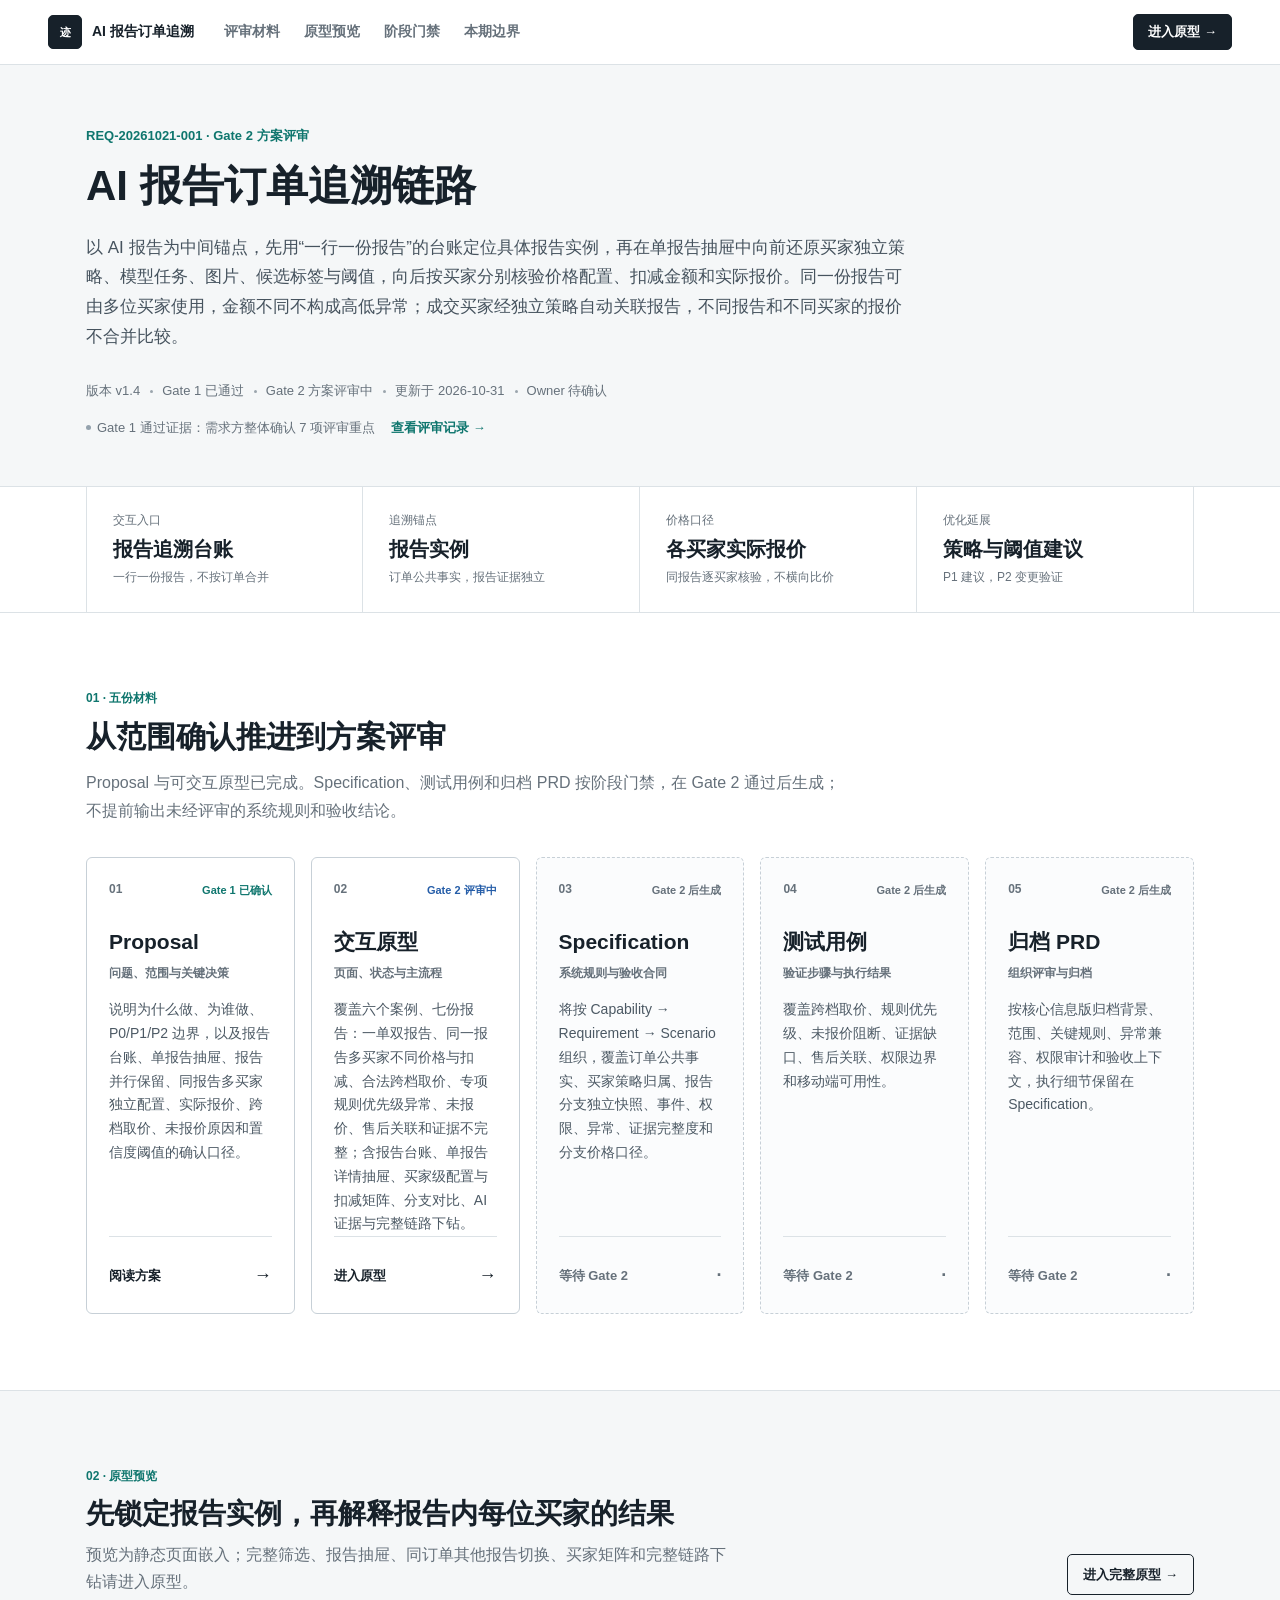
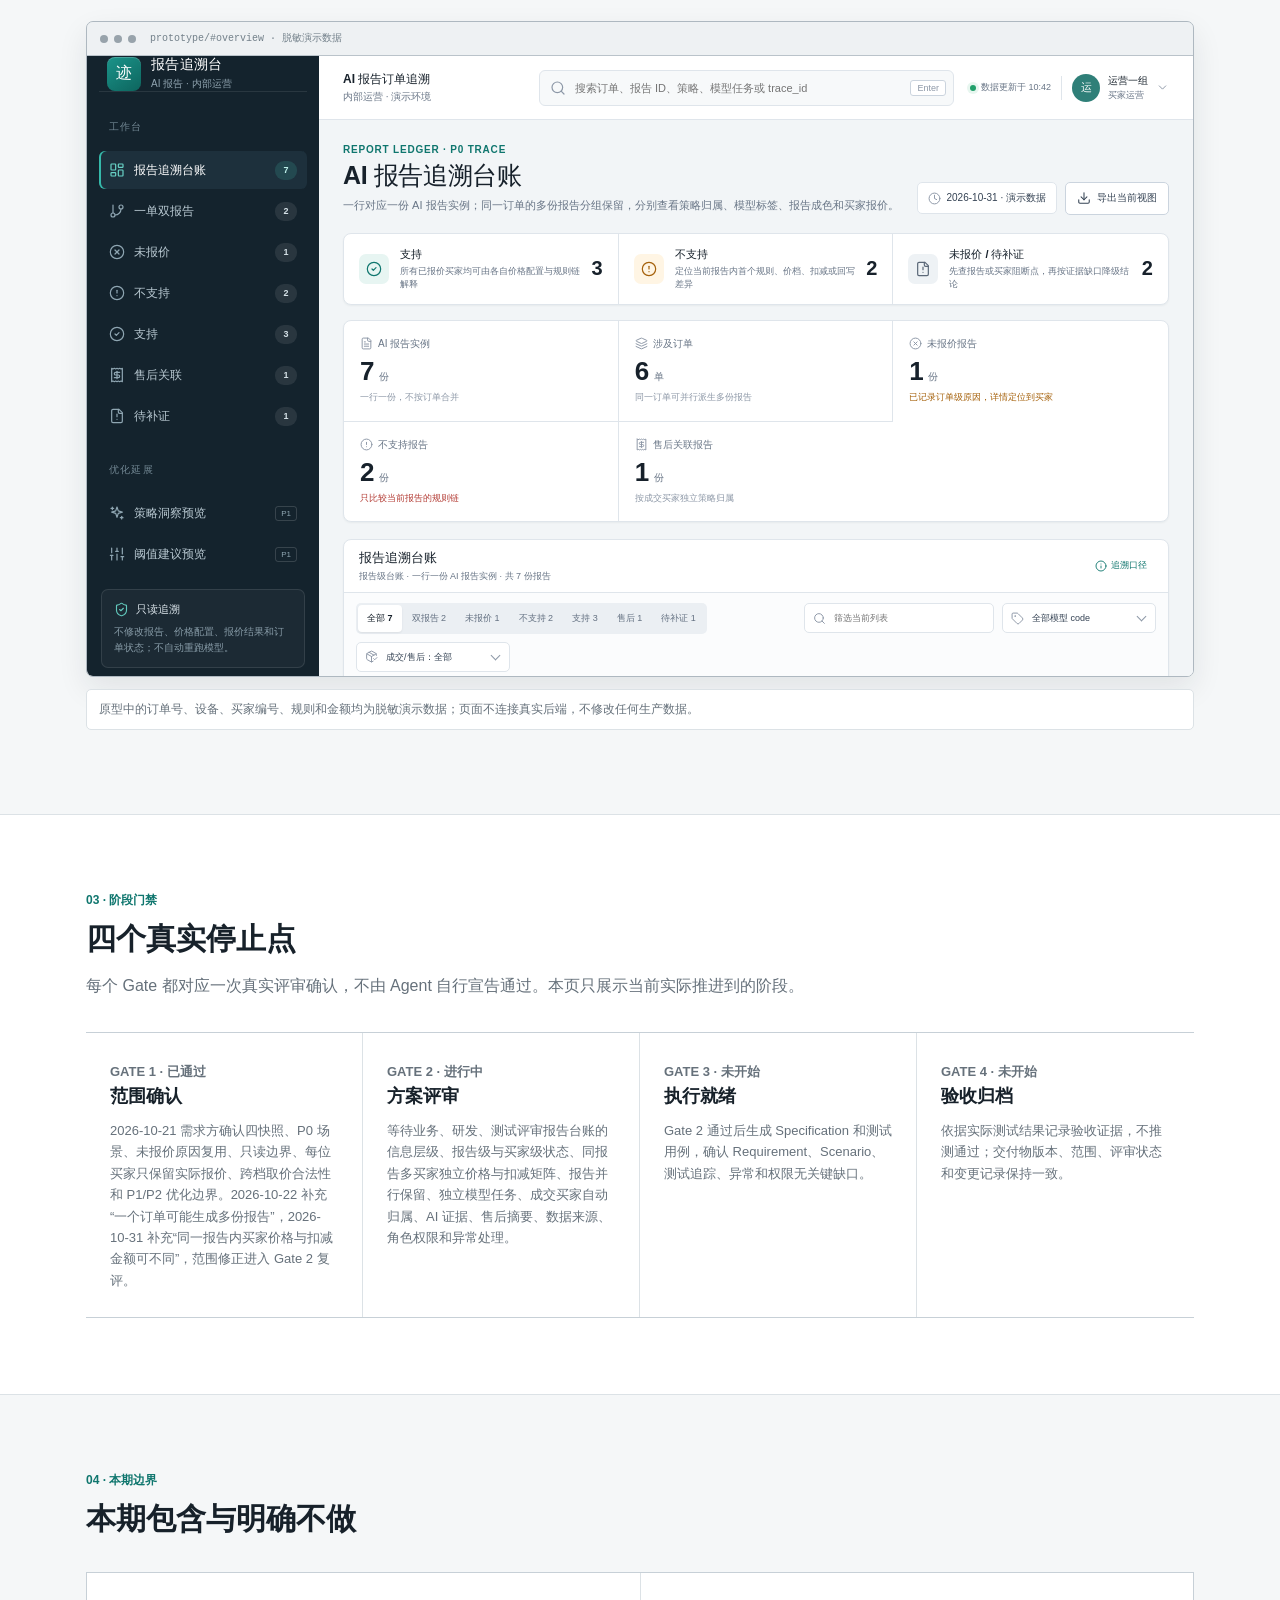
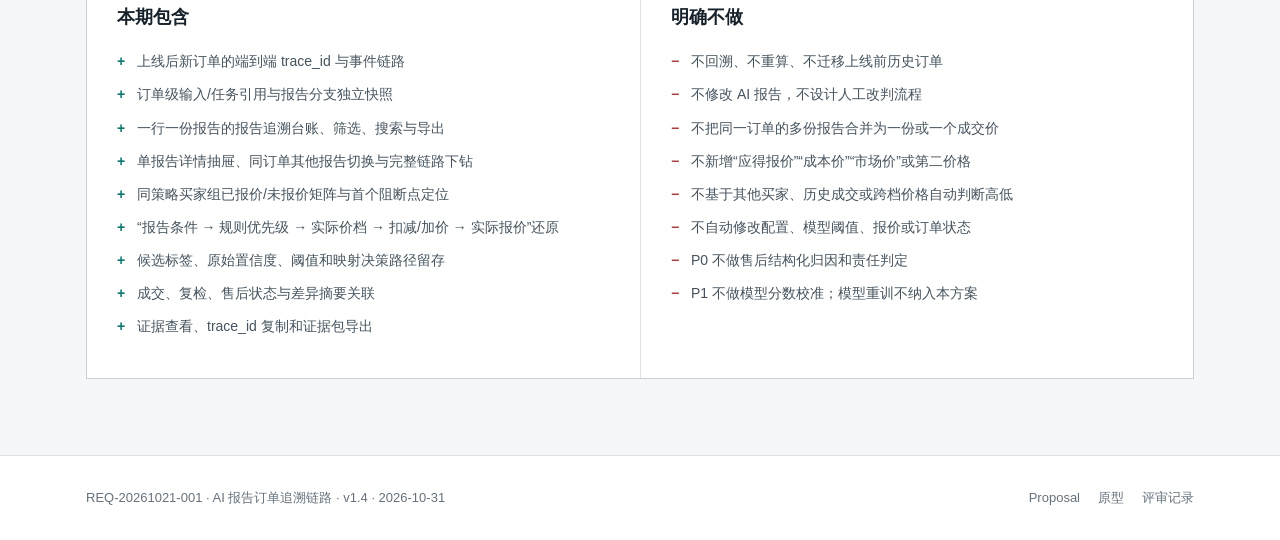
<file: index.html>
<!doctype html>
<html lang="zh-CN">
<head>
  <meta charset="utf-8">
  <meta name="viewport" content="width=device-width, initial-scale=1">
  <meta name="description" content="AI 报告订单追溯链路 Gate 2 产品评审站：以报告台账为入口，追溯同一订单多份 AI 报告的模型、标签、策略、买家报价、成交与售后。">
  <title>AI 报告订单追溯链路 | Gate 2 产品评审站</title>
  <link rel="icon" href="data:image/svg+xml,%3Csvg xmlns='http://www.w3.org/2000/svg' viewBox='0 0 64 64'%3E%3Crect width='64' height='64' rx='14' fill='%230f766e'/%3E%3Cpath d='M17 34h8l4-10 6 20 4-10h8' fill='none' stroke='white' stroke-width='4' stroke-linecap='round' stroke-linejoin='round'/%3E%3C/svg%3E">
  <link rel="stylesheet" href="assets/home.css">
</head>
<body>
  <header class="site-header">
    <div class="header-inner">
      <a class="brand" href="./"><span class="brand-mark">迹</span><span class="brand-label">AI 报告订单追溯</span></a>
      <nav class="header-nav" aria-label="页面目录">
        <a href="#materials">评审材料</a>
        <a href="#prototype-preview">原型预览</a>
        <a href="#review">阶段门禁</a>
        <a href="#scope">本期边界</a>
      </nav>
      <a class="header-action" href="prototype/">进入原型 →</a>
    </div>
  </header>

  <main>
    <section class="hero" id="overview">
      <div class="hero-inner">
        <p class="eyebrow">REQ-20261021-001 · Gate 2 方案评审</p>
        <h1>AI 报告订单追溯链路</h1>
        <p class="hero-summary">以 AI 报告为中间锚点，先用“一行一份报告”的台账定位具体报告实例，再在单报告抽屉中向前还原买家独立策略、模型任务、图片、候选标签与阈值，向后按买家分别核验价格配置、扣减金额和实际报价。同一份报告可由多位买家使用，金额不同不构成高低异常；成交买家经独立策略自动关联报告，不同报告和不同买家的报价不合并比较。</p>
        <div class="hero-meta"><span>版本 v1.4</span><span>Gate 1 已通过</span><span>Gate 2 方案评审中</span><span>更新于 2026-10-31</span><span>Owner 待确认</span></div>
        <div class="review-link-row"><span>Gate 1 通过证据：需求方整体确认 7 项评审重点</span><a href="review-record/">查看评审记录 →</a></div>
      </div>
    </section>

    <section class="facts" aria-label="项目关键结论">
      <div class="facts-inner">
        <div class="fact"><p class="fact-label">交互入口</p><p class="fact-value">报告追溯台账</p><p class="fact-note">一行一份报告，不按订单合并</p></div>
        <div class="fact"><p class="fact-label">追溯锚点</p><p class="fact-value">报告实例</p><p class="fact-note">订单公共事实，报告证据独立</p></div>
        <div class="fact"><p class="fact-label">价格口径</p><p class="fact-value">各买家实际报价</p><p class="fact-note">同报告逐买家核验，不横向比价</p></div>
        <div class="fact"><p class="fact-label">优化延展</p><p class="fact-value">策略与阈值建议</p><p class="fact-note">P1 建议，P2 变更验证</p></div>
      </div>
    </section>

    <section class="section" id="materials">
      <div class="section-head">
        <p class="section-index">01 · 五份材料</p>
        <h2>从范围确认推进到方案评审</h2>
        <p class="section-description">Proposal 与可交互原型已完成。Specification、测试用例和归档 PRD 按阶段门禁，在 Gate 2 通过后生成；不提前输出未经评审的系统规则和验收结论。</p>
      </div>
      <div class="artifact-grid">
        <a class="artifact proposal" href="proposal/">
          <div class="artifact-top"><span class="artifact-number">01</span><span class="artifact-status">Gate 1 已确认</span></div>
          <h3>Proposal</h3><p class="artifact-role">问题、范围与关键决策</p>
          <p class="artifact-description">说明为什么做、为谁做、P0/P1/P2 边界，以及报告台账、单报告抽屉、报告并行保留、同报告多买家独立配置、实际报价、跨档取价、未报价原因和置信度阈值的确认口径。</p>
          <div class="artifact-open"><span>阅读方案</span><span>→</span></div>
        </a>
        <a class="artifact prototype" href="prototype/">
          <div class="artifact-top"><span class="artifact-number">02</span><span class="artifact-status">Gate 2 评审中</span></div>
          <h3>交互原型</h3><p class="artifact-role">页面、状态与主流程</p>
          <p class="artifact-description">覆盖六个案例、七份报告：一单双报告、同一报告多买家不同价格与扣减、合法跨档取价、专项规则优先级异常、未报价、售后关联和证据不完整；含报告台账、单报告详情抽屉、买家级配置与扣减矩阵、分支对比、AI 证据与完整链路下钻。</p>
          <div class="artifact-open"><span>进入原型</span><span>→</span></div>
        </a>
        <div class="artifact specification disabled" aria-disabled="true">
          <div class="artifact-top"><span class="artifact-number">03</span><span class="artifact-status">Gate 2 后生成</span></div>
          <h3>Specification</h3><p class="artifact-role">系统规则与验收合同</p>
          <p class="artifact-description">将按 Capability → Requirement → Scenario 组织，覆盖订单公共事实、买家策略归属、报告分支独立快照、事件、权限、异常、证据完整度和分支价格口径。</p>
          <div class="artifact-open"><span>等待 Gate 2</span><span>·</span></div>
        </div>
        <div class="artifact test-cases disabled" aria-disabled="true">
          <div class="artifact-top"><span class="artifact-number">04</span><span class="artifact-status">Gate 2 后生成</span></div>
          <h3>测试用例</h3><p class="artifact-role">验证步骤与执行结果</p>
          <p class="artifact-description">覆盖跨档取价、规则优先级、未报价阻断、证据缺口、售后关联、权限边界和移动端可用性。</p>
          <div class="artifact-open"><span>等待 Gate 2</span><span>·</span></div>
        </div>
        <div class="artifact archive disabled" aria-disabled="true">
          <div class="artifact-top"><span class="artifact-number">05</span><span class="artifact-status">Gate 2 后生成</span></div>
          <h3>归档 PRD</h3><p class="artifact-role">组织评审与归档</p>
          <p class="artifact-description">按核心信息版归档背景、范围、关键规则、异常兼容、权限审计和验收上下文，执行细节保留在 Specification。</p>
          <div class="artifact-open"><span>等待 Gate 2</span><span>·</span></div>
        </div>
      </div>
    </section>

    <section class="preview-band" id="prototype-preview">
      <div class="preview-inner">
        <div class="preview-head">
          <div><p class="section-index">02 · 原型预览</p><h2>先锁定报告实例，再解释报告内每位买家的结果</h2><p>预览为静态页面嵌入；完整筛选、报告抽屉、同订单其他报告切换、买家矩阵和完整链路下钻请进入原型。</p></div>
          <a class="preview-link" href="prototype/">进入完整原型 →</a>
        </div>
        <div class="prototype-window" aria-label="原型预览窗口">
          <div class="window-bar"><span class="window-dot"></span><span class="window-dot"></span><span class="window-dot"></span><span class="window-address">prototype/#overview · 脱敏演示数据</span></div>
          <iframe src="prototype/#overview" title="AI 报告订单追溯链路原型预览" loading="lazy"></iframe>
        </div>
        <div class="reading-note">原型中的订单号、设备、买家编号、规则和金额均为脱敏演示数据；页面不连接真实后端，不修改任何生产数据。</div>
      </div>
    </section>

    <section class="section" id="review">
      <div class="section-head">
        <p class="section-index">03 · 阶段门禁</p>
        <h2>四个真实停止点</h2>
        <p class="section-description">每个 Gate 都对应一次真实评审确认，不由 Agent 自行宣告通过。本页只展示当前实际推进到的阶段。</p>
      </div>
      <div class="gate-list">
        <div class="gate">
          <p class="gate-step">GATE 1 · 已通过</p>
          <h3>范围确认</h3>
          <p>2026-10-21 需求方确认四快照、P0 场景、未报价原因复用、只读边界、每位买家只保留实际报价、跨档取价合法性和 P1/P2 优化边界。2026-10-22 补充“一个订单可能生成多份报告”，2026-10-31 补充“同一报告内买家价格与扣减金额可不同”，范围修正进入 Gate 2 复评。</p>
        </div>
        <div class="gate">
          <p class="gate-step">GATE 2 · 进行中</p>
          <h3>方案评审</h3>
          <p>等待业务、研发、测试评审报告台账的信息层级、报告级与买家级状态、同报告多买家独立价格与扣减矩阵、报告并行保留、独立模型任务、成交买家自动归属、AI 证据、售后摘要、数据来源、角色权限和异常处理。</p>
        </div>
        <div class="gate">
          <p class="gate-step">GATE 3 · 未开始</p>
          <h3>执行就绪</h3>
          <p>Gate 2 通过后生成 Specification 和测试用例，确认 Requirement、Scenario、测试追踪、异常和权限无关键缺口。</p>
        </div>
        <div class="gate">
          <p class="gate-step">GATE 4 · 未开始</p>
          <h3>验收归档</h3>
          <p>依据实际测试结果记录验收证据，不推测通过；交付物版本、范围、评审状态和变更记录保持一致。</p>
        </div>
      </div>
    </section>

    <section class="scope-band" id="scope">
      <div class="section">
        <div class="section-head">
          <p class="section-index">04 · 本期边界</p>
          <h2>本期包含与明确不做</h2>
        </div>
        <div class="scope-grid">
          <div class="scope-column include">
            <h3>本期包含</h3>
            <ul>
              <li>上线后新订单的端到端 trace_id 与事件链路</li>
              <li>订单级输入/任务引用与报告分支独立快照</li>
              <li>一行一份报告的报告追溯台账、筛选、搜索与导出</li>
              <li>单报告详情抽屉、同订单其他报告切换与完整链路下钻</li>
              <li>同策略买家组已报价/未报价矩阵与首个阻断点定位</li>
              <li>“报告条件 → 规则优先级 → 实际价档 → 扣减/加价 → 实际报价”还原</li>
              <li>候选标签、原始置信度、阈值和映射决策路径留存</li>
              <li>成交、复检、售后状态与差异摘要关联</li>
              <li>证据查看、trace_id 复制和证据包导出</li>
            </ul>
          </div>
          <div class="scope-column exclude">
            <h3>明确不做</h3>
            <ul>
              <li>不回溯、不重算、不迁移上线前历史订单</li>
              <li>不修改 AI 报告，不设计人工改判流程</li>
              <li>不把同一订单的多份报告合并为一份或一个成交价</li>
              <li>不新增“应得报价”“成本价”“市场价”或第二价格</li>
              <li>不基于其他买家、历史成交或跨档价格自动判断高低</li>
              <li>不自动修改配置、模型阈值、报价或订单状态</li>
              <li>P0 不做售后结构化归因和责任判定</li>
              <li>P1 不做模型分数校准；模型重训不纳入本方案</li>
            </ul>
          </div>
        </div>
      </div>
    </section>
  </main>

  <footer class="site-footer">
    <div class="footer-inner">
      <span>REQ-20261021-001 · AI 报告订单追溯链路 · v1.4 · 2026-10-31</span>
      <div class="footer-links">
        <a href="proposal/">Proposal</a>
        <a href="prototype/">原型</a>
        <a href="review-record/">评审记录</a>
      </div>
    </div>
  </footer>
</body>
</html>
</file>
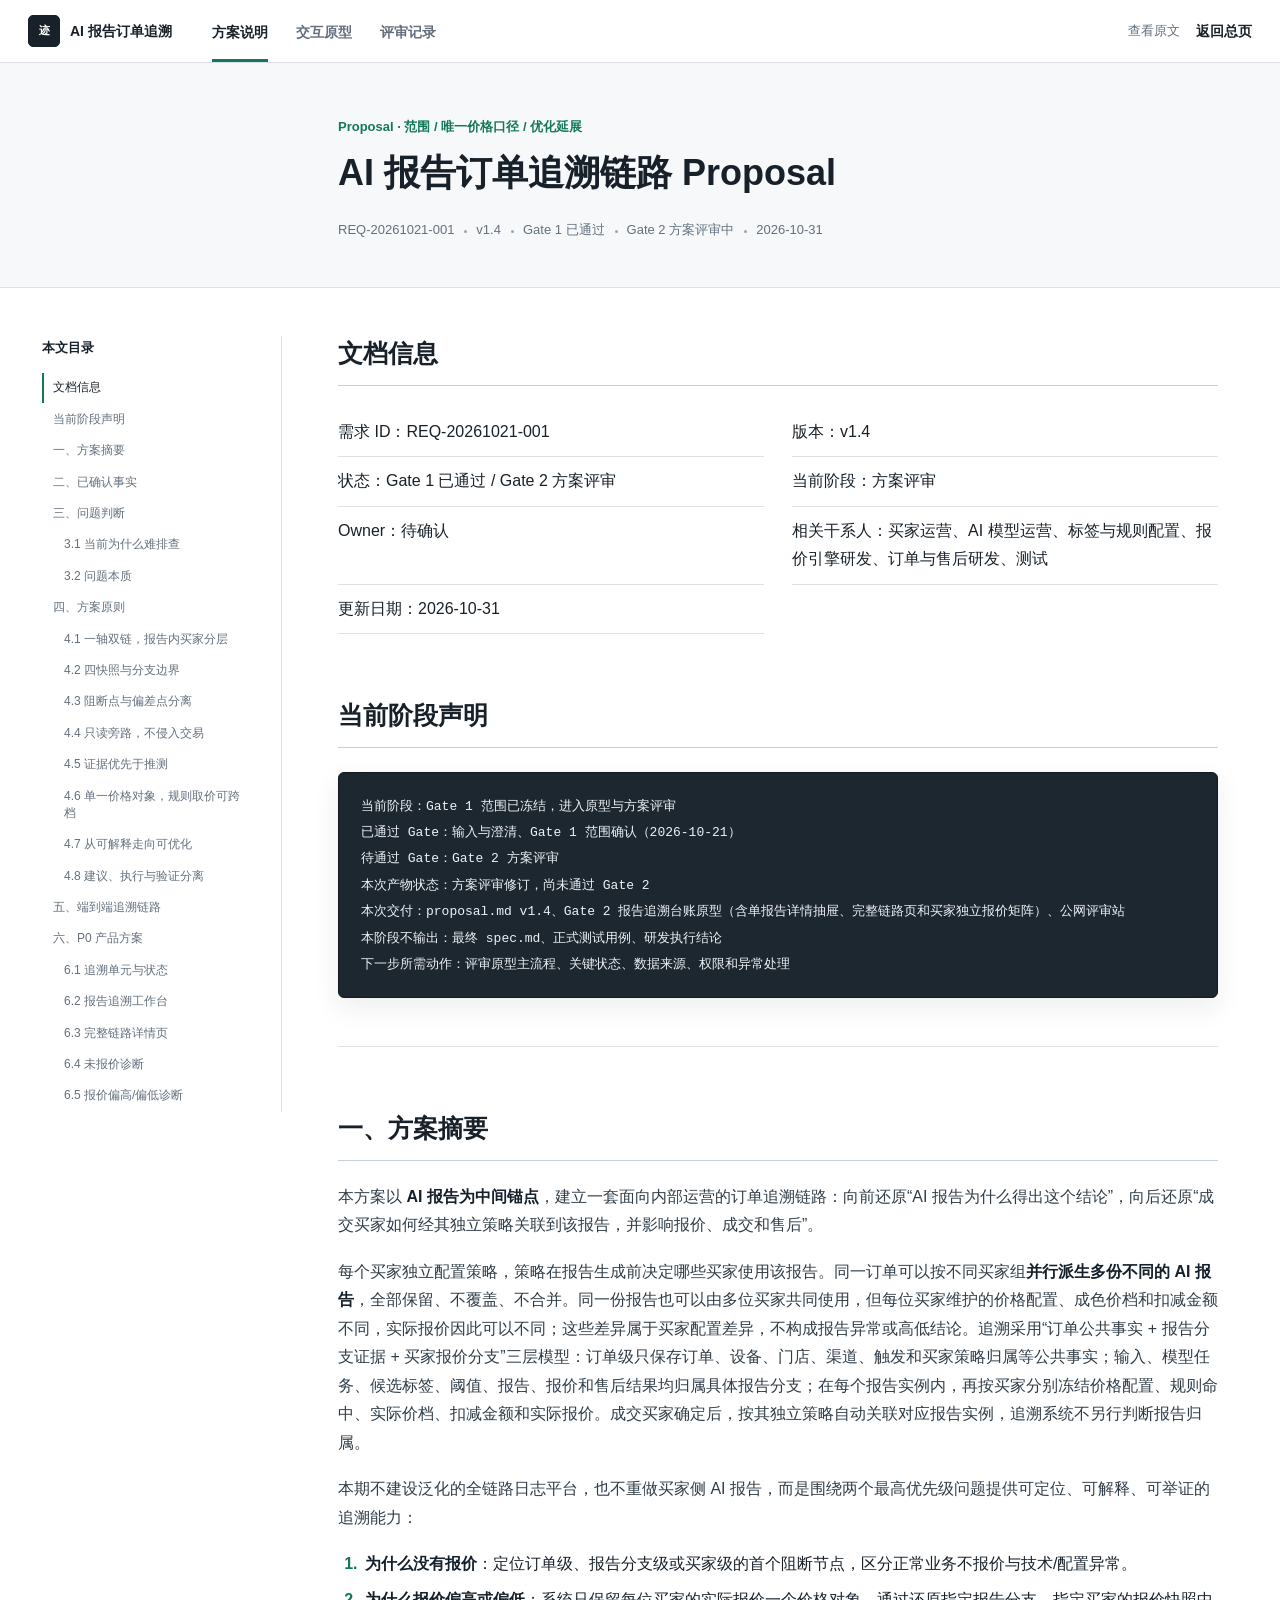
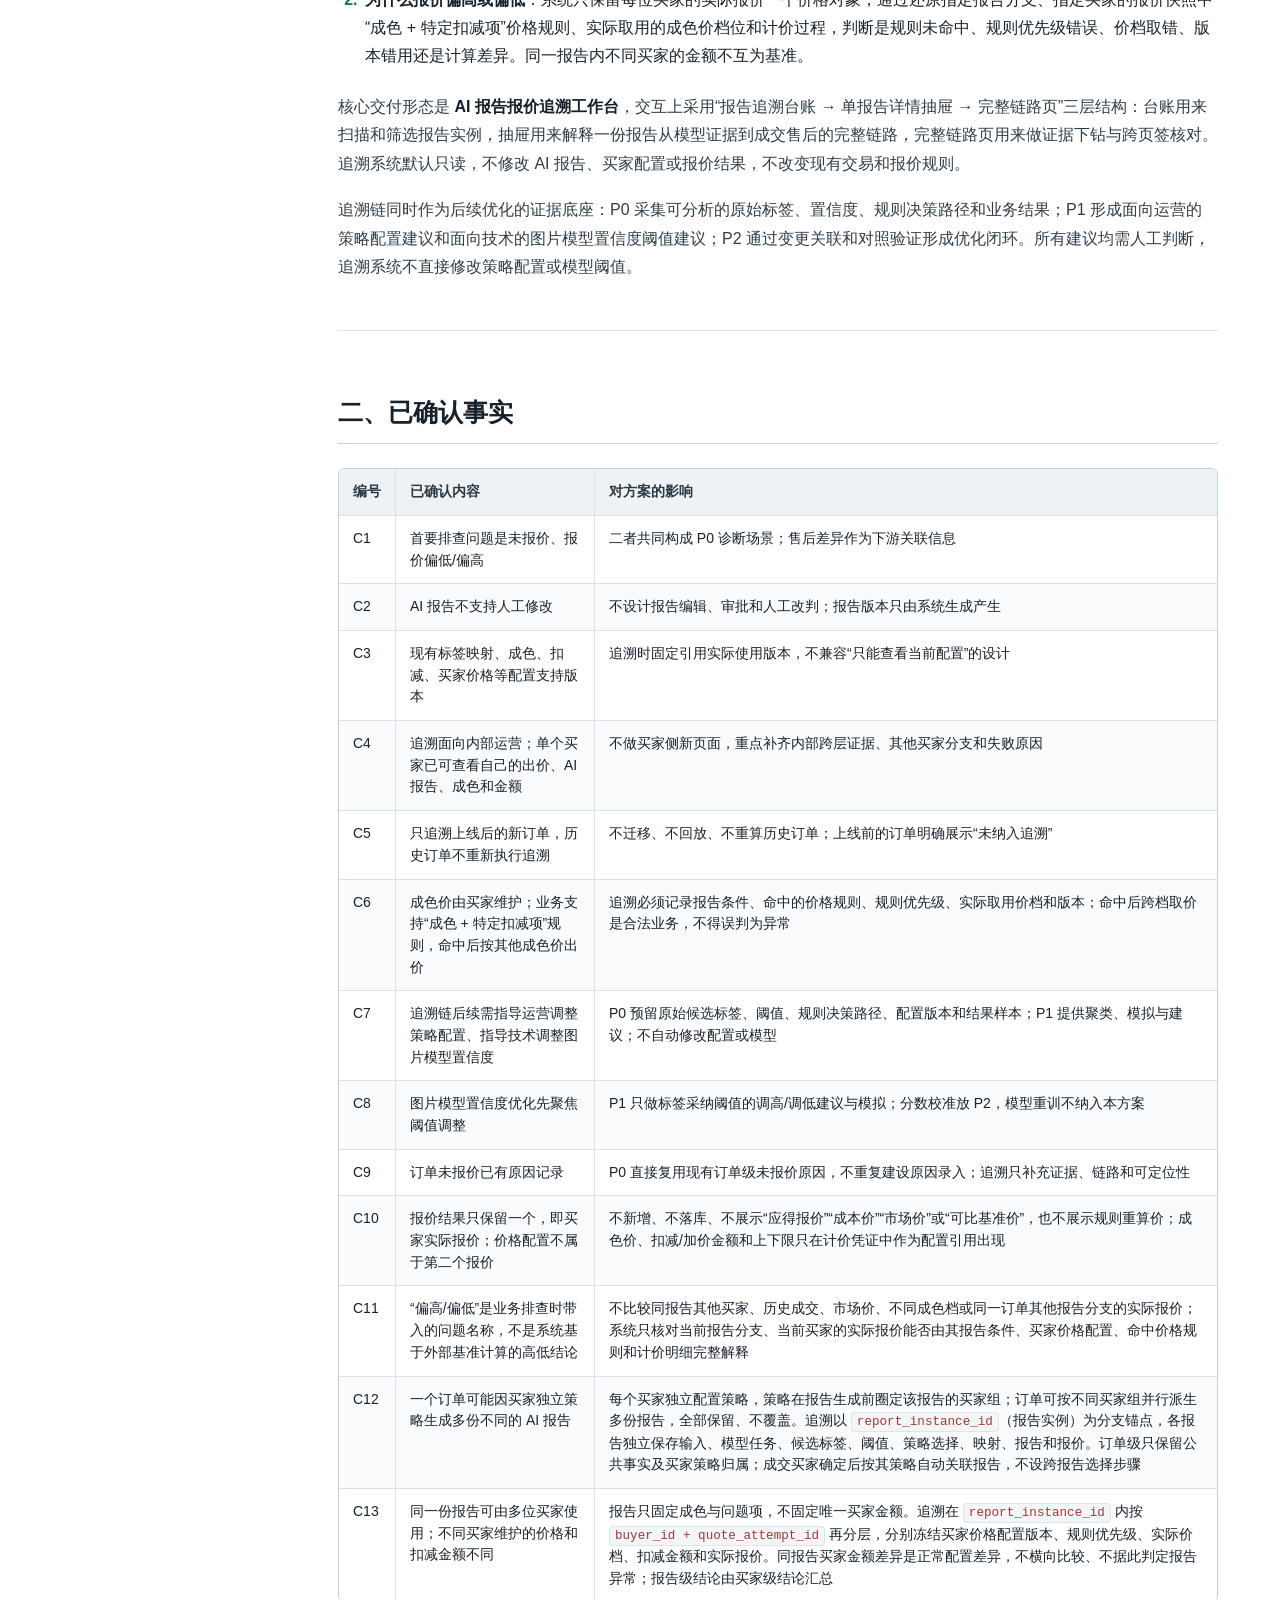
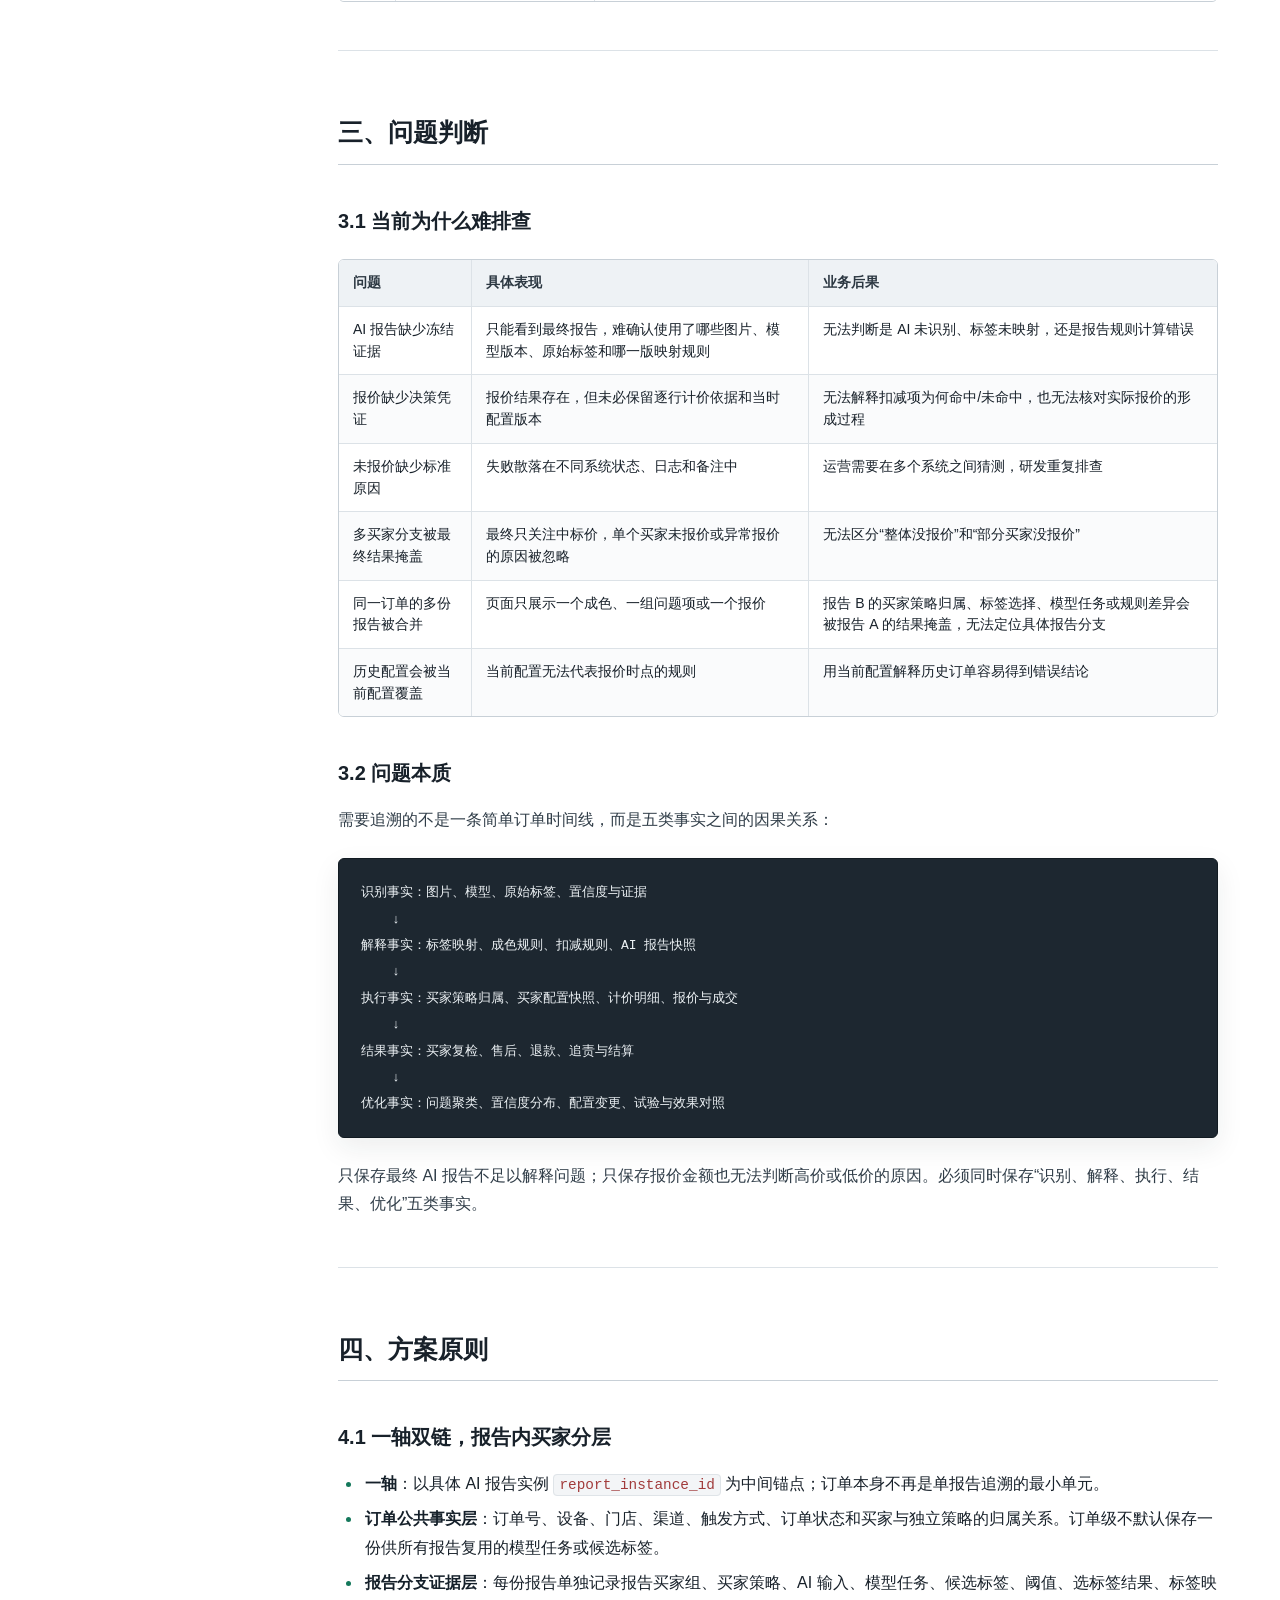
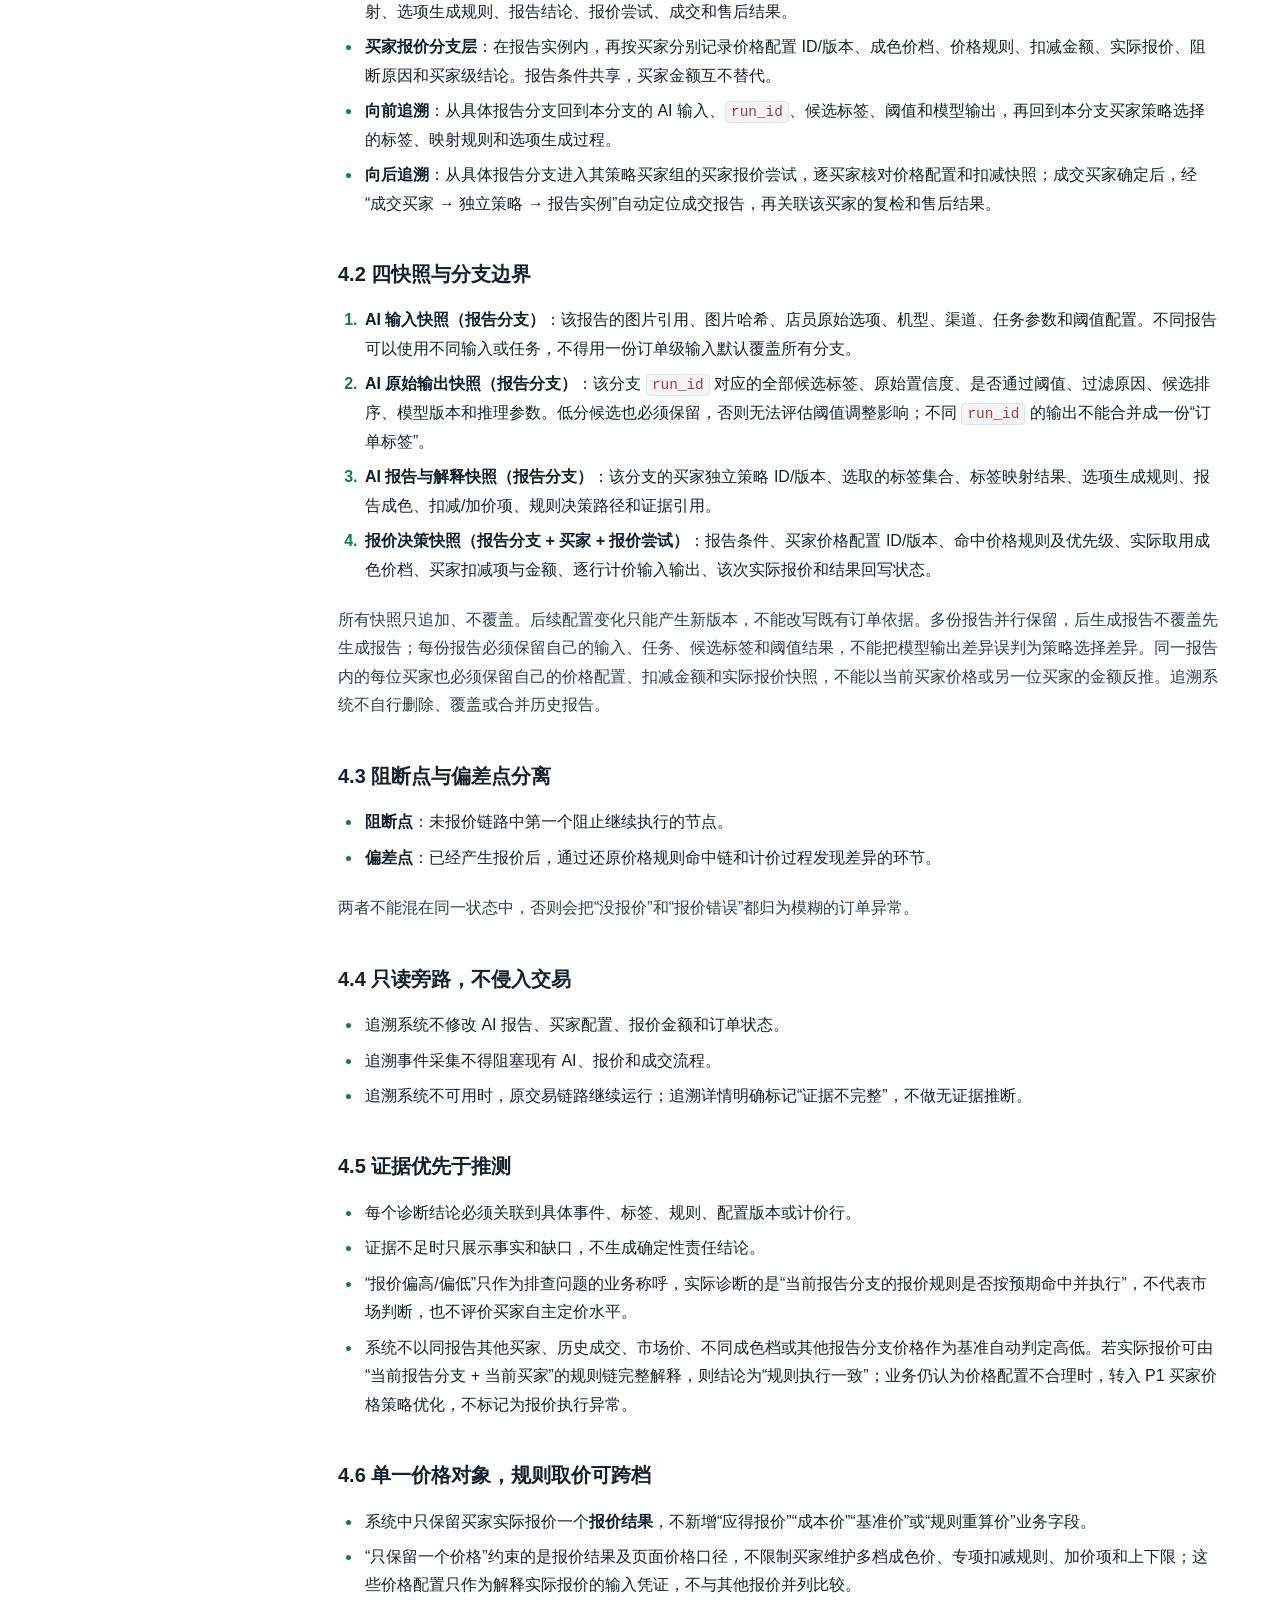
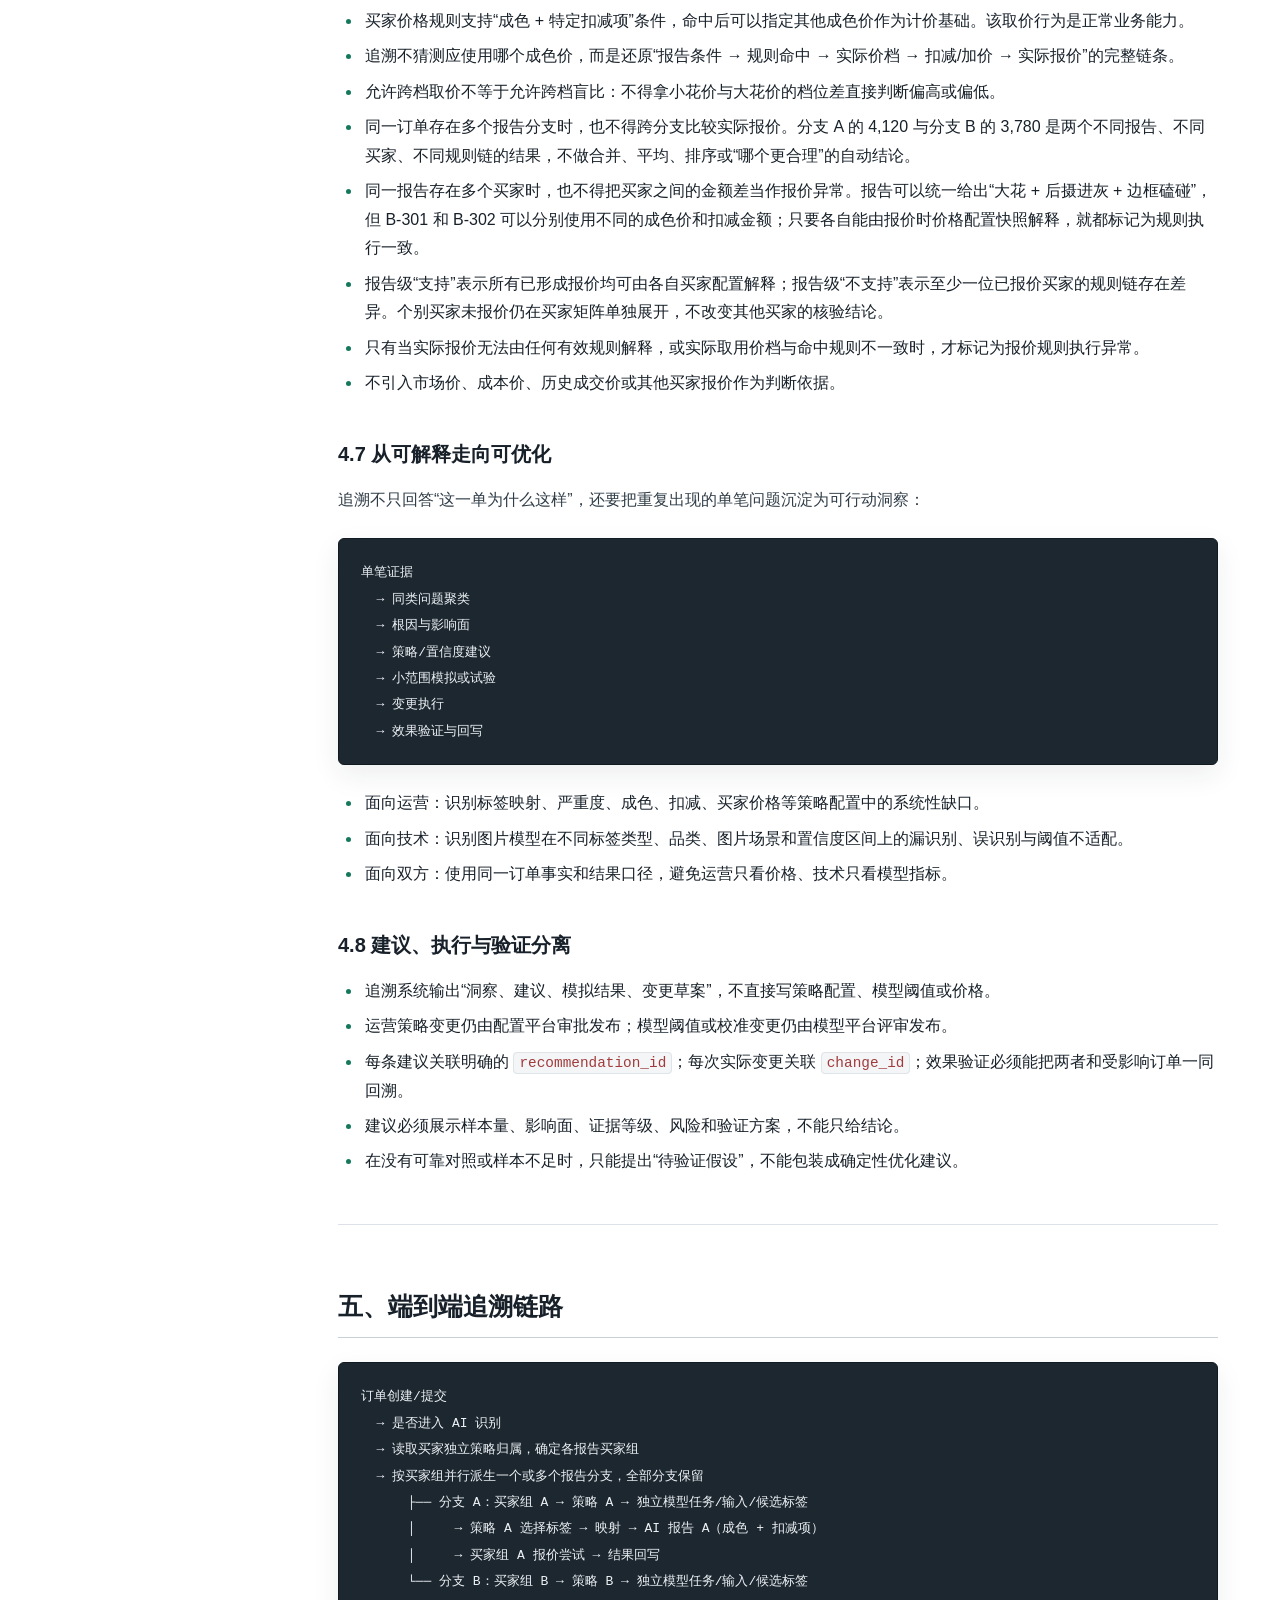
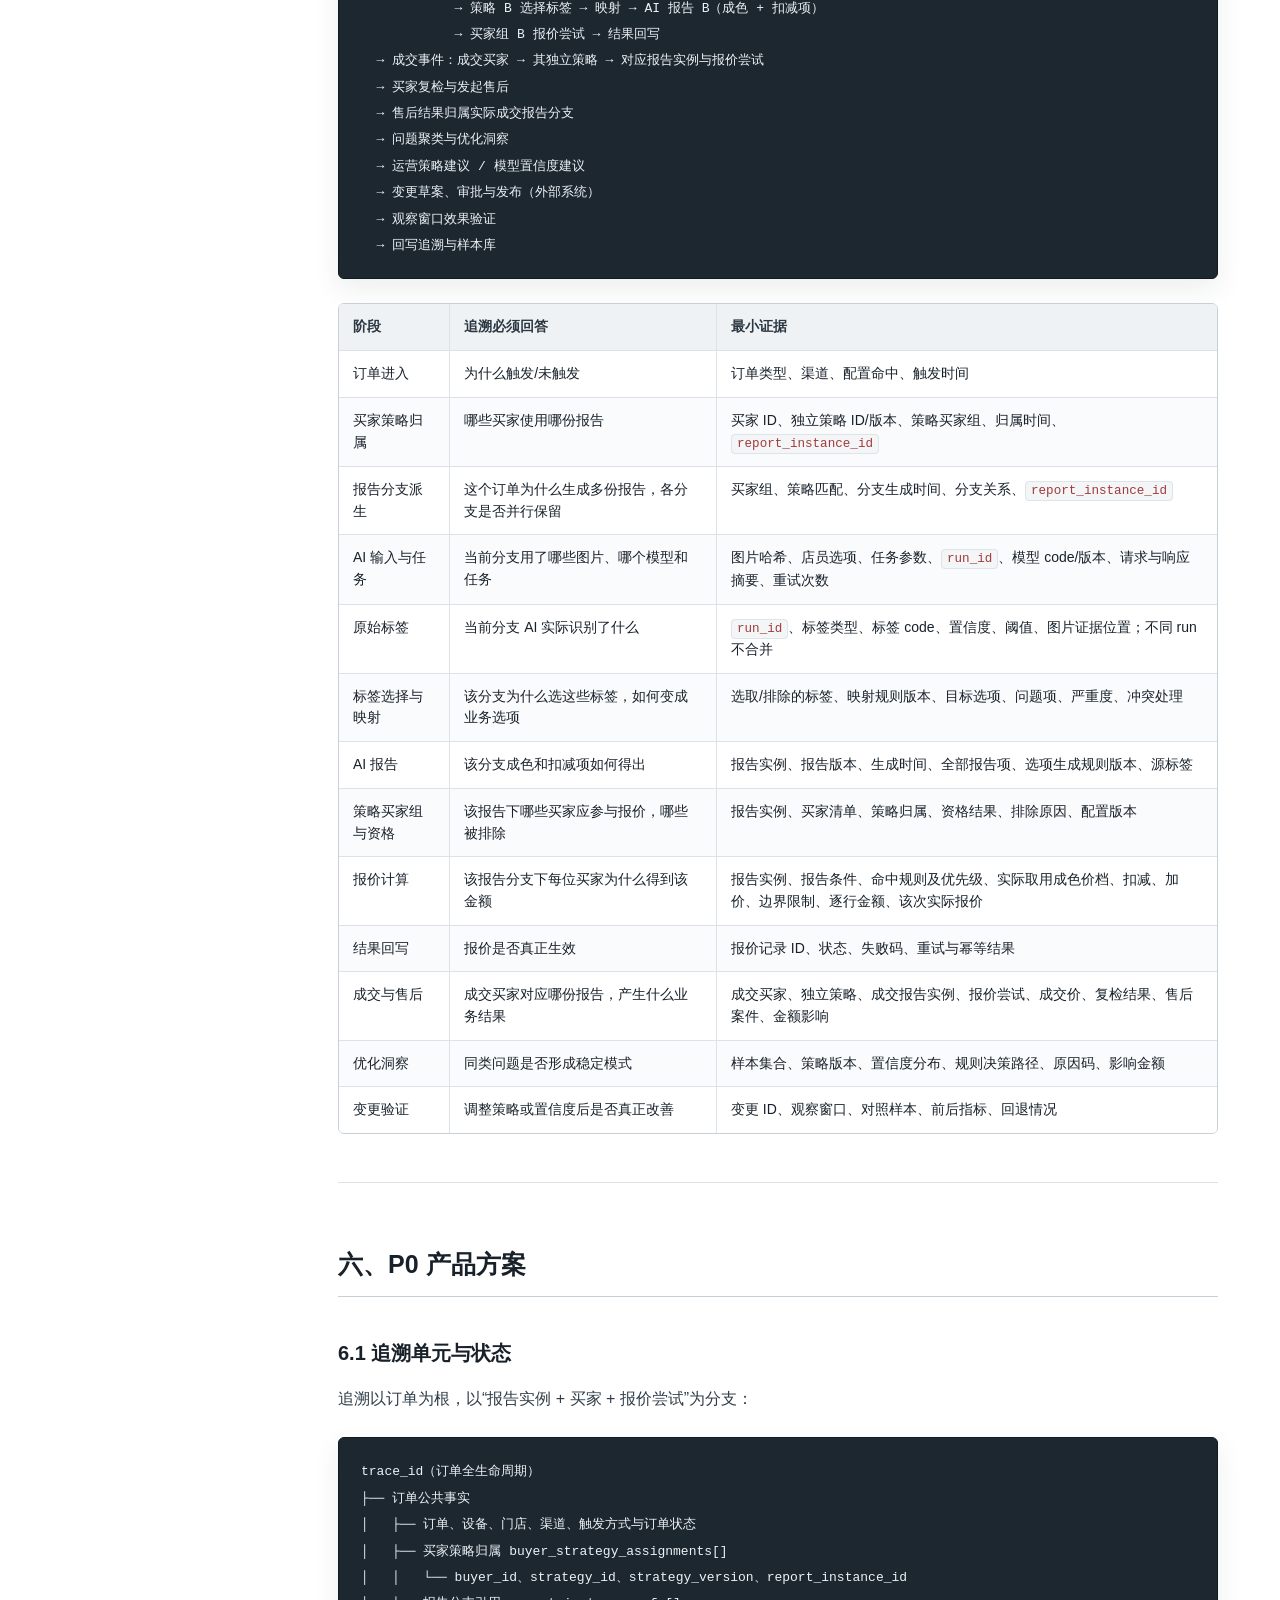
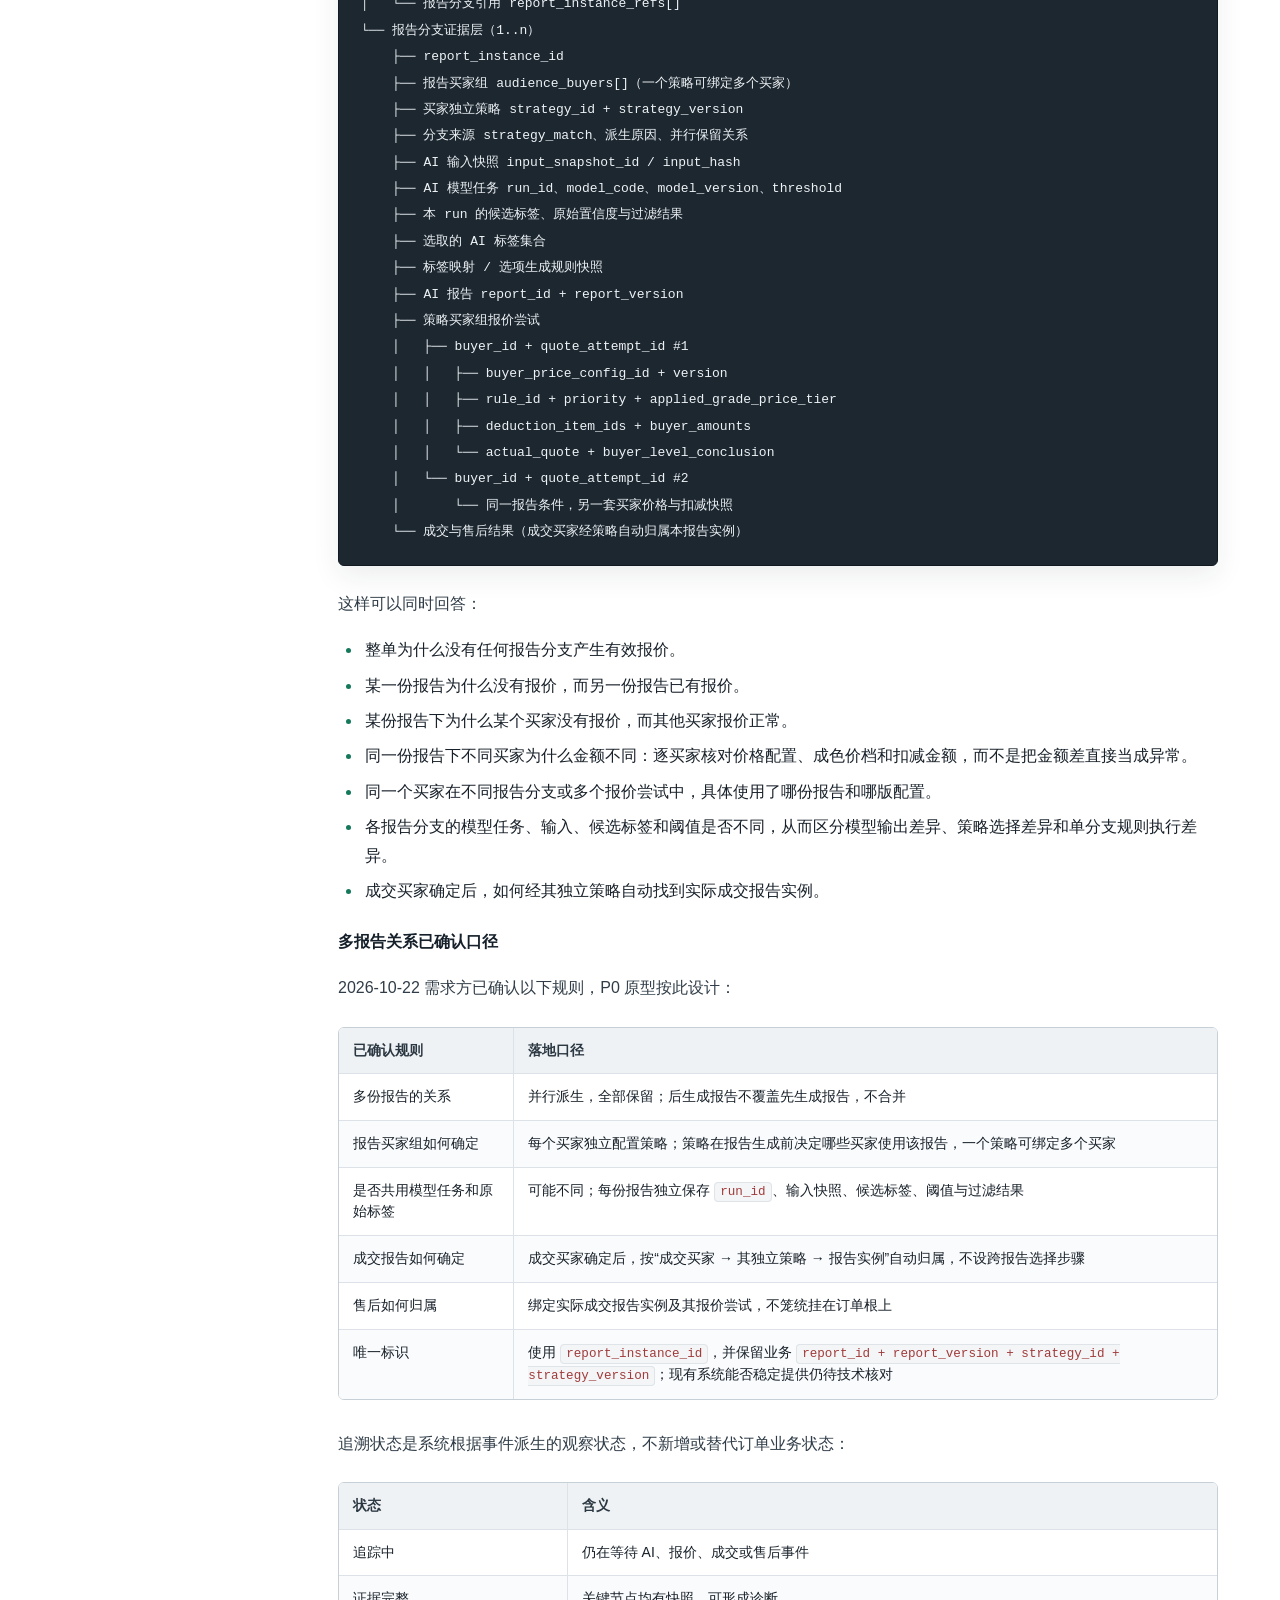
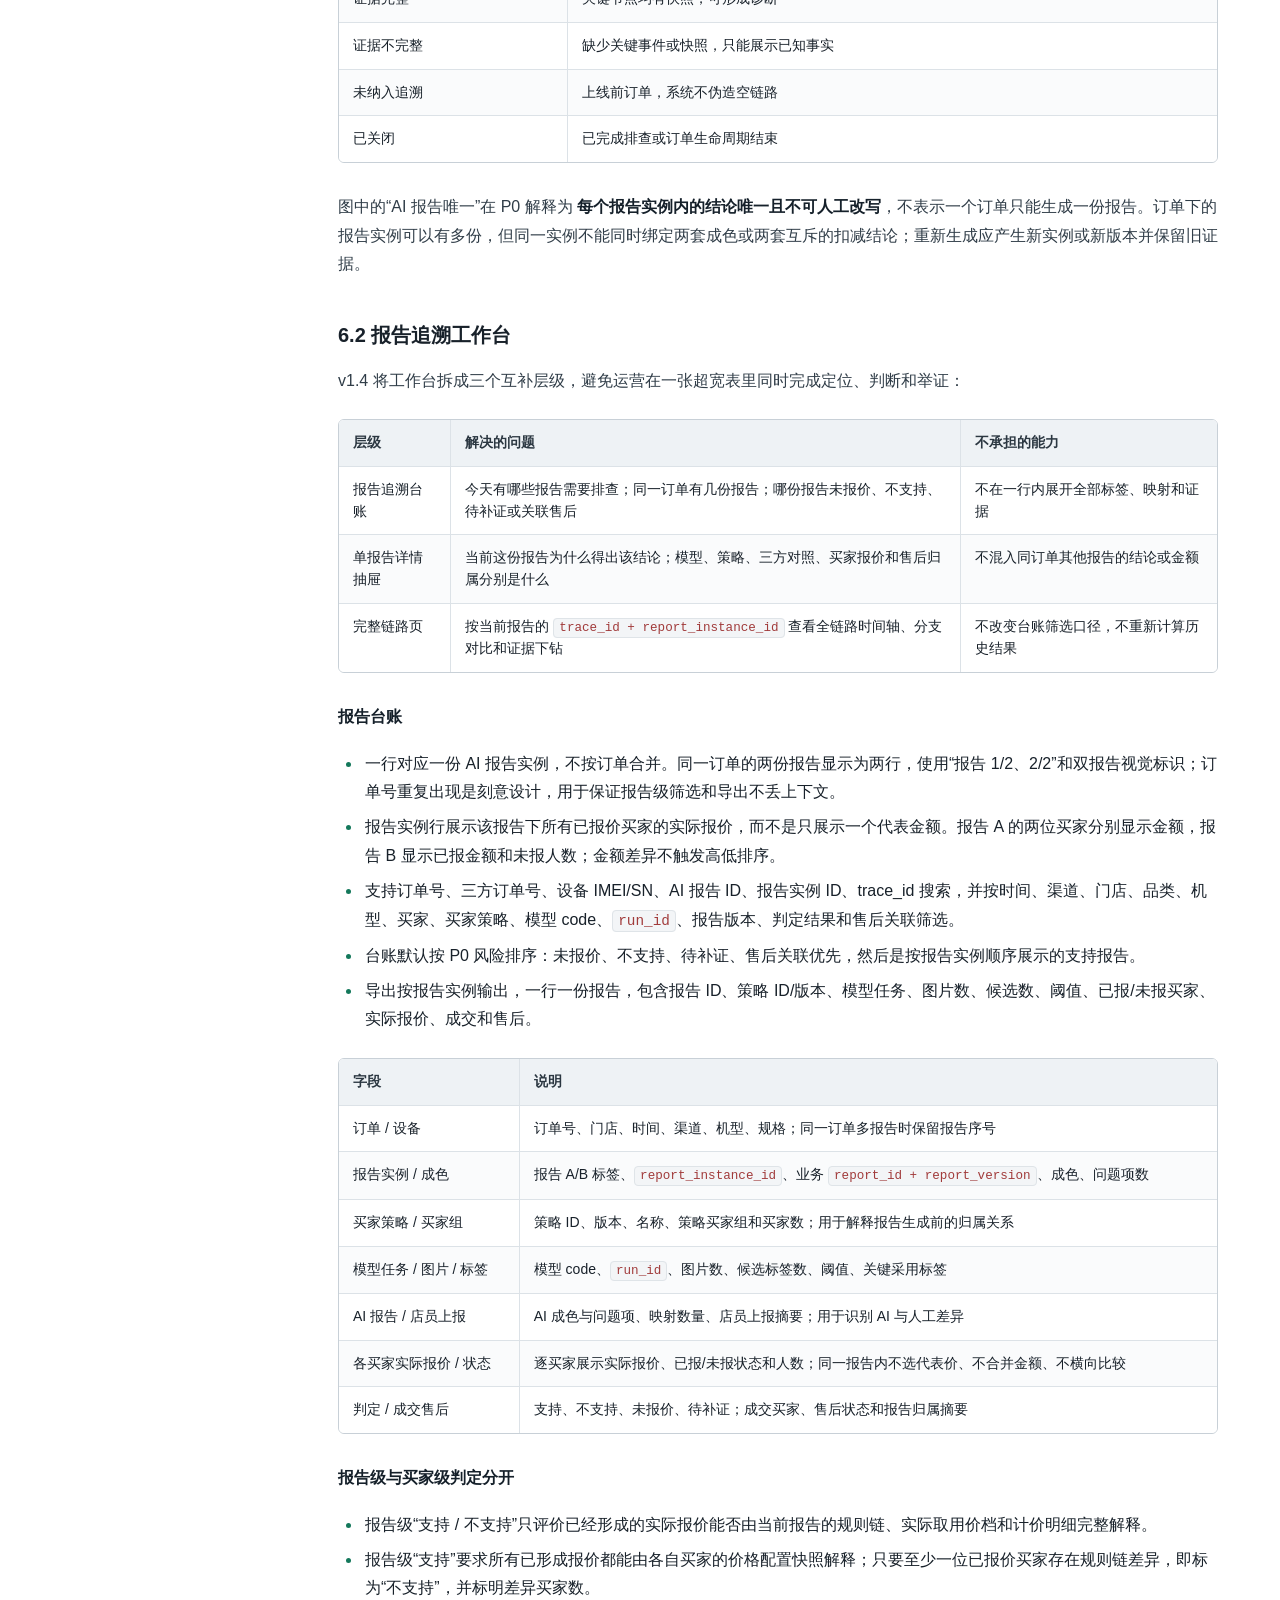
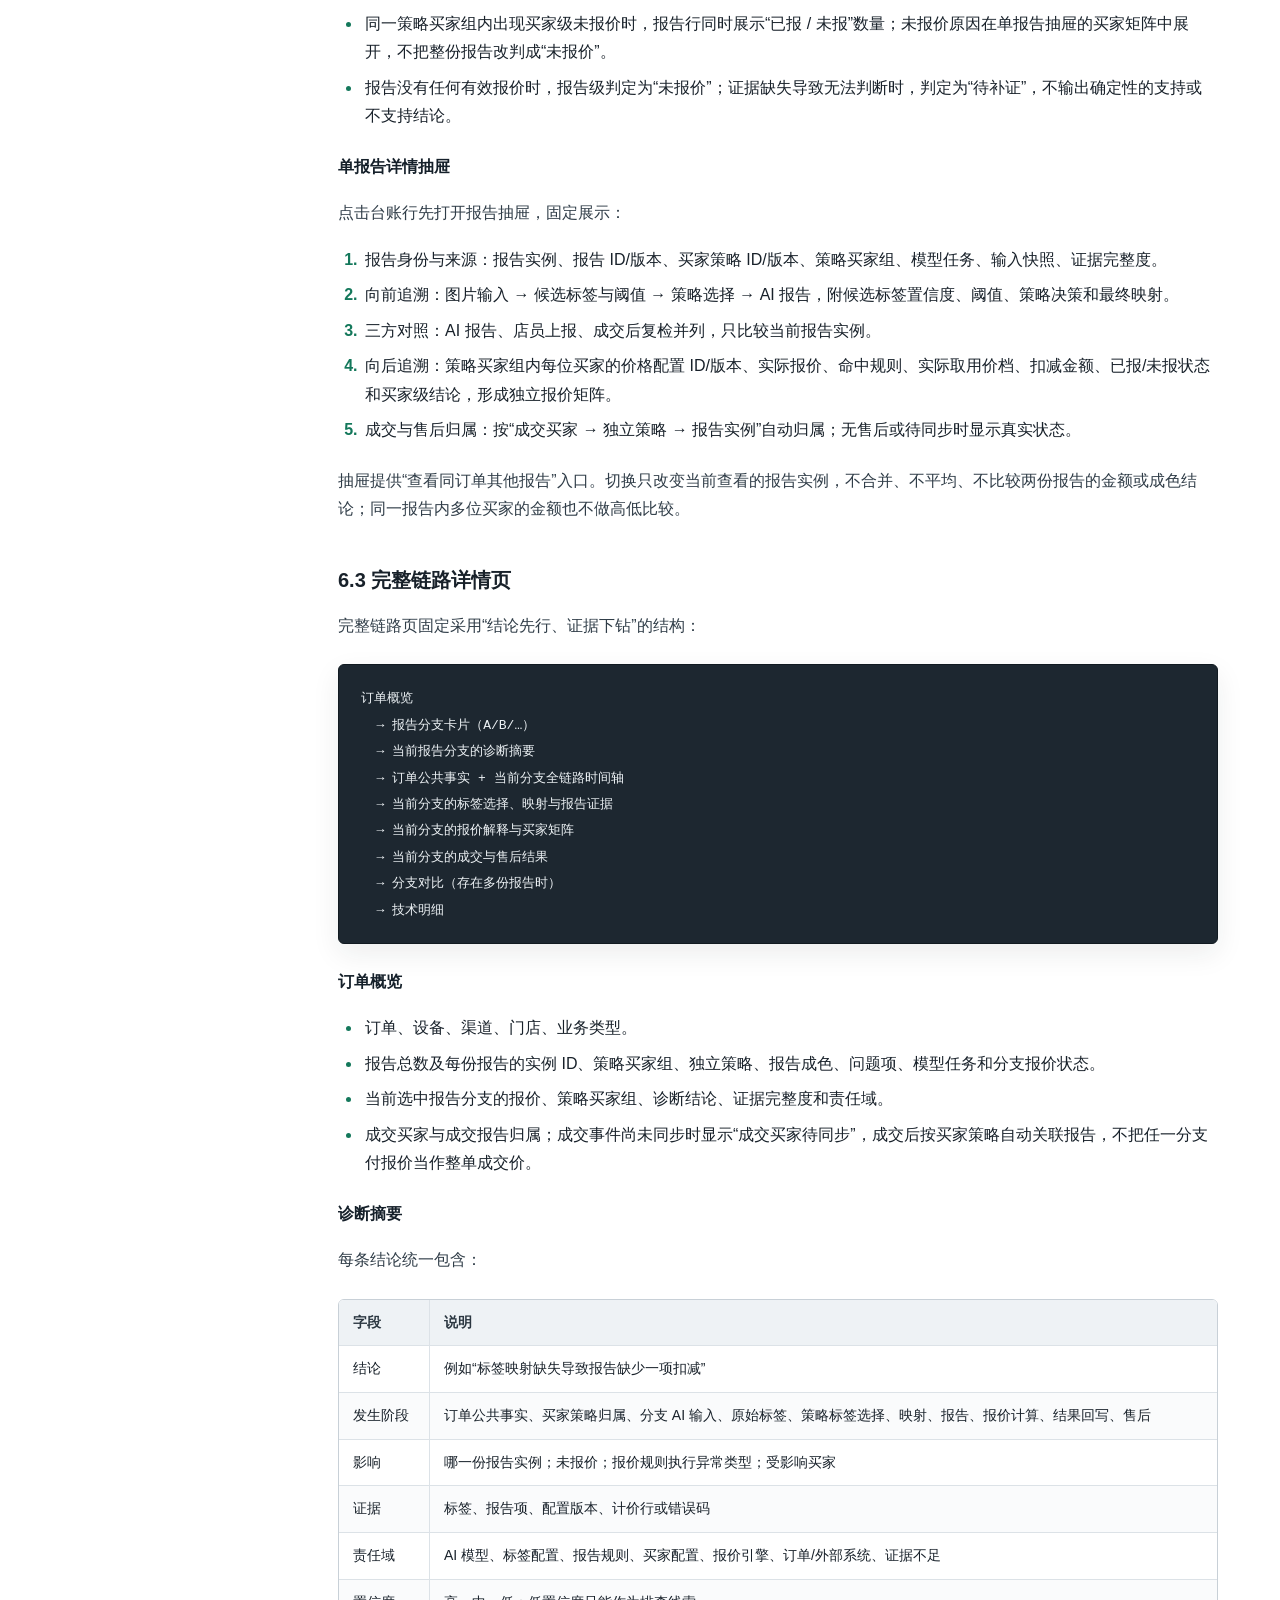
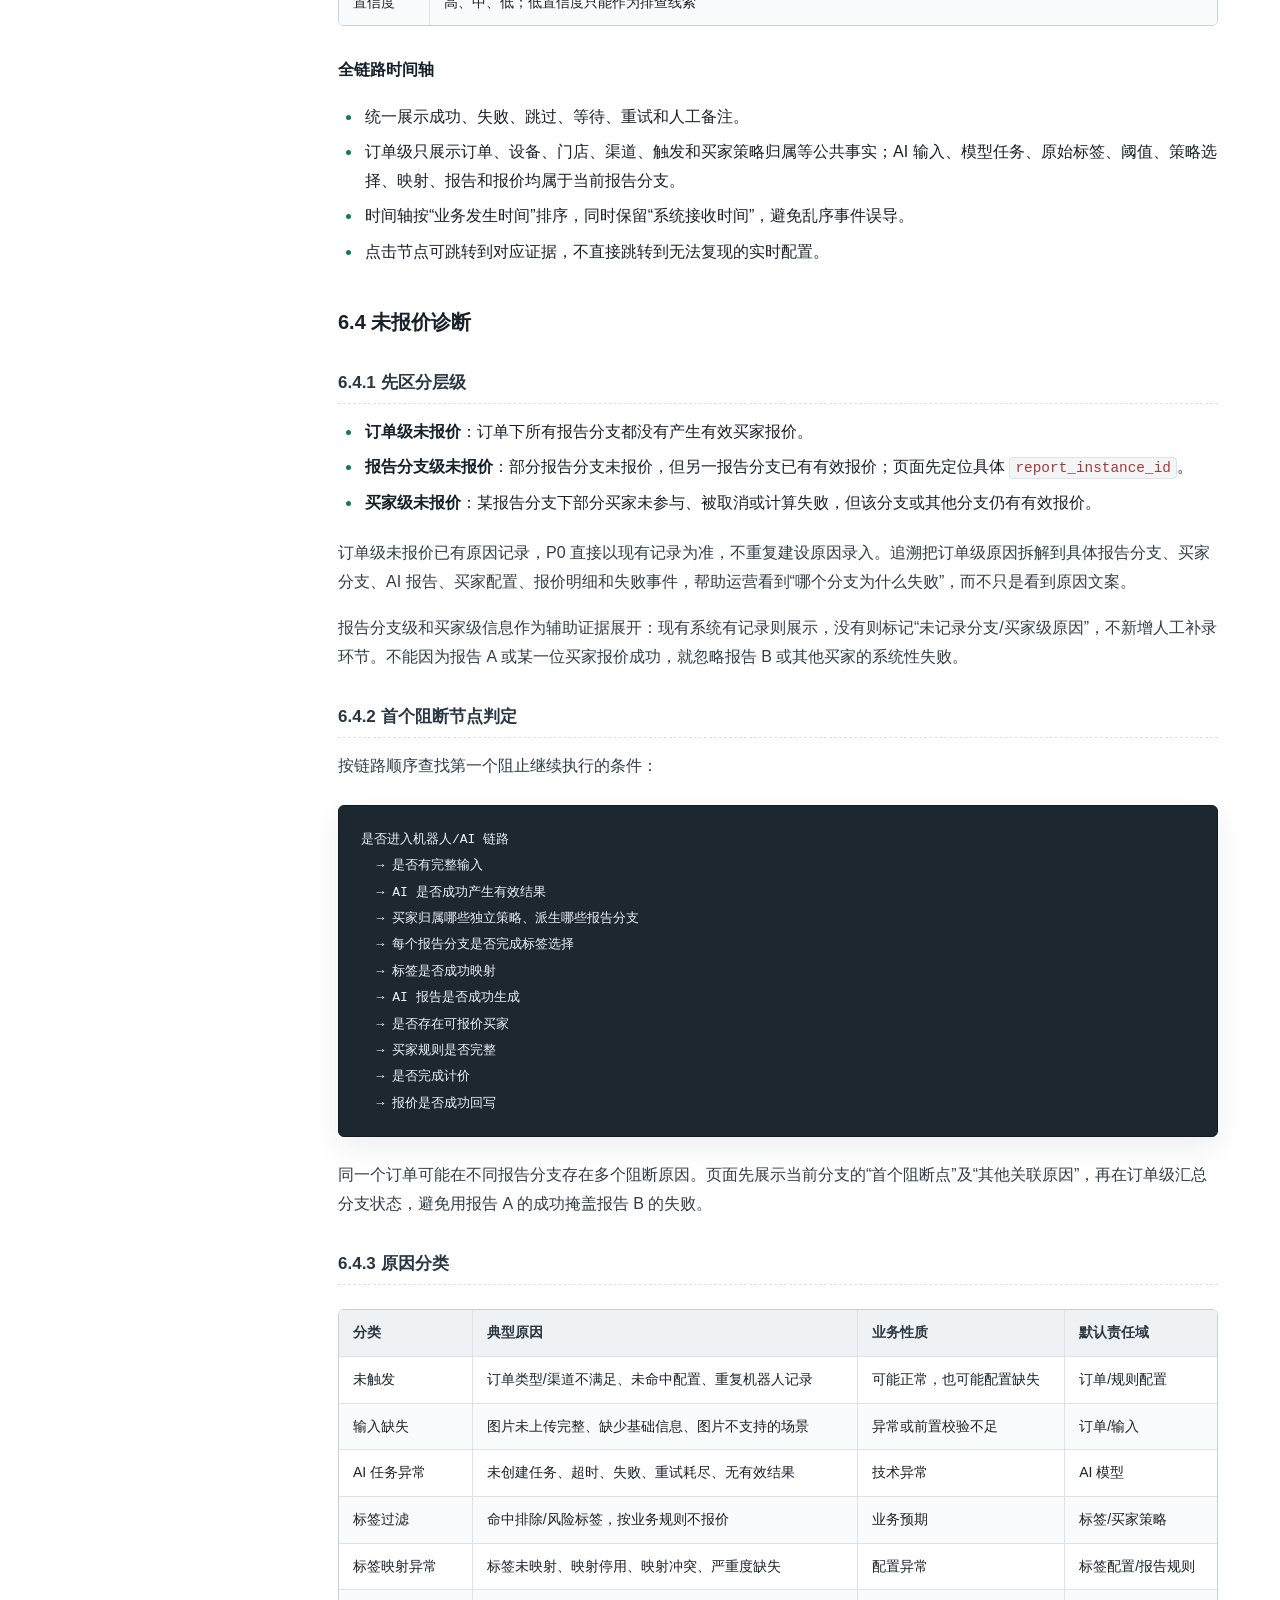
<file: proposal/index.html>
<!doctype html>
<html lang="zh-CN">
<head>
  <meta charset="utf-8">
  <meta name="viewport" content="width=device-width, initial-scale=1">
  <meta name="description" content="AI 报告订单追溯链路 Proposal">
  <title>Proposal | AI 报告订单追溯链路</title>
  <link rel="icon" href="data:image/svg+xml,%3Csvg xmlns='http://www.w3.org/2000/svg' viewBox='0 0 64 64'%3E%3Crect width='64' height='64' rx='14' fill='%230f766e'/%3E%3Cpath d='M17 34h8l4-10 6 20 4-10h8' fill='none' stroke='white' stroke-width='4' stroke-linecap='round' stroke-linejoin='round'/%3E%3C/svg%3E">
  <link rel="stylesheet" href="../assets/docs.css">
</head>
<body data-document="../proposal.md" data-kind="proposal">
  <a class="skip-link" href="#doc-content">跳到正文</a>
  <div class="reading-progress" id="reading-progress" aria-hidden="true"></div>
  <header class="topbar">
    <div class="topbar-inner">
      <a class="brand" href="../"><span class="brand-mark">迹</span><span class="brand-label">AI 报告订单追溯</span></a>
      <nav class="document-nav" aria-label="项目材料">
        <a data-nav-kind="proposal" href="../proposal/">方案说明</a>
        <a data-nav-kind="prototype" href="../prototype/">交互原型</a>
        <a data-nav-kind="review-record" href="../review-record/">评审记录</a>
      </nav>
      <div class="top-actions"><a class="source-link" id="source-link" href="../proposal.md">查看原文</a><a class="back-link" href="../">返回总页</a></div>
    </div>
  </header>
  <section class="doc-hero">
    <div class="doc-hero-inner">
      <p class="doc-kicker">Proposal · 范围 / 唯一价格口径 / 优化延展</p>
      <h1 class="doc-title" id="doc-title">正在加载 Proposal</h1>
      <div class="doc-meta"><span>REQ-20261021-001</span><span>v1.4</span><span>Gate 1 已通过</span><span>Gate 2 方案评审中</span><span>2026-10-31</span></div>
    </div>
  </section>
  <main class="doc-layout">
    <aside class="outline" aria-label="本文目录"><h2 class="outline-title">本文目录</h2><nav class="outline-nav" id="outline-nav"></nav></aside>
    <article class="doc-content" id="doc-content" aria-live="polite" aria-busy="true"><p class="loading-state">正在加载文档...</p></article>
  </main>
  <footer class="doc-footer"><div class="doc-footer-inner"><span>REQ-20261021-001 · AI 报告订单追溯链路</span><a href="../">返回项目总说明</a></div></footer>
  <button class="back-to-top" id="back-to-top" type="button" aria-label="返回顶部" title="返回顶部">↑</button>
  <script src="../assets/marked.min.js"></script>
  <script src="../assets/doc-viewer.js"></script>
</body>
</html>
</file>
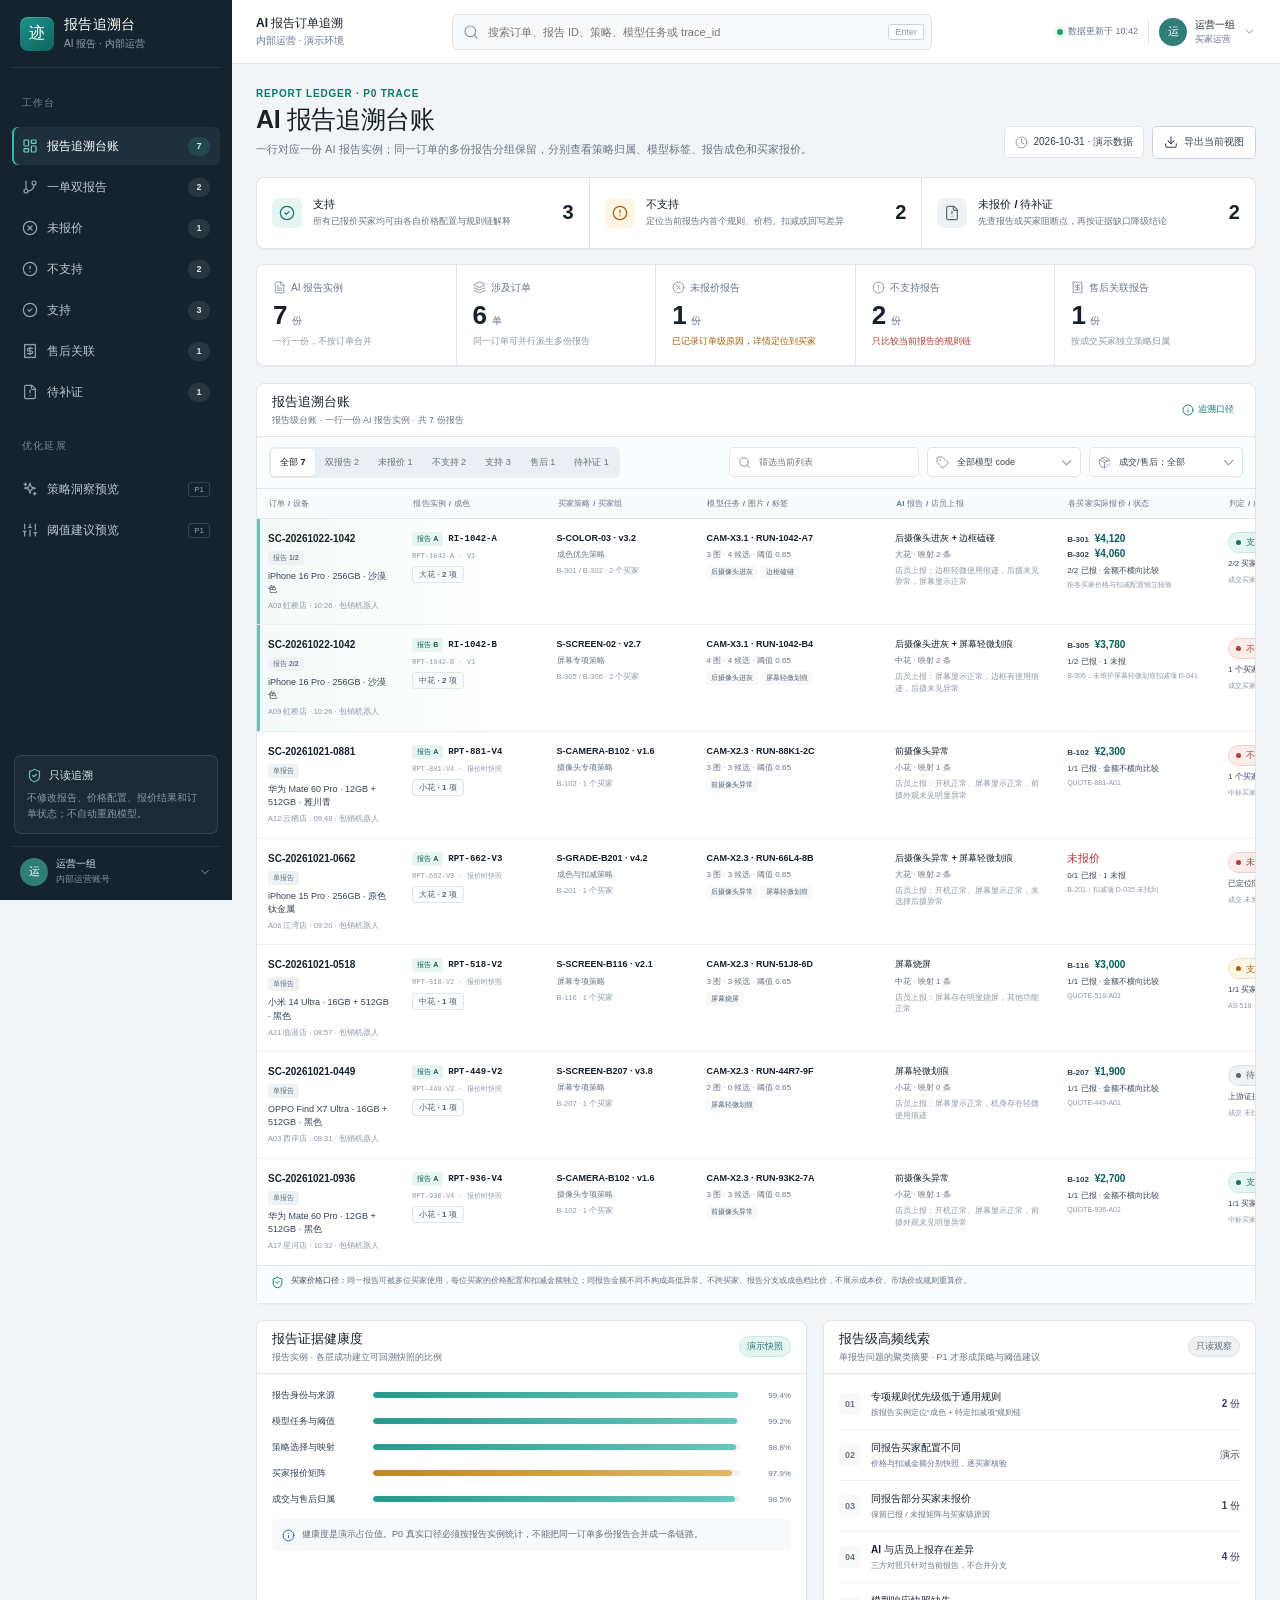
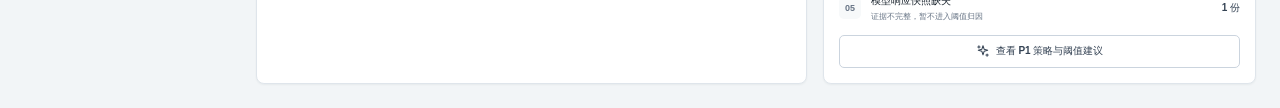
<file: prototype/index.html>
<!doctype html>
<html lang="zh-CN">
<head>
  <meta charset="utf-8">
  <meta name="viewport" content="width=device-width, initial-scale=1">
  <meta name="theme-color" content="#14232d">
  <meta name="description" content="AI 报告订单追溯链路 Gate 2 可交互原型：以报告台账为入口，面向内部运营追溯同一订单多份 AI 报告的模型、标签、策略、报价与售后。">
  <title>AI 报告追溯台账 · AI 报告订单追溯链路</title>
  <link rel="icon" href="data:image/svg+xml,%3Csvg xmlns='http://www.w3.org/2000/svg' viewBox='0 0 64 64'%3E%3Crect width='64' height='64' rx='14' fill='%230f766e'/%3E%3Cpath d='M17 34h8l4-10 6 20 4-10h8' fill='none' stroke='white' stroke-width='4' stroke-linecap='round' stroke-linejoin='round'/%3E%3C/svg%3E">
  <link rel="stylesheet" href="../assets/app.css">
  <script src="../assets/icons.js" defer></script>
  <script src="../assets/data.js" defer></script>
  <script src="../assets/app.js" defer></script>
</head>
<body>
  <a class="skip-link" href="#appContent">跳到主要内容</a>

  <div class="app-shell">
    <aside class="sidebar" id="sidebar" aria-label="主导航">
      <div class="sidebar-brand">
        <span class="brand-mark" aria-hidden="true">迹</span>
            <span class="brand-copy"><strong>报告追溯台</strong><small>AI 报告 · 内部运营</small></span>
      </div>

      <div class="sidebar-section">
        <p class="sidebar-label">工作台</p>
        <nav class="side-nav">
          <button class="active" type="button" data-filter="all"><span class="icon" data-icon="dashboard"></span><span>报告追溯台账</span><span class="nav-count" data-side-count="all">0</span></button>
          <button type="button" data-filter="dual"><span class="icon" data-icon="gitBranch"></span><span>一单双报告</span><span class="nav-count" data-side-count="dual">0</span></button>
          <button type="button" data-filter="unquoted"><span class="icon" data-icon="circleX"></span><span>未报价</span><span class="nav-count" data-side-count="unquoted">0</span></button>
          <button type="button" data-filter="anomaly"><span class="icon" data-icon="alertCircle"></span><span>不支持</span><span class="nav-count" data-side-count="anomaly">0</span></button>
          <button type="button" data-filter="consistent"><span class="icon" data-icon="circleCheck"></span><span>支持</span><span class="nav-count" data-side-count="consistent">0</span></button>
          <button type="button" data-filter="aftersales"><span class="icon" data-icon="receipt"></span><span>售后关联</span><span class="nav-count" data-side-count="aftersales">0</span></button>
          <button type="button" data-filter="incomplete"><span class="icon" data-icon="fileWarning"></span><span>待补证</span><span class="nav-count" data-side-count="incomplete">0</span></button>
        </nav>
      </div>

      <div class="sidebar-section">
        <p class="sidebar-label">优化延展</p>
        <nav class="side-nav">
          <button type="button" data-open-p1="strategy"><span class="icon" data-icon="sparkles"></span><span>策略洞察预览</span><span class="nav-tag">P1</span></button>
          <button type="button" data-open-p1="threshold"><span class="icon" data-icon="sliders"></span><span>阈值建议预览</span><span class="nav-tag">P1</span></button>
        </nav>
      </div>

      <div class="sidebar-spacer"></div>
      <div class="readonly-card">
        <div><span class="icon" data-icon="shield"></span><span>只读追溯</span></div>
        <p>不修改报告、价格配置、报价结果和订单状态；不自动重跑模型。</p>
      </div>
      <div class="sidebar-user">
        <span class="avatar">运</span>
        <span class="sidebar-user-copy"><strong>运营一组</strong><small>内部运营账号</small></span>
        <span class="icon" data-icon="chevronDown"></span>
      </div>
    </aside>
    <div class="sidebar-overlay" id="sidebarOverlay" hidden></div>

    <div class="app-main">
      <header class="topbar">
        <button class="mobile-menu" id="mobileMenu" type="button" aria-label="打开导航" aria-controls="sidebar" aria-expanded="false"><span class="icon" data-icon="menu"></span></button>
        <div class="topbar-context"><strong>AI 报告订单追溯</strong><small>内部运营 · 演示环境</small></div>
        <label class="global-search" for="globalSearch">
          <span class="icon" data-icon="search"></span>
          <span class="sr-only">搜索订单、设备、AI 报告或 trace_id</span>
          <input id="globalSearch" type="search" placeholder="搜索订单、报告 ID、策略、模型任务或 trace_id" autocomplete="off">
          <span class="search-hint">Enter</span>
        </label>
        <div class="topbar-actions">
          <span class="update-state"><i></i>数据更新于 10:42</span>
          <span class="divider-v"></span>
          <button class="topbar-user" type="button" id="userButton" aria-label="当前用户：运营一组">
            <span class="avatar">运</span>
            <span class="topbar-user-copy"><strong>运营一组</strong><small>买家运营</small></span>
            <span class="icon" data-icon="chevronDown"></span>
          </button>
        </div>
      </header>

      <main class="app-content" id="appContent">
        <section class="view" id="overviewView" aria-labelledby="overviewTitle">
          <div class="page-heading">
            <div>
              <p class="eyebrow">Report ledger · P0 trace</p>
              <h1 id="overviewTitle">AI 报告追溯台账</h1>
              <p class="heading-desc">一行一份 AI 报告实例；先锁定报告，再按买家分别核验价格配置、扣减金额、实际报价与成交售后。</p>
            </div>
            <div class="heading-side">
              <span class="date-chip"><span class="icon" data-icon="clock"></span>2026-10-31 · 演示数据</span>
              <button class="button" type="button" id="exportOverview"><span class="icon" data-icon="download"></span>导出当前视图</button>
            </div>
          </div>

          <div class="outcome-strip" aria-label="追溯判定口径">
            <div class="outcome-item">
              <span class="outcome-icon success"><span class="icon" data-icon="circleCheck"></span></span>
              <span class="outcome-copy"><strong>支持</strong><span>所有已报价买家均可由各自价格配置与规则链解释</span></span>
              <span class="outcome-value" id="outcomeSupported">0</span>
            </div>
            <div class="outcome-item">
              <span class="outcome-icon warning"><span class="icon" data-icon="alertCircle"></span></span>
              <span class="outcome-copy"><strong>不支持</strong><span>定位当前报告内首个规则、价档、扣减或回写差异</span></span>
              <span class="outcome-value" id="outcomeUnsupported">0</span>
            </div>
            <div class="outcome-item">
              <span class="outcome-icon neutral"><span class="icon" data-icon="fileWarning"></span></span>
              <span class="outcome-copy"><strong>未报价 / 待补证</strong><span>先查报告或买家阻断点，再按证据缺口降级结论</span></span>
              <span class="outcome-value" id="outcomePending">0</span>
            </div>
          </div>

          <div class="metric-grid" aria-label="今日关键指标">
            <div class="metric-card">
              <div class="metric-label"><span class="icon" data-icon="fileText"></span>AI 报告实例</div>
              <div class="metric-value"><strong id="metricReports">0</strong><span>份</span></div>
              <div class="metric-note">一行一份，不按订单合并</div>
            </div>
            <div class="metric-card">
              <div class="metric-label"><span class="icon" data-icon="layers"></span>涉及订单</div>
              <div class="metric-value"><strong id="metricOrders">0</strong><span>单</span></div>
              <div class="metric-note">同一订单可并行派生多份报告</div>
            </div>
            <div class="metric-card">
              <div class="metric-label"><span class="icon" data-icon="circleX"></span>未报价报告</div>
              <div class="metric-value"><strong id="metricUnquoted">0</strong><span>份</span></div>
              <div class="metric-note alert">已记录订单级原因，详情定位到买家</div>
            </div>
            <div class="metric-card">
              <div class="metric-label"><span class="icon" data-icon="alertCircle"></span>不支持报告</div>
              <div class="metric-value"><strong id="metricAnomaly">0</strong><span>份</span></div>
              <div class="metric-note danger">只比较当前报告的规则链</div>
            </div>
            <div class="metric-card">
              <div class="metric-label"><span class="icon" data-icon="receipt"></span>售后关联报告</div>
              <div class="metric-value"><strong id="metricAfterSales">0</strong><span>份</span></div>
              <div class="metric-note">按成交买家独立策略归属</div>
            </div>
          </div>

          <section class="panel" aria-labelledby="queueTitle">
            <header class="panel-head">
              <div><h2 id="queueTitle">报告追溯台账</h2><p id="queueSubtitle">报告级台账 · 正在加载报告实例</p></div>
              <button class="panel-link" type="button" id="queueHelp"><span class="icon" data-icon="info"></span>追溯口径</button>
            </header>
            <div class="queue-toolbar">
              <div class="segmented" id="queueFilters" aria-label="报告类型筛选">
                <button class="active" type="button" data-queue-filter="all" aria-pressed="true">全部 <span data-filter-count="all">0</span></button>
                <button type="button" data-queue-filter="dual" aria-pressed="false">双报告 <span data-filter-count="dual">0</span></button>
                <button type="button" data-queue-filter="unquoted" aria-pressed="false">未报价 <span data-filter-count="unquoted">0</span></button>
                <button type="button" data-queue-filter="anomaly" aria-pressed="false">不支持 <span data-filter-count="anomaly">0</span></button>
                <button type="button" data-queue-filter="consistent" aria-pressed="false">支持 <span data-filter-count="consistent">0</span></button>
                <button type="button" data-queue-filter="aftersales" aria-pressed="false">售后 <span data-filter-count="aftersales">0</span></button>
                <button type="button" data-queue-filter="incomplete" aria-pressed="false">待补证 <span data-filter-count="incomplete">0</span></button>
              </div>
              <label class="queue-search" for="queueSearch">
                <span class="icon" data-icon="search"></span>
                <span class="sr-only">筛选订单</span>
                <input id="queueSearch" type="search" placeholder="筛选当前列表" autocomplete="off">
              </label>
              <label class="ledger-select" for="ledgerModel">
                <span class="icon" data-icon="tag"></span>
                <span class="sr-only">按模型 code 筛选</span>
                <select id="ledgerModel">
                  <option value="all">全部模型 code</option>
                  <option value="CAM-X2.3">CAM-X2.3</option>
                  <option value="CAM-X3.1">CAM-X3.1</option>
                </select>
              </label>
              <label class="ledger-select" for="ledgerAftersale">
                <span class="icon" data-icon="packageCheck"></span>
                <span class="sr-only">按售后关联筛选</span>
                <select id="ledgerAftersale">
                  <option value="all">成交/售后：全部</option>
                  <option value="yes">仅售后关联</option>
                  <option value="no">无售后关联</option>
                </select>
              </label>
            </div>
            <div class="table-wrap">
              <table class="data-table ledger-table">
                <thead>
                  <tr>
                    <th scope="col">订单 / 设备</th>
                    <th scope="col">报告实例 / 成色</th>
                    <th scope="col">买家策略 / 买家组</th>
                    <th scope="col">模型任务 / 图片 / 标签</th>
                    <th scope="col">AI 报告 / 店员上报</th>
                    <th scope="col">各买家实际报价 / 状态</th>
                    <th scope="col">判定 / 成交售后</th>
                  </tr>
                </thead>
                <tbody id="queueBody"></tbody>
              </table>
            </div>
            <div class="ledger-footnote"><span class="icon" data-icon="shield"></span><span><strong>买家价格口径：</strong>同一报告可被多位买家使用，每位买家的价格配置和扣减金额独立；同报告金额不同不构成高低异常。不跨买家、报告分支或成色档比价，不展示成本价、市场价或规则重算价。</span></div>
          </section>

          <div class="overview-lower">
            <section class="panel" aria-labelledby="healthTitle">
              <header class="panel-head"><div><h3 id="healthTitle">报告证据健康度</h3><p>报告实例 · 各层成功建立可回溯快照的比例</p></div><span class="status-pill success no-dot">演示快照</span></header>
              <div class="panel-body">
                <div class="health-list">
                  <div class="health-row"><span class="health-name">报告身份与来源</span><span class="health-bar"><span style="width: 99.4%"></span></span><span class="health-value">99.4%</span></div>
                  <div class="health-row"><span class="health-name">模型任务与阈值</span><span class="health-bar"><span style="width: 99.2%"></span></span><span class="health-value">99.2%</span></div>
                  <div class="health-row"><span class="health-name">策略选择与映射</span><span class="health-bar"><span style="width: 98.8%"></span></span><span class="health-value">98.8%</span></div>
                  <div class="health-row"><span class="health-name">买家报价矩阵</span><span class="health-bar warn"><span style="width: 97.9%"></span></span><span class="health-value">97.9%</span></div>
                  <div class="health-row"><span class="health-name">成交与售后归属</span><span class="health-bar"><span style="width: 98.5%"></span></span><span class="health-value">98.5%</span></div>
                </div>
                <div class="health-note"><span class="icon" data-icon="info"></span><span>健康度是演示占位值。P0 真实口径必须按报告实例统计，不能把同一订单多份报告合并成一条链路。</span></div>
              </div>
            </section>

            <section class="panel" aria-labelledby="insightTitle">
              <header class="panel-head"><div><h3 id="insightTitle">报告级高频线索</h3><p>单报告问题的聚类摘要 · P1 才形成策略与阈值建议</p></div><span class="status-pill neutral no-dot">只读观察</span></header>
              <div class="panel-body">
                <div class="insight-list">
                  <div class="insight-row"><span class="insight-rank">01</span><span class="insight-copy"><strong>专项规则优先级低于通用规则</strong><span>按报告实例定位“成色 + 特定扣减项”规则链</span></span><span class="insight-count">2 份</span></div>
                  <div class="insight-row"><span class="insight-rank">02</span><span class="insight-copy"><strong>同报告买家配置不同</strong><span>价格与扣减金额分别快照，逐买家核验</span></span><span class="insight-count">演示</span></div>
                  <div class="insight-row"><span class="insight-rank">03</span><span class="insight-copy"><strong>同报告部分买家未报价</strong><span>保留已报 / 未报矩阵与买家级原因</span></span><span class="insight-count">1 份</span></div>
                  <div class="insight-row"><span class="insight-rank">04</span><span class="insight-copy"><strong>AI 与店员上报存在差异</strong><span>三方对照只针对当前报告，不合并分支</span></span><span class="insight-count">4 份</span></div>
                  <div class="insight-row"><span class="insight-rank">05</span><span class="insight-copy"><strong>模型响应快照缺失</strong><span>证据不完整，暂不进入阈值归因</span></span><span class="insight-count">1 份</span></div>
                </div>
                <button class="button p1-preview-btn" type="button" data-open-p1="strategy"><span class="icon" data-icon="sparkles"></span>查看 P1 策略与阈值建议</button>
              </div>
            </section>
          </div>
        </section>

        <section class="view" id="detailView" aria-labelledby="detailTitle" hidden>
          <div class="detail-back-row">
            <button class="back-link" type="button" id="backToOverview"><span class="icon" data-icon="arrowLeft"></span>返回报告台账</button>
            <span class="trace-id">trace_id：<span id="traceIdText"></span><button class="copy-button" type="button" id="copyTraceId" aria-label="复制 trace_id"><span class="icon" data-icon="copy"></span></button></span>
          </div>

          <section class="detail-title-card">
            <div class="detail-title-top">
              <div class="order-heading">
                <span class="device-mark"><span class="icon" data-icon="phone"></span></span>
                <div>
                  <h1 id="detailTitle"></h1>
                  <p id="detailSubtitle"></p>
                  <div class="heading-tags" id="detailTags"></div>
                </div>
              </div>
              <div class="detail-actions">
                <button class="button" type="button" id="exportEvidence"><span class="icon" data-icon="download"></span>导出证据包</button>
                <button class="button" type="button" id="copySummary"><span class="icon" data-icon="copy"></span>复制排查摘要</button>
              </div>
            </div>
            <div class="case-switcher" id="caseSwitcher" aria-label="切换演示案例"><span class="case-switcher-label">演示案例</span></div>
          </section>

          <section class="verdict-card" id="verdictCard" aria-labelledby="verdictTitle">
            <span class="verdict-icon" id="verdictIcon"><span class="icon" data-icon="circleCheck"></span></span>
            <div class="verdict-copy">
              <header><h2 id="verdictTitle"></h2><span class="status-pill success" id="verdictBadge"></span></header>
              <p id="verdictDescription"></p>
            </div>
            <div class="verdict-meta"><span id="completenessText"></span><span class="completeness-ring" id="completenessRing">100%</span><span>只读 · 不改订单</span></div>
          </section>

          <div class="detail-facts" id="detailFacts"></div>
          <div id="branchOverview"></div>

          <div class="detail-tabs" role="tablist" aria-label="追溯详情">
            <button class="detail-tab active" type="button" role="tab" aria-selected="true" data-detail-tab="chain">全链路<span class="tab-count">8</span></button>
            <button class="detail-tab" type="button" role="tab" aria-selected="false" data-detail-tab="compare" hidden>分支对比</button>
            <button class="detail-tab" type="button" role="tab" aria-selected="false" data-detail-tab="quote">分支报价</button>
            <button class="detail-tab" type="button" role="tab" aria-selected="false" data-detail-tab="evidence">AI 证据</button>
            <button class="detail-tab" type="button" role="tab" aria-selected="false" data-detail-tab="downstream">成交与售后</button>
            <span class="tab-context"><span class="icon" data-icon="shield"></span>使用报价时快照，不使用当前配置反推</span>
          </div>
          <div class="tab-content" id="tabContent"></div>
        </section>
      </main>
    </div>
  </div>

  <div class="drawer-backdrop" id="drawerBackdrop" hidden></div>
  <aside class="report-drawer" id="reportDrawer" role="dialog" aria-modal="true" aria-labelledby="drawerTitle" hidden>
    <div class="drawer-content" id="drawerContent"></div>
  </aside>

  <div class="toast-stack" id="toastStack" aria-live="polite" aria-atomic="false"></div>
  <div class="modal-backdrop" id="modalRoot" hidden>
    <section class="modal" id="modalContent" role="dialog" aria-modal="true" aria-labelledby="modalTitle"></section>
  </div>
</body>
</html>
</file>
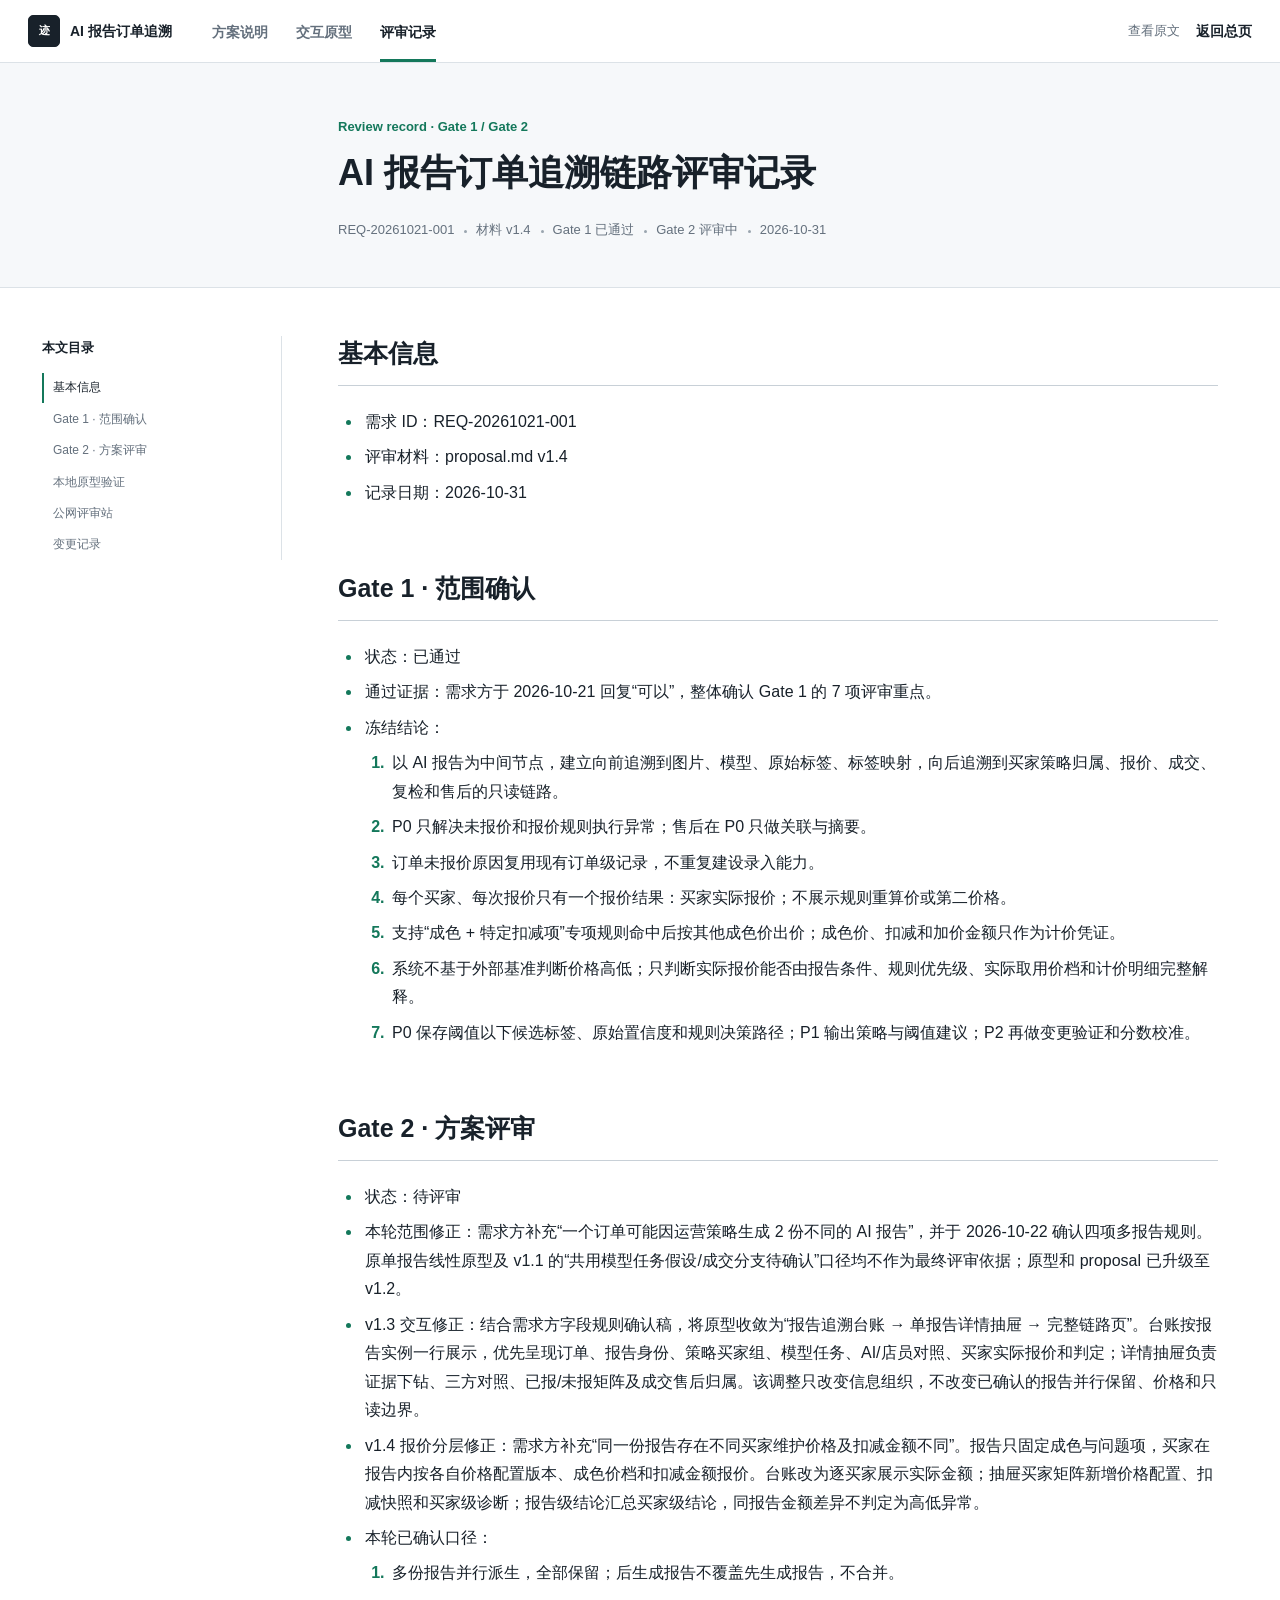
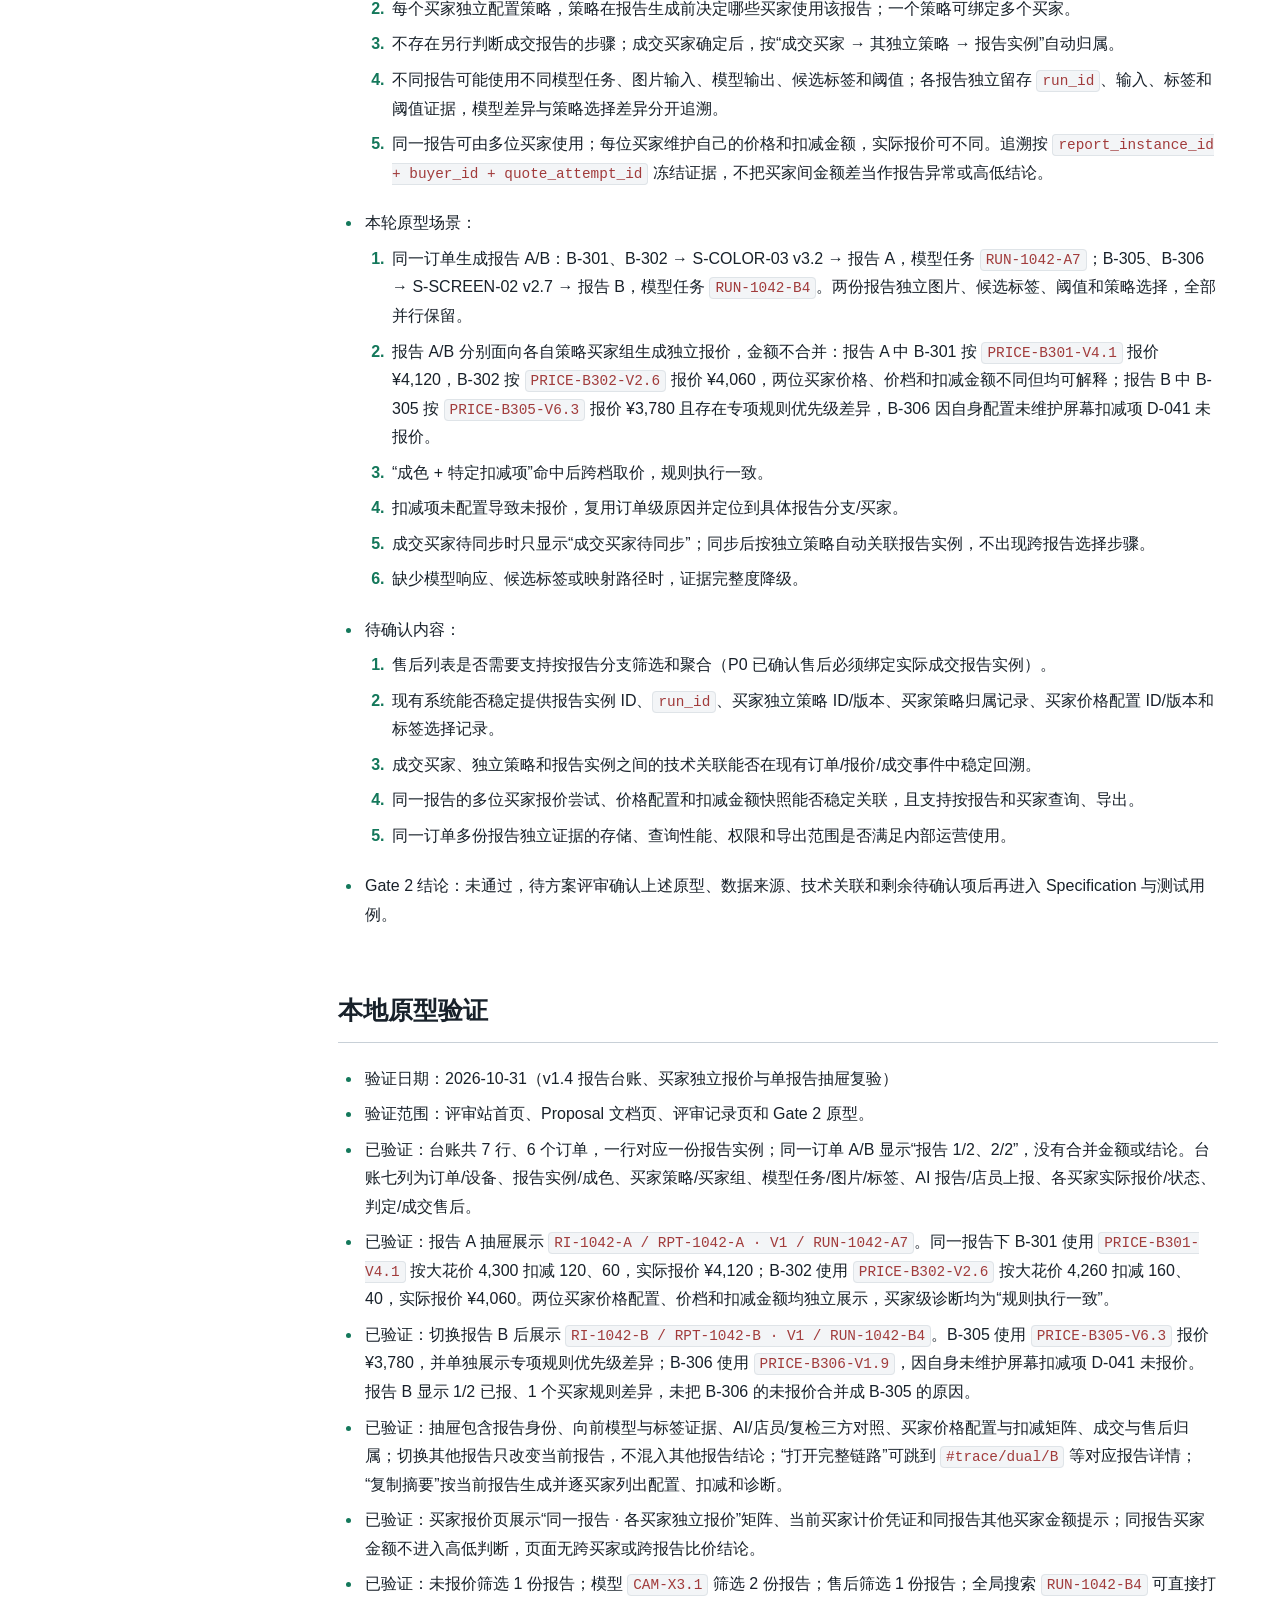
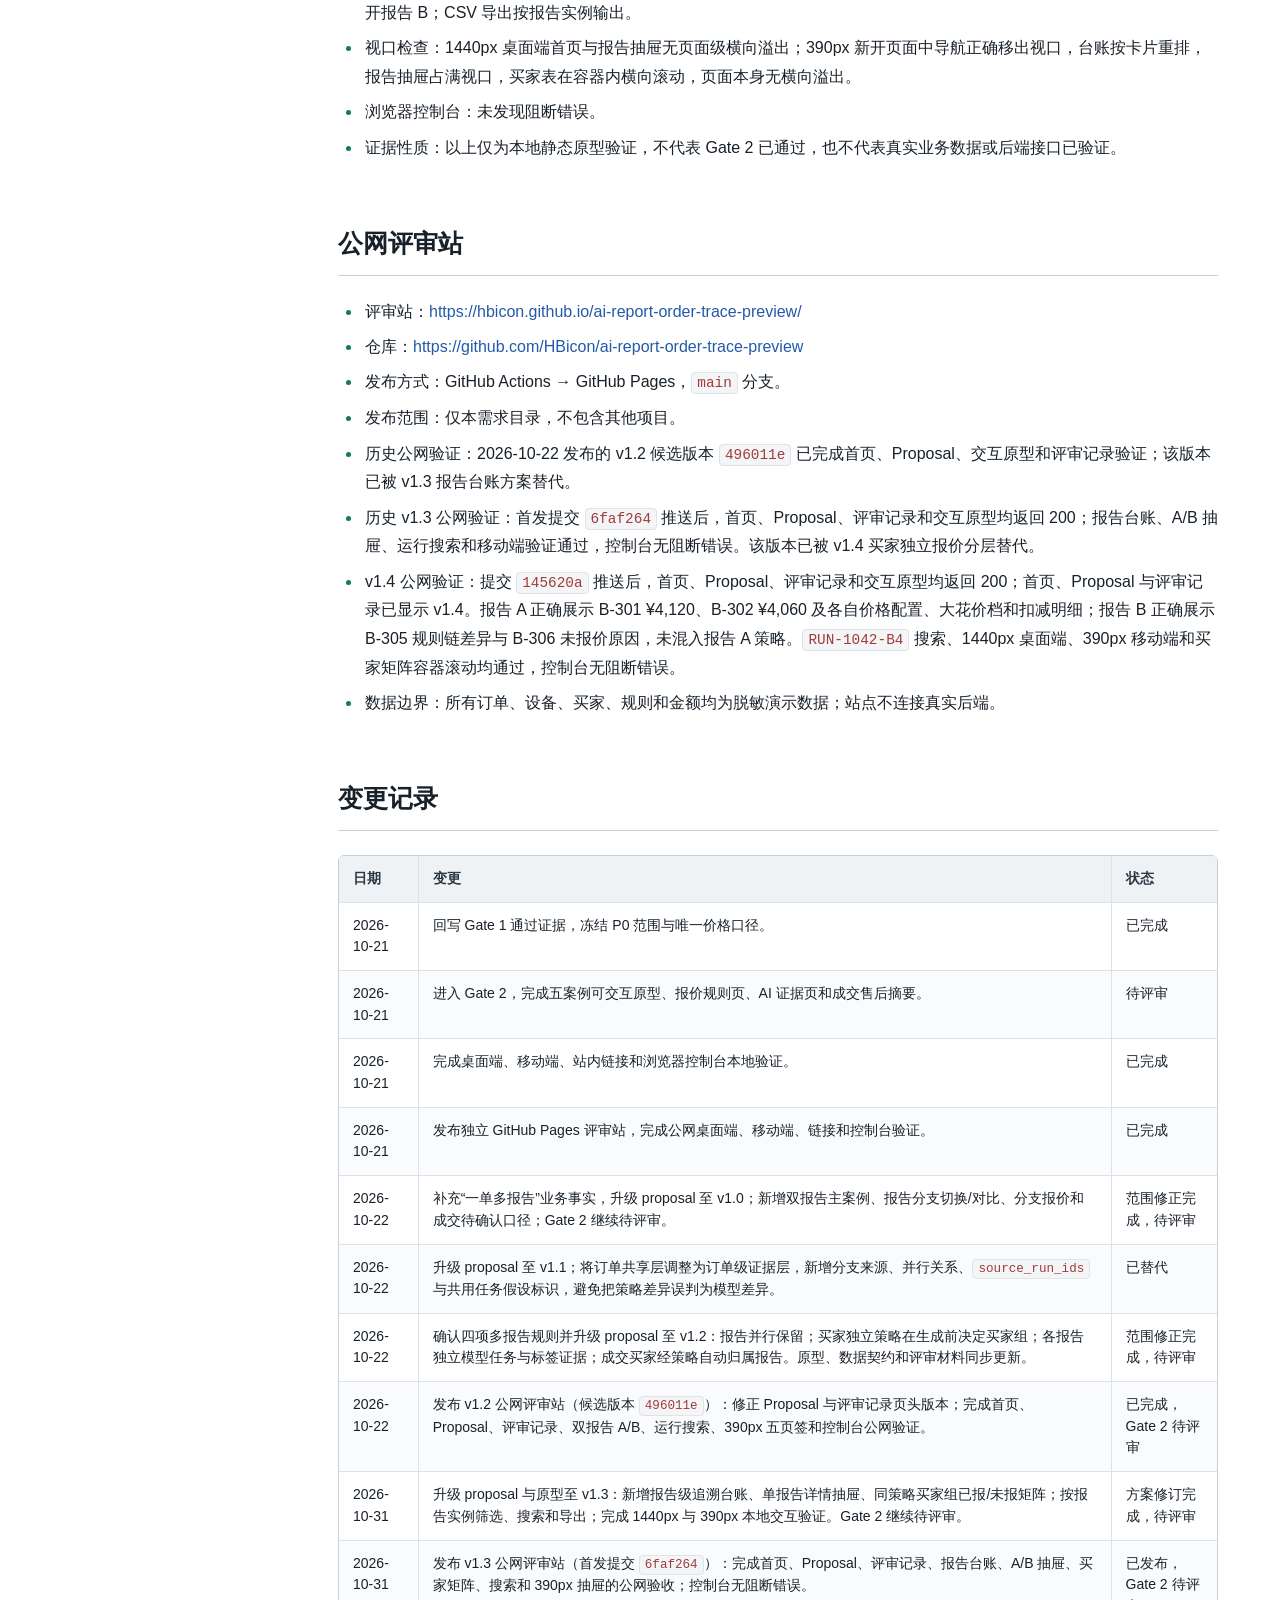
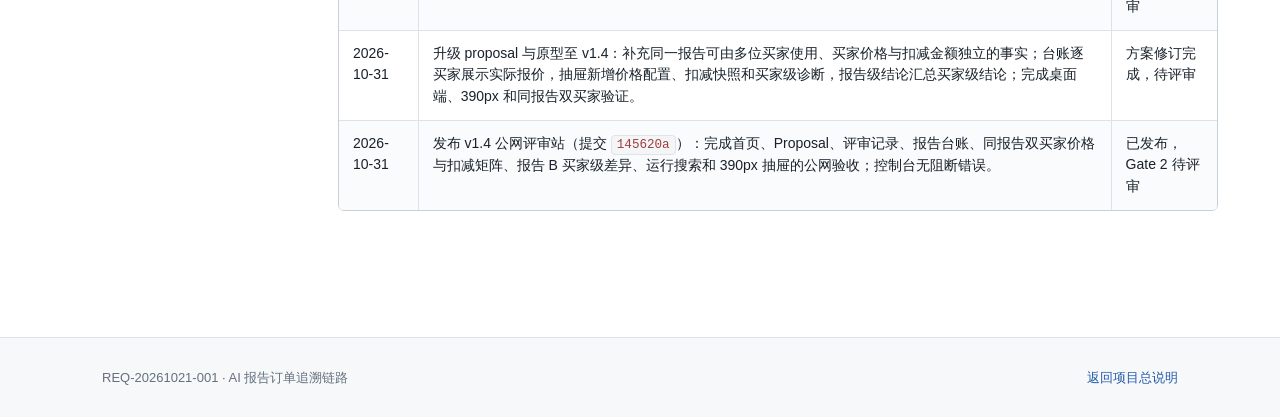
<file: review-record/index.html>
<!doctype html>
<html lang="zh-CN">
<head>
  <meta charset="utf-8">
  <meta name="viewport" content="width=device-width, initial-scale=1">
  <meta name="description" content="AI 报告订单追溯链路评审记录">
  <title>评审记录 | AI 报告订单追溯链路</title>
  <link rel="icon" href="data:image/svg+xml,%3Csvg xmlns='http://www.w3.org/2000/svg' viewBox='0 0 64 64'%3E%3Crect width='64' height='64' rx='14' fill='%230f766e'/%3E%3Cpath d='M17 34h8l4-10 6 20 4-10h8' fill='none' stroke='white' stroke-width='4' stroke-linecap='round' stroke-linejoin='round'/%3E%3C/svg%3E">
  <link rel="stylesheet" href="../assets/docs.css">
</head>
<body data-document="../review-record.md" data-kind="review-record">
  <a class="skip-link" href="#doc-content">跳到正文</a>
  <div class="reading-progress" id="reading-progress" aria-hidden="true"></div>
  <header class="topbar">
    <div class="topbar-inner">
      <a class="brand" href="../"><span class="brand-mark">迹</span><span class="brand-label">AI 报告订单追溯</span></a>
      <nav class="document-nav" aria-label="项目材料">
        <a data-nav-kind="proposal" href="../proposal/">方案说明</a>
        <a data-nav-kind="prototype" href="../prototype/">交互原型</a>
        <a data-nav-kind="review-record" href="../review-record/">评审记录</a>
      </nav>
      <div class="top-actions"><a class="source-link" id="source-link" href="../review-record.md">查看原文</a><a class="back-link" href="../">返回总页</a></div>
    </div>
  </header>
  <section class="doc-hero">
    <div class="doc-hero-inner">
      <p class="doc-kicker">Review record · Gate 1 / Gate 2</p>
      <h1 class="doc-title" id="doc-title">正在加载评审记录</h1>
      <div class="doc-meta"><span>REQ-20261021-001</span><span>材料 v1.4</span><span>Gate 1 已通过</span><span>Gate 2 评审中</span><span>2026-10-31</span></div>
    </div>
  </section>
  <main class="doc-layout">
    <aside class="outline" aria-label="本文目录"><h2 class="outline-title">本文目录</h2><nav class="outline-nav" id="outline-nav"></nav></aside>
    <article class="doc-content" id="doc-content" aria-live="polite" aria-busy="true"><p class="loading-state">正在加载文档...</p></article>
  </main>
  <footer class="doc-footer"><div class="doc-footer-inner"><span>REQ-20261021-001 · AI 报告订单追溯链路</span><a href="../">返回项目总说明</a></div></footer>
  <button class="back-to-top" id="back-to-top" type="button" aria-label="返回顶部" title="返回顶部">↑</button>
  <script src="../assets/marked.min.js"></script>
  <script src="../assets/doc-viewer.js"></script>
</body>
</html>
</file>
<file: assets/home.css>
:root {
  --page: #ffffff;
  --surface: #f5f7f8;
  --ink: #17212a;
  --muted: #66717b;
  --line: #dce2e6;
  --line-strong: #c7d0d7;
  --green: #0f766e;
  --blue: #255da8;
  --amber: #9a6019;
  --red: #a74040;
  --shadow: 0 12px 30px rgba(23, 33, 42, 0.09);
}

* { box-sizing: border-box; }
html { scroll-behavior: smooth; scroll-padding-top: 82px; }
body {
  margin: 0;
  background: var(--page);
  color: var(--ink);
  font-family: Inter, -apple-system, BlinkMacSystemFont, "Segoe UI", "PingFang SC", "Microsoft YaHei", sans-serif;
  font-size: 16px;
  line-height: 1.65;
  letter-spacing: 0;
  overflow-x: hidden;
}
a { color: inherit; text-decoration: none; }

.site-header {
  position: sticky;
  top: 0;
  z-index: 50;
  border-bottom: 1px solid var(--line);
  background: rgba(255, 255, 255, 0.96);
  backdrop-filter: blur(14px);
}

.header-inner {
  width: min(1240px, 100%);
  max-width: 100%;
  min-height: 64px;
  margin: 0 auto;
  padding: 0 28px;
  display: flex;
  align-items: center;
  gap: 30px;
}

.brand {
  display: inline-flex;
  align-items: center;
  gap: 10px;
  flex: 0 0 auto;
  font-size: 14px;
  font-weight: 750;
}

.brand-mark {
  width: 34px;
  height: 34px;
  display: grid;
  place-items: center;
  border: 1px solid var(--ink);
  border-radius: 5px;
  background: var(--ink);
  color: #fff;
  font-size: 11px;
}

.header-nav { display: flex; align-items: center; gap: 24px; }
.header-nav a { color: var(--muted); font-size: 14px; font-weight: 600; }
.header-nav a:hover { color: var(--ink); }

.header-action {
  margin-left: auto;
  min-height: 36px;
  padding: 6px 14px;
  display: inline-flex;
  align-items: center;
  border: 1px solid var(--ink);
  border-radius: 5px;
  background: var(--ink);
  color: #fff;
  font-size: 13px;
  font-weight: 700;
}
.header-action:hover { background: #2b3740; }

.hero { border-bottom: 1px solid var(--line); background: var(--surface); }
.hero-inner { width: min(1180px, 100%); max-width: 100%; margin: 0 auto; padding: 60px 36px 48px; overflow: hidden; }
.eyebrow { margin: 0 0 14px; color: var(--green); font-size: 13px; font-weight: 780; }
.hero h1 {
  max-width: 880px;
  margin: 0;
  color: var(--ink);
  font-size: 42px;
  line-height: 1.24;
  font-weight: 780;
  letter-spacing: 0;
}
.hero-summary { max-width: 820px; margin: 20px 0 0; color: #46535e; font-size: 17px; line-height: 1.75; overflow-wrap: anywhere; }
.hero h1, .hero-summary, .fact-value, .fact-note, .artifact h3, .artifact-description, .gate h3, .gate p, .scope-column li { overflow-wrap: anywhere; }
.hero-meta { margin-top: 28px; display: flex; flex-wrap: wrap; gap: 8px 22px; color: var(--muted); font-size: 13px; }
.hero-meta span { position: relative; }
.hero-meta span + span::before {
  content: "";
  position: absolute;
  top: 50%;
  left: -12px;
  width: 3px;
  height: 3px;
  border-radius: 50%;
  background: #9ba5ad;
}

.facts { border-bottom: 1px solid var(--line); }
.facts-inner {
  width: min(1180px, 100%);
  max-width: 100%;
  margin: 0 auto;
  padding: 0 36px;
  display: grid;
  grid-template-columns: repeat(4, minmax(0, 1fr));
}
.fact { min-height: 112px; padding: 24px 26px; border-right: 1px solid var(--line); }
.fact:first-child { border-left: 1px solid var(--line); }
.fact-label { margin: 0 0 5px; color: var(--muted); font-size: 12px; }
.fact-value { margin: 0; color: var(--ink); font-size: 20px; line-height: 1.35; font-weight: 760; }
.fact-note { margin: 5px 0 0; color: var(--muted); font-size: 12px; }

.section { width: min(1180px, 100%); max-width: 100%; margin: 0 auto; padding: 76px 36px; }
.section-head { max-width: 760px; margin-bottom: 32px; }
.section-index { margin: 0 0 8px; color: var(--green); font-size: 12px; font-weight: 780; }
.section h2 { margin: 0; font-size: 30px; line-height: 1.35; font-weight: 760; letter-spacing: 0; }
.section-description { margin: 12px 0 0; color: var(--muted); line-height: 1.75; }

.artifact-grid { display: grid; grid-template-columns: repeat(5, minmax(0, 1fr)); gap: 16px; }
.artifact {
  min-height: 280px;
  padding: 22px;
  display: flex;
  flex-direction: column;
  border: 1px solid var(--line-strong);
  border-radius: 6px;
  background: #fff;
  transition: border-color 160ms ease, box-shadow 160ms ease, transform 160ms ease;
}
.artifact:hover { border-color: #94a2ad; box-shadow: var(--shadow); transform: translateY(-2px); }
.artifact.disabled { background: #fbfcfd; border-style: dashed; cursor: default; }
.artifact.disabled:hover { border-color: var(--line-strong); box-shadow: none; transform: none; }
.artifact-top { display: flex; align-items: center; justify-content: space-between; gap: 12px; }
.artifact-number { color: var(--muted); font-size: 12px; font-weight: 750; }
.artifact-status { font-size: 11px; font-weight: 700; }
.artifact.proposal .artifact-status { color: var(--green); }
.artifact.prototype .artifact-status { color: var(--blue); }
.artifact.specification .artifact-status { color: var(--amber); }
.artifact.test-cases .artifact-status { color: var(--blue); }
.artifact.archive .artifact-status { color: var(--red); }
.artifact.disabled .artifact-status { color: var(--muted); }
.artifact h3 { margin: 28px 0 8px; font-size: 21px; line-height: 1.35; letter-spacing: 0; }
.artifact-role { margin: 0 0 14px; color: var(--muted); font-size: 12px; font-weight: 700; }
.artifact-description { margin: 0; color: #4c5964; font-size: 14px; line-height: 1.7; }
.artifact-open {
  margin-top: auto;
  padding-top: 24px;
  display: flex;
  align-items: center;
  justify-content: space-between;
  border-top: 1px solid var(--line);
  color: var(--ink);
  font-size: 13px;
  font-weight: 750;
}
.artifact-open span:last-child { font-size: 18px; }
.artifact.disabled .artifact-open { color: var(--muted); }

.review-link-row { margin-top: 16px; display: flex; align-items: center; flex-wrap: wrap; gap: 8px 16px; color: var(--muted); font-size: 13px; }
.review-link-row a { color: var(--green); font-weight: 700; }
.review-link-row span { display: inline-flex; align-items: center; gap: 6px; }
.review-link-row span::before { content: ""; width: 5px; height: 5px; border-radius: 50%; background: #94a2ad; }

.preview-band {
  padding: 76px 0 84px;
  border-top: 1px solid var(--line);
  border-bottom: 1px solid var(--line);
  background: var(--surface);
}
.preview-inner { width: min(1180px, 100%); max-width: 100%; margin: 0 auto; padding: 0 36px; }
.preview-head { margin-bottom: 26px; display: flex; align-items: end; justify-content: space-between; gap: 24px; }
.preview-head h2 { margin: 0; font-size: 28px; line-height: 1.35; letter-spacing: 0; }
.preview-head p:not(.section-index) { max-width: 650px; margin: 10px 0 0; color: var(--muted); }
.preview-link {
  flex: 0 0 auto;
  padding: 9px 15px;
  border: 1px solid var(--ink);
  border-radius: 5px;
  color: var(--ink);
  font-size: 13px;
  font-weight: 700;
}
.preview-link:hover { background: var(--ink); color: #fff; }
.prototype-window { overflow: hidden; border: 1px solid #aeb8c0; border-radius: 7px; background: #dfe5e9; box-shadow: var(--shadow); }
.window-bar { height: 34px; padding: 0 13px; display: flex; align-items: center; gap: 6px; border-bottom: 1px solid #bac3ca; background: #eef1f3; }
.window-dot { width: 8px; height: 8px; border-radius: 50%; background: #98a3ab; }
.window-address { margin-left: 8px; color: #73808a; font-family: "SFMono-Regular", Consolas, monospace; font-size: 10px; }
.prototype-window iframe { width: 100%; height: min(620px, 62vw); min-height: 460px; display: block; border: 0; background: #fff; pointer-events: none; }

.reading-note { margin-top: 12px; padding: 10px 12px; border: 1px solid var(--line); border-radius: 5px; color: var(--muted); background: #fff; font-size: 12px; line-height: 1.6; }

.gate-list {
  display: grid;
  grid-template-columns: repeat(4, minmax(0, 1fr));
  border-top: 1px solid var(--line-strong);
  border-bottom: 1px solid var(--line-strong);
}
.gate { min-height: 210px; padding: 28px 24px 26px; border-right: 1px solid var(--line); }
.gate:last-child { border-right: 0; }
.gate-step { margin: 0 0 26px; color: var(--green); font-size: 12px; font-weight: 780; }
.gate h3 { margin: 0 0 8px; font-size: 18px; letter-spacing: 0; }
.gate p { margin: 0; color: var(--muted); font-size: 13px; line-height: 1.65; }

.scope-band { border-top: 1px solid var(--line); background: var(--surface); }
.scope-grid { display: grid; grid-template-columns: repeat(2, minmax(0, 1fr)); border: 1px solid var(--line-strong); background: #fff; }
.scope-column { padding: 30px; }
.scope-column + .scope-column { border-left: 1px solid var(--line); }
.scope-column h3 { margin: 0 0 18px; font-size: 18px; letter-spacing: 0; }
.scope-column ul { margin: 0; padding: 0; list-style: none; }
.scope-column li { position: relative; margin: 10px 0; padding-left: 20px; color: #46535d; font-size: 14px; }
.scope-column li::before { position: absolute; left: 0; color: var(--green); font-weight: 800; }
.scope-column.include li::before { content: "+"; }
.scope-column.exclude li::before { content: "−"; color: var(--red); }

.site-footer { border-top: 1px solid var(--line); }
.footer-inner {
  width: min(1180px, 100%);
  max-width: 100%;
  min-height: 84px;
  margin: 0 auto;
  padding: 22px 36px;
  display: flex;
  align-items: center;
  justify-content: space-between;
  gap: 20px;
  color: var(--muted);
  font-size: 13px;
}
.footer-links { display: flex; gap: 18px; }
.footer-links a:hover { color: var(--ink); }

@media (max-width: 1000px) {
  .artifact-grid, .gate-list { grid-template-columns: repeat(2, minmax(0, 1fr)); }
  .gate:nth-child(2) { border-right: 0; }
  .gate:nth-child(-n + 2) { border-bottom: 1px solid var(--line); }
}

@media (max-width: 760px) {
  html, body { width: 100%; max-width: 100%; overflow-x: hidden; }
  .header-inner { min-height: 58px; padding: 0 16px; gap: 12px; }
  .brand-label, .header-nav { display: none; }
  .header-action { padding: 5px 11px; }
  .hero-inner { padding: 42px 18px 38px; }
  .hero h1, .hero-summary, .hero-meta, .review-link-row { max-width: 100%; }
  .hero h1 { font-size: 32px; }
  .hero-summary { font-size: 16px; }
  .facts-inner { padding: 0; grid-template-columns: repeat(2, minmax(0, 1fr)); }
  .fact { min-width: 0; }
  .fact { min-height: 106px; padding: 19px 18px; border-bottom: 1px solid var(--line); }
  .fact:nth-child(2) { border-right: 0; }
  .fact:nth-child(n + 3) { border-bottom: 0; }
  .fact:first-child { border-left: 0; }
  .fact-value { font-size: 18px; }
  .section, .preview-inner { padding-right: 18px; padding-left: 18px; }
  .section { padding-top: 58px; padding-bottom: 58px; }
  .section h2 { font-size: 26px; }
  .section-head, .preview-head { max-width: 100%; }
  .artifact-grid, .gate-list, .scope-grid { grid-template-columns: minmax(0, 1fr); }
  .artifact { min-height: 245px; }
  .preview-band { padding: 58px 0; }
  .preview-head { align-items: flex-start; flex-direction: column; }
  .prototype-window iframe { height: 520px; min-height: 0; }
  .prototype-window { max-width: 100%; }
  .gate { min-height: 0; border-right: 0; border-bottom: 1px solid var(--line); }
  .gate:nth-child(3) { border-bottom: 1px solid var(--line); }
  .gate:last-child { border-bottom: 0; }
  .scope-column + .scope-column { border-top: 1px solid var(--line); border-left: 0; }
  .footer-inner { padding: 22px 18px; align-items: flex-start; flex-direction: column; }
}

@media (prefers-reduced-motion: reduce) {
  html { scroll-behavior: auto; }
  .artifact { transition: none; }
}
</file>
<file: assets/docs.css>
:root {
  --bg: #ffffff;
  --surface: #f6f8fa;
  --surface-strong: #eef2f5;
  --ink: #18212a;
  --muted: #64707d;
  --line: #dce2e7;
  --line-strong: #c8d0d7;
  --green: #14785b;
  --green-soft: #eaf5f0;
  --blue: #2459a9;
  --amber: #9a5b13;
  --amber-soft: #fff5df;
  --red: #b43b3b;
  --code-bg: #1d2730;
  --code-ink: #edf2f5;
  --shadow: 0 10px 28px rgba(24, 33, 42, 0.08);
}

* {
  box-sizing: border-box;
}

html {
  scroll-behavior: smooth;
  scroll-padding-top: 92px;
}

body {
  margin: 0;
  background: var(--bg);
  color: var(--ink);
  font-family: Inter, -apple-system, BlinkMacSystemFont, "Segoe UI", "PingFang SC", "Microsoft YaHei", sans-serif;
  font-size: 16px;
  line-height: 1.78;
  letter-spacing: 0;
}

a {
  color: var(--blue);
  text-decoration: none;
}

a:hover {
  text-decoration: underline;
  text-underline-offset: 3px;
}

button,
a {
  -webkit-tap-highlight-color: transparent;
}

.skip-link {
  position: fixed;
  left: 16px;
  top: -60px;
  z-index: 100;
  padding: 8px 12px;
  border-radius: 4px;
  background: var(--ink);
  color: #fff;
}

.skip-link:focus {
  top: 12px;
}

.reading-progress {
  position: fixed;
  inset: 0 auto auto 0;
  z-index: 70;
  width: 0;
  height: 3px;
  background: var(--green);
}

.topbar {
  position: sticky;
  top: 0;
  z-index: 60;
  border-bottom: 1px solid var(--line);
  background: rgba(255, 255, 255, 0.96);
  backdrop-filter: blur(14px);
}

.topbar-inner {
  width: min(1440px, 100%);
  min-height: 62px;
  margin: 0 auto;
  padding: 0 28px;
  display: flex;
  align-items: center;
  gap: 28px;
}

.brand {
  flex: 0 0 auto;
  display: inline-flex;
  align-items: center;
  gap: 10px;
  color: var(--ink);
  font-size: 14px;
  font-weight: 700;
}

.brand:hover {
  text-decoration: none;
}

.brand-mark {
  width: 32px;
  height: 32px;
  display: grid;
  place-items: center;
  border: 1px solid var(--ink);
  border-radius: 5px;
  background: var(--ink);
  color: #fff;
  font-size: 11px;
}

.document-nav {
  display: flex;
  align-items: center;
  gap: 4px;
  min-width: 0;
}

.document-nav a {
  position: relative;
  padding: 19px 12px 17px;
  color: var(--muted);
  font-size: 14px;
  font-weight: 600;
  white-space: nowrap;
}

.document-nav a:hover {
  color: var(--ink);
  text-decoration: none;
}

.document-nav a.active {
  color: var(--ink);
}

.document-nav a.active::after {
  content: "";
  position: absolute;
  right: 12px;
  bottom: -1px;
  left: 12px;
  height: 3px;
  background: var(--green);
}

.top-actions {
  margin-left: auto;
  display: flex;
  align-items: center;
  gap: 16px;
  white-space: nowrap;
}

.back-link {
  color: var(--ink);
  font-size: 14px;
  font-weight: 650;
}

.source-link {
  color: var(--muted);
  font-size: 13px;
}

.doc-hero {
  border-bottom: 1px solid var(--line);
  background: var(--surface);
}

.doc-hero-inner {
  width: min(1280px, 100%);
  margin: 0 auto;
  padding: 52px 42px 46px 338px;
}

.doc-kicker {
  margin: 0 0 12px;
  color: var(--green);
  font-size: 13px;
  font-weight: 750;
}

.doc-title {
  max-width: 920px;
  margin: 0;
  color: var(--ink);
  font-size: 36px;
  line-height: 1.28;
  font-weight: 760;
  letter-spacing: 0;
  overflow-wrap: anywhere;
}

.doc-meta {
  margin-top: 22px;
  display: flex;
  align-items: center;
  flex-wrap: wrap;
  gap: 8px 22px;
  color: var(--muted);
  font-size: 13px;
}

.doc-meta span {
  position: relative;
}

.doc-meta span + span::before {
  content: "";
  position: absolute;
  top: 50%;
  left: -12px;
  width: 3px;
  height: 3px;
  border-radius: 50%;
  background: #9aa5af;
}

.doc-layout {
  width: min(1280px, 100%);
  margin: 0 auto;
  padding: 48px 42px 96px;
  display: grid;
  grid-template-columns: 240px minmax(0, 880px);
  gap: 56px;
  align-items: start;
}

.doc-content {
  grid-column: 2;
  min-width: 0;
}

.doc-content[aria-busy="true"] {
  min-height: 360px;
}

.loading-state {
  padding: 28px 0;
  color: var(--muted);
}

.doc-content h1,
.doc-content h2,
.doc-content h3,
.doc-content h4,
.doc-content h5,
.doc-content h6 {
  color: var(--ink);
  font-weight: 720;
  line-height: 1.42;
  letter-spacing: 0;
  overflow-wrap: anywhere;
}

.doc-content h2 {
  margin: 64px 0 22px;
  padding: 0 0 13px;
  border-bottom: 1px solid var(--line-strong);
  font-size: 25px;
}

.doc-content h2:first-child {
  margin-top: 0;
}

.doc-content h3 {
  margin: 42px 0 18px;
  font-size: 20px;
}

.doc-content h3.capability-heading {
  padding: 14px 16px;
  border-left: 4px solid var(--green);
  border-radius: 0 4px 4px 0;
  background: var(--green-soft);
}

.doc-content h4 {
  margin: 34px 0 14px;
  padding-bottom: 8px;
  border-bottom: 1px dashed var(--line);
  color: #293744;
  font-size: 17px;
}

.doc-content h5 {
  margin: 28px 0 12px;
  padding: 11px 14px;
  border-left: 3px solid #5f7892;
  background: #f7f9fb;
  color: #2b3a47;
  font-size: 15px;
}

.heading-anchor {
  color: inherit;
}

.heading-anchor:hover {
  text-decoration: none;
}

.heading-anchor:hover::after {
  content: " #";
  color: #98a3ad;
  font-weight: 500;
}

.priority {
  display: inline-flex;
  align-items: center;
  min-height: 22px;
  margin-left: 8px;
  padding: 1px 7px;
  border: 1px solid #e0b365;
  border-radius: 999px;
  background: var(--amber-soft);
  color: var(--amber);
  font-size: 11px;
  font-weight: 750;
  vertical-align: 2px;
}

.doc-content p {
  margin: 0 0 18px;
  color: #303d48;
}

.doc-content strong {
  color: #15202a;
  font-weight: 720;
}

.doc-content ul,
.doc-content ol {
  margin: 0 0 22px;
  padding-left: 24px;
}

.doc-content li {
  margin: 7px 0;
  padding-left: 3px;
}

.doc-content li::marker {
  color: var(--green);
  font-weight: 700;
}

.doc-content blockquote {
  margin: 28px 0;
  padding: 16px 20px;
  border-left: 4px solid #d79432;
  background: var(--amber-soft);
  color: #5e471f;
}

.doc-content blockquote p:last-child {
  margin-bottom: 0;
}

.doc-content hr {
  height: 1px;
  margin: 48px 0;
  border: 0;
  background: var(--line);
}

.doc-content code {
  padding: 2px 5px;
  border: 1px solid #dfe4e8;
  border-radius: 4px;
  background: #f3f5f7;
  color: #a13b3b;
  font-family: "SFMono-Regular", Consolas, "Liberation Mono", monospace;
  font-size: 0.9em;
  overflow-wrap: anywhere;
}

.doc-content pre {
  max-width: 100%;
  margin: 24px 0;
  padding: 20px 22px;
  overflow: auto;
  border: 1px solid #111a21;
  border-radius: 6px;
  background: var(--code-bg);
  color: var(--code-ink);
  box-shadow: var(--shadow);
  line-height: 1.65;
}

.doc-content pre code {
  padding: 0;
  border: 0;
  background: transparent;
  color: inherit;
  font-size: 13px;
  overflow-wrap: normal;
}

.table-scroll {
  max-width: 100%;
  margin: 24px 0 30px;
  overflow-x: auto;
  border: 1px solid var(--line-strong);
  border-radius: 6px;
}

.doc-content table {
  width: 100%;
  min-width: 640px;
  border-collapse: collapse;
  background: #fff;
  font-size: 14px;
  line-height: 1.55;
}

.doc-content th,
.doc-content td {
  padding: 12px 14px;
  border-right: 1px solid var(--line);
  border-bottom: 1px solid var(--line);
  text-align: left;
  vertical-align: top;
}

.doc-content th:last-child,
.doc-content td:last-child {
  border-right: 0;
}

.doc-content tr:last-child td {
  border-bottom: 0;
}

.doc-content th {
  background: var(--surface-strong);
  color: #2b3741;
  font-weight: 720;
  white-space: nowrap;
}

.doc-content tbody tr:nth-child(even) {
  background: #fafbfc;
}

.doc-content tbody tr:hover {
  background: #f1f7f4;
}

.doc-content .document-info-list {
  display: grid;
  grid-template-columns: repeat(2, minmax(0, 1fr));
  gap: 0 28px;
  padding: 0;
  list-style: none;
}

.doc-content .document-info-list li {
  margin: 0;
  padding: 10px 0;
  border-bottom: 1px solid var(--line);
}

.outline {
  grid-column: 1;
  grid-row: 1;
  position: sticky;
  top: 92px;
  max-height: calc(100vh - 124px);
  overflow: auto;
  padding-right: 22px;
  border-right: 1px solid var(--line);
}

.outline-title {
  margin: 0 0 14px;
  color: var(--ink);
  font-size: 13px;
  font-weight: 750;
}

.outline-nav {
  display: grid;
  gap: 2px;
}

.outline-nav a {
  display: block;
  padding: 6px 9px;
  border-left: 2px solid transparent;
  color: var(--muted);
  font-size: 12px;
  line-height: 1.45;
}

.outline-nav a:hover,
.outline-nav a.active {
  border-left-color: var(--green);
  color: var(--ink);
  text-decoration: none;
}

.outline-nav a.level-3 {
  padding-left: 20px;
}

.doc-footer {
  border-top: 1px solid var(--line);
  background: var(--surface);
}

.doc-footer-inner {
  width: min(1160px, 100%);
  margin: 0 auto;
  padding: 28px 42px;
  display: flex;
  justify-content: space-between;
  gap: 18px;
  color: var(--muted);
  font-size: 13px;
}

.back-to-top {
  position: fixed;
  right: 24px;
  bottom: 24px;
  width: 42px;
  height: 42px;
  display: grid;
  place-items: center;
  border: 1px solid var(--line-strong);
  border-radius: 50%;
  background: #fff;
  color: var(--ink);
  box-shadow: var(--shadow);
  cursor: pointer;
  font-size: 19px;
  opacity: 0;
  pointer-events: none;
  transition: opacity 160ms ease;
}

.back-to-top.show {
  opacity: 1;
  pointer-events: auto;
}

.back-to-top:hover {
  border-color: var(--green);
  color: var(--green);
}

.test-toolbar {
  position: sticky;
  top: 62px;
  z-index: 45;
  border-bottom: 1px solid var(--line);
  background: rgba(246, 248, 250, 0.97);
  backdrop-filter: blur(12px);
}

.test-toolbar-inner {
  width: min(1280px, 100%);
  min-height: 72px;
  margin: 0 auto;
  padding: 10px 42px;
  display: flex;
  align-items: end;
  gap: 10px;
}

.test-toolbar label {
  min-width: 128px;
  display: grid;
  gap: 4px;
  color: var(--muted);
  font-size: 11px;
  font-weight: 700;
}

.test-toolbar label.test-search {
  min-width: 230px;
  flex: 1 1 280px;
}

.test-toolbar input,
.test-toolbar select,
.test-toolbar button {
  height: 34px;
  min-width: 0;
  border: 1px solid var(--line-strong);
  border-radius: 4px;
  background: #fff;
  color: var(--ink);
  font: inherit;
  font-size: 13px;
}

.test-toolbar input,
.test-toolbar select {
  padding: 0 9px;
}

.test-toolbar button {
  padding: 0 13px;
  cursor: pointer;
  font-weight: 700;
}

.test-toolbar button:hover {
  border-color: var(--ink);
}

.test-toolbar output {
  min-width: 76px;
  padding-bottom: 7px;
  color: var(--muted);
  font-size: 12px;
  text-align: right;
  white-space: nowrap;
}

.test-case-section[hidden],
.test-summary-row[hidden] {
  display: none;
}

.test-empty {
  margin: 28px 0;
  padding: 22px;
  border: 1px solid var(--line);
  background: var(--surface);
  color: var(--muted);
  text-align: center;
}

@media (max-width: 1040px) {
  .doc-hero-inner {
    max-width: 860px;
    padding-left: 42px;
  }

  .doc-layout {
    grid-template-columns: minmax(0, 1fr);
    max-width: 860px;
  }

  .doc-content {
    grid-column: 1;
  }

  .outline {
    display: none;
  }
}

@media (max-width: 760px) {
  html {
    scroll-padding-top: 118px;
  }

  body {
    font-size: 15px;
  }

  .topbar-inner {
    min-height: 0;
    padding: 9px 16px 0;
    display: grid;
    grid-template-columns: auto 1fr;
    gap: 8px 12px;
  }

  .brand-label,
  .source-link {
    display: none;
  }

  .top-actions {
    grid-column: 2;
    grid-row: 1;
    justify-self: end;
  }

  .document-nav {
    grid-column: 1 / -1;
    grid-row: 2;
    width: calc(100vw - 32px);
    overflow-x: auto;
    scrollbar-width: none;
  }

  .document-nav::-webkit-scrollbar {
    display: none;
  }

  .document-nav a {
    padding: 9px 10px 10px;
    font-size: 13px;
  }

  .document-nav a.active::after {
    right: 10px;
    left: 10px;
  }

  .doc-hero-inner {
    padding: 32px 18px 30px;
  }

  .doc-title {
    font-size: 29px;
    line-height: 1.34;
  }

  .doc-meta {
    gap: 5px 18px;
  }

  .doc-layout {
    padding: 34px 18px 72px;
  }

  .doc-content h2 {
    margin-top: 50px;
    font-size: 22px;
  }

  .doc-content h3 {
    margin-top: 36px;
    font-size: 18px;
  }

  .doc-content h3.capability-heading {
    padding: 12px 13px;
  }

  .doc-content .document-info-list {
    grid-template-columns: minmax(0, 1fr);
  }

  .table-scroll {
    width: calc(100vw - 36px);
    margin-right: 0;
  }

  .doc-footer-inner {
    padding: 24px 18px;
    flex-direction: column;
  }

  .back-to-top {
    right: 16px;
    bottom: 16px;
  }

  .test-toolbar {
    position: static;
  }

  .test-toolbar-inner {
    padding: 14px 18px;
    display: grid;
    grid-template-columns: repeat(2, minmax(0, 1fr));
    align-items: end;
  }

  .test-toolbar label,
  .test-toolbar label.test-search {
    min-width: 0;
  }

  .test-toolbar label.test-search {
    grid-column: 1 / -1;
  }

  .test-toolbar output {
    align-self: center;
    padding: 0;
    text-align: right;
  }
}

@media (prefers-reduced-motion: reduce) {
  html {
    scroll-behavior: auto;
  }

  .back-to-top {
    transition: none;
  }
}
</file>
<file: assets/app.css>
:root {
  --ink: #17212b;
  --ink-soft: #354354;
  --muted: #687586;
  --subtle: #8d98a7;
  --line: #dfe5eb;
  --line-strong: #cbd4de;
  --canvas: #f2f5f7;
  --surface: #ffffff;
  --surface-soft: #f7f9fa;
  --surface-blue: #f1f6fb;
  --nav: #14232d;
  --nav-soft: #1d303c;
  --teal: #0f766e;
  --teal-dark: #0b5d56;
  --teal-soft: #e7f5f2;
  --blue: #2463b5;
  --blue-soft: #edf4fd;
  --amber: #a5610b;
  --amber-soft: #fff5e4;
  --red: #b33b34;
  --red-soft: #fcedeb;
  --violet: #6d4a9b;
  --violet-soft: #f1ecf8;
  --slate-soft: #eef2f5;
  --shadow-sm: 0 1px 2px rgba(20, 35, 45, .05);
  --shadow-md: 0 14px 38px rgba(20, 35, 45, .12);
  --radius: 8px;
  --sidebar: 232px;
  font-family: -apple-system, BlinkMacSystemFont, "Segoe UI", "PingFang SC", "Hiragino Sans GB", "Microsoft YaHei", sans-serif;
  color: var(--ink);
  background: var(--canvas);
  font-synthesis: none;
  letter-spacing: 0;
}

* { box-sizing: border-box; }
html { scroll-behavior: smooth; }
body { margin: 0; min-width: 320px; background: var(--canvas); color: var(--ink); }
button, input, select { font: inherit; letter-spacing: 0; }
button { cursor: pointer; }
a { color: var(--blue); text-decoration: none; }
a:hover { text-decoration: underline; }
[hidden] { display: none !important; }
svg { width: 18px; height: 18px; stroke-width: 1.8; }

.skip-link { position: fixed; z-index: 200; top: 8px; left: 8px; padding: 8px 12px; border-radius: 4px; color: #fff; background: var(--ink); transform: translateY(-150%); }
.skip-link:focus { transform: translateY(0); }
.sr-only { width: 1px; height: 1px; padding: 0; margin: -1px; position: absolute; overflow: hidden; clip: rect(0,0,0,0); white-space: nowrap; border: 0; }

.app-shell { min-height: 100vh; display: flex; align-items: stretch; }
.icon { width: 18px; height: 18px; display: inline-grid; place-items: center; flex: 0 0 auto; }
.icon svg { width: 100%; height: 100%; }

/* 左侧导航 */
.sidebar { width: var(--sidebar); height: 100vh; padding: 0 12px 14px; position: sticky; top: 0; z-index: 40; display: flex; flex-direction: column; color: #d8e2e8; background: var(--nav); }
.sidebar-brand { height: 68px; padding: 0 8px; display: flex; align-items: center; gap: 10px; border-bottom: 1px solid rgba(255,255,255,.09); }
.brand-mark { width: 34px; height: 34px; display: grid; place-items: center; flex: 0 0 auto; border-radius: 8px; color: #fff; background: linear-gradient(145deg, #1b948a, #0d655e); box-shadow: inset 0 1px 0 rgba(255,255,255,.2); font-size: 16px; font-weight: 800; }
.brand-copy { min-width: 0; display: grid; gap: 3px; }
.brand-copy strong { color: #fff; font-size: 14px; letter-spacing: .02em; }
.brand-copy small { color: #91a5b1; font-size: 10px; }
.sidebar-section { margin-top: 18px; }
.sidebar-label { padding: 0 10px 7px; color: #718692; font-size: 10px; font-weight: 700; letter-spacing: .12em; }
.side-nav { display: grid; gap: 3px; }
.side-nav button { width: 100%; min-height: 38px; padding: 0 10px; display: flex; align-items: center; gap: 9px; border: 0; border-radius: 6px; color: #b8c8d1; background: transparent; font-size: 12px; text-align: left; }
.side-nav button:hover { color: #fff; background: rgba(255,255,255,.065); }
.side-nav button.active { color: #fff; background: var(--nav-soft); box-shadow: inset 2px 0 0 #35b9aa; }
.side-nav button .icon { width: 16px; height: 16px; color: #8fa6b2; }
.side-nav button.active .icon { color: #69d3c7; }
.side-nav button span:nth-child(2) { flex: 1; }
.nav-count { min-width: 22px; height: 19px; padding: 0 6px; display: grid; place-items: center; border-radius: 9px; color: #d5e1e7; background: rgba(255,255,255,.09); font-size: 9px; font-weight: 700; }
.side-nav button.active .nav-count { color: #bff2eb; background: rgba(67,187,174,.18); }
.nav-tag { padding: 2px 5px; border: 1px solid rgba(255,255,255,.15); border-radius: 3px; color: #8fa6b2; font-size: 8px; }
.sidebar-spacer { flex: 1; }
.readonly-card { margin: 16px 2px 0; padding: 12px; border: 1px solid rgba(255,255,255,.1); border-radius: 7px; background: rgba(255,255,255,.035); }
.readonly-card > div { display: flex; align-items: center; gap: 7px; color: #d8e2e8; font-size: 11px; font-weight: 650; }
.readonly-card .icon { width: 15px; height: 15px; color: #62c9bd; }
.readonly-card p { margin: 7px 0 0; color: #879ba7; font-size: 10px; line-height: 1.55; }
.sidebar-user { margin-top: 12px; padding: 10px 8px 0; display: flex; align-items: center; gap: 8px; border-top: 1px solid rgba(255,255,255,.08); }
.avatar { width: 28px; height: 28px; display: grid; place-items: center; flex: 0 0 auto; border-radius: 50%; color: #fff; background: #2f7f78; font-size: 11px; font-weight: 750; }
.sidebar-user-copy { min-width: 0; display: grid; gap: 2px; }
.sidebar-user-copy strong { color: #dce6eb; font-size: 10px; }
.sidebar-user-copy small { color: #8095a0; font-size: 9px; }
.sidebar-user > .icon { margin-left: auto; width: 14px; height: 14px; color: #68808c; }

/* 顶部 */
.app-main { min-width: 0; flex: 1; }
.topbar { height: 64px; padding: 0 24px; position: sticky; top: 0; z-index: 30; display: flex; align-items: center; gap: 16px; border-bottom: 1px solid var(--line); background: rgba(255,255,255,.96); backdrop-filter: blur(8px); }
.mobile-menu { width: 34px; height: 34px; display: none; place-items: center; border: 1px solid var(--line); border-radius: 6px; color: var(--ink); background: #fff; }
.topbar-context { min-width: 180px; display: grid; gap: 2px; }
.topbar-context strong { font-size: 12px; }
.topbar-context small { color: var(--muted); font-size: 10px; }
.global-search { height: 36px; max-width: 480px; flex: 1; position: relative; display: flex; align-items: center; }
.global-search .icon { width: 16px; height: 16px; position: absolute; left: 11px; color: var(--subtle); }
.global-search input { width: 100%; height: 100%; padding: 0 72px 0 35px; border: 1px solid var(--line); border-radius: 6px; color: var(--ink); background: var(--surface-soft); outline: none; font-size: 11px; }
.global-search input:focus { border-color: #8bbeb8; background: #fff; box-shadow: 0 0 0 3px rgba(15,118,110,.08); }
.search-hint { position: absolute; right: 8px; padding: 2px 6px; border: 1px solid var(--line-strong); border-radius: 3px; color: var(--subtle); background: #fff; font-size: 9px; }
.topbar-actions { margin-left: auto; display: flex; align-items: center; gap: 10px; }
.update-state { display: flex; align-items: center; gap: 5px; color: var(--muted); font-size: 9px; white-space: nowrap; }
.update-state i { width: 6px; height: 6px; border-radius: 50%; background: #22a06b; box-shadow: 0 0 0 3px #e7f6ef; }
.divider-v { width: 1px; height: 24px; background: var(--line); }
.topbar-user { padding: 0; display: flex; align-items: center; gap: 8px; border: 0; color: var(--ink); background: transparent; }
.topbar-user-copy { display: grid; gap: 1px; text-align: left; }
.topbar-user-copy strong { font-size: 10px; }
.topbar-user-copy small { color: var(--muted); font-size: 9px; }
.topbar-user .icon { width: 13px; height: 13px; color: var(--subtle); }

.app-content { width: 100%; max-width: 1540px; min-width: 0; margin: 0 auto; padding: 24px; }
.view { animation: view-in .18s ease both; }
@keyframes view-in { from { opacity: .4; transform: translateY(3px); } to { opacity: 1; transform: translateY(0); } }
.page-heading { margin-bottom: 18px; display: flex; align-items: flex-end; justify-content: space-between; gap: 18px; }
.eyebrow { margin: 0 0 5px; color: var(--teal); font-size: 10px; font-weight: 750; letter-spacing: .08em; text-transform: uppercase; }
.page-heading h1 { margin: 0; font-size: 25px; line-height: 1.2; letter-spacing: -.015em; }
.page-heading .heading-desc { margin: 7px 0 0; color: var(--muted); font-size: 11px; line-height: 1.6; }
.heading-side { display: flex; align-items: center; gap: 8px; }
.date-chip { height: 32px; padding: 0 10px; display: flex; align-items: center; gap: 6px; border: 1px solid var(--line); border-radius: 5px; color: var(--ink-soft); background: #fff; font-size: 10px; white-space: nowrap; }
.date-chip .icon { width: 13px; height: 13px; color: var(--subtle); }

.button { min-height: 33px; padding: 0 11px; display: inline-flex; align-items: center; justify-content: center; gap: 6px; border: 1px solid var(--line-strong); border-radius: 5px; color: var(--ink-soft); background: #fff; font-size: 10px; font-weight: 650; white-space: nowrap; }
.button:hover { border-color: #aebac6; background: #fafbfc; }
.button .icon { width: 14px; height: 14px; }
.button.primary { border-color: var(--teal); color: #fff; background: var(--teal); }
.button.primary:hover { border-color: var(--teal-dark); background: var(--teal-dark); }
.button.ghost { border-color: transparent; background: transparent; }
.button.small { min-height: 28px; padding: 0 8px; font-size: 9px; }
.button:disabled { cursor: not-allowed; opacity: .55; }
.icon-button { width: 30px; height: 30px; padding: 0; display: inline-grid; place-items: center; border: 1px solid var(--line); border-radius: 5px; color: var(--ink-soft); background: #fff; }
.icon-button:hover { background: var(--surface-soft); }
.icon-button .icon { width: 14px; height: 14px; }

.status-pill, .tone-pill { min-height: 21px; padding: 2px 7px; display: inline-flex; align-items: center; gap: 5px; border: 1px solid transparent; border-radius: 999px; font-size: 9px; font-weight: 700; line-height: 1.4; white-space: nowrap; }
.status-pill::before, .tone-pill::before { content: ""; width: 5px; height: 5px; border-radius: 50%; background: currentColor; }
.status-pill.success, .tone-success { color: var(--teal); background: var(--teal-soft); border-color: #c6e8e2; }
.status-pill.warning, .tone-warning { color: var(--amber); background: var(--amber-soft); border-color: #f1ddba; }
.status-pill.danger, .tone-danger { color: var(--red); background: var(--red-soft); border-color: #efd0cc; }
.status-pill.info, .tone-info { color: var(--blue); background: var(--blue-soft); border-color: #d2e2f7; }
.status-pill.neutral, .tone-neutral { color: #586575; background: var(--slate-soft); border-color: #dce3e9; }
.status-pill.no-dot::before, .tone-pill.no-dot::before { display: none; }

.outcome-strip { margin-bottom: 15px; display: grid; grid-template-columns: repeat(3, minmax(0, 1fr)); border: 1px solid var(--line); border-radius: var(--radius); background: #fff; box-shadow: var(--shadow-sm); }
.outcome-item { min-height: 70px; padding: 13px 15px; display: flex; align-items: center; gap: 11px; border-right: 1px solid var(--line); }
.outcome-item:last-child { border-right: 0; }
.outcome-icon { width: 30px; height: 30px; display: grid; place-items: center; flex: 0 0 auto; border-radius: 7px; }
.outcome-icon .icon { width: 16px; height: 16px; }
.outcome-icon.success { color: var(--teal); background: var(--teal-soft); }
.outcome-icon.warning { color: var(--amber); background: var(--amber-soft); }
.outcome-icon.neutral { color: #5b6878; background: var(--slate-soft); }
.outcome-copy { min-width: 0; display: grid; gap: 3px; }
.outcome-copy strong { font-size: 11px; }
.outcome-copy span { color: var(--muted); font-size: 9px; line-height: 1.4; }
.outcome-value { margin-left: auto; color: var(--ink); font-size: 20px; font-weight: 750; font-variant-numeric: tabular-nums; }

.metric-grid { margin-bottom: 17px; display: grid; grid-template-columns: repeat(5, minmax(0, 1fr)); border: 1px solid var(--line); border-radius: var(--radius); background: #fff; box-shadow: var(--shadow-sm); }
.metric-card { min-height: 100px; padding: 16px; position: relative; border-right: 1px solid var(--line); }
.metric-card:last-child { border-right: 0; }
.metric-label { display: flex; align-items: center; gap: 5px; color: var(--muted); font-size: 10px; }
.metric-label .icon { width: 13px; height: 13px; color: var(--subtle); }
.metric-value { margin-top: 7px; display: flex; align-items: baseline; gap: 5px; }
.metric-value strong { font-size: 26px; line-height: 1; font-variant-numeric: tabular-nums; letter-spacing: -.02em; }
.metric-value span { color: var(--muted); font-size: 10px; }
.metric-note { margin-top: 7px; display: flex; align-items: center; gap: 5px; color: var(--subtle); font-size: 9px; }
.metric-note.alert { color: var(--amber); }
.metric-note.danger { color: var(--red); }
.mini-trend { width: 52px; height: 20px; margin-left: auto; }

.panel { min-width: 0; border: 1px solid var(--line); border-radius: var(--radius); background: #fff; box-shadow: var(--shadow-sm); }
.panel-head { min-height: 53px; padding: 0 15px; display: flex; align-items: center; justify-content: space-between; gap: 12px; border-bottom: 1px solid var(--line); }
.panel-head h2, .panel-head h3 { margin: 0; font-size: 13px; }
.panel-head p { margin: 3px 0 0; color: var(--muted); font-size: 9px; }
.panel-body { padding: 15px; }
.panel-link { display: inline-flex; align-items: center; gap: 4px; border: 0; color: var(--teal); background: transparent; font-size: 9px; font-weight: 700; }
.panel-link .icon { width: 12px; height: 12px; }

.queue-toolbar { padding: 10px 12px; display: flex; align-items: center; gap: 8px; border-bottom: 1px solid var(--line); background: #fbfcfd; }
.segmented { padding: 2px; display: inline-flex; gap: 1px; border-radius: 5px; background: #ebeff3; }
.segmented button { min-height: 27px; padding: 0 9px; border: 0; border-radius: 4px; color: #637081; background: transparent; font-size: 9px; white-space: nowrap; }
.segmented button.active { color: var(--ink); background: #fff; box-shadow: 0 1px 2px rgba(20,35,45,.08); font-weight: 700; }
.queue-search { margin-left: auto; width: 190px; height: 30px; position: relative; }
.queue-search .icon { width: 13px; height: 13px; position: absolute; left: 9px; top: 9px; color: var(--subtle); }
.queue-search input { width: 100%; height: 100%; padding: 0 9px 0 29px; border: 1px solid var(--line); border-radius: 5px; outline: none; background: #fff; font-size: 9px; }
.queue-search input:focus { border-color: #83bbb4; }
.table-wrap { width: 100%; max-width: 100%; min-width: 0; overflow-x: auto; }
.data-table { width: 100%; border-collapse: collapse; font-size: 10px; }
.data-table th { padding: 9px 12px; color: var(--muted); background: #f9fafb; border-bottom: 1px solid var(--line); text-align: left; font-size: 8px; font-weight: 750; letter-spacing: .03em; white-space: nowrap; }
.data-table td { padding: 12px; border-bottom: 1px solid #edf0f3; color: var(--ink-soft); vertical-align: middle; }
.data-table tbody tr { cursor: pointer; transition: background .12s ease; }
.data-table tbody tr:hover { background: #f7fafb; }
.data-table tbody tr:focus-visible { outline: 2px solid var(--teal); outline-offset: -2px; }
.data-table tbody tr:last-child td { border-bottom: 0; }
.cell-order { min-width: 155px; display: grid; gap: 3px; }
.cell-order strong { color: var(--ink); font-size: 10px; font-weight: 700; }
.cell-order span { color: var(--muted); font-size: 9px; }
.cell-sub { margin-top: 3px; display: block; color: var(--subtle); font-size: 8px; white-space: nowrap; }
.amount-cell { color: var(--ink); font-size: 12px; font-weight: 750; font-variant-numeric: tabular-nums; white-space: nowrap; }
.amount-cell.empty { color: var(--subtle); font-weight: 500; }
.amount-cell small { display: block; margin-top: 3px; color: var(--subtle); font-size: 8px; font-weight: 400; }
.row-action { width: 27px; height: 27px; display: grid; place-items: center; border: 1px solid var(--line); border-radius: 5px; color: var(--muted); background: #fff; }
.row-action .icon { width: 13px; height: 13px; }
.empty-row td { padding: 44px 16px; text-align: center; color: var(--muted); cursor: default; }
.empty-state { display: grid; place-items: center; gap: 7px; }
.empty-state .icon { width: 24px; height: 24px; color: var(--subtle); }
.empty-state strong { font-size: 11px; color: var(--ink-soft); }
.empty-state span { font-size: 9px; }

.overview-lower { margin-top: 16px; display: grid; grid-template-columns: minmax(0, 1.12fr) minmax(330px, .88fr); gap: 16px; }
.health-list { display: grid; gap: 13px; }
.health-row { display: grid; grid-template-columns: 92px 1fr 42px; align-items: center; gap: 9px; font-size: 9px; }
.health-name { color: var(--ink-soft); white-space: nowrap; }
.health-bar { height: 6px; overflow: hidden; border-radius: 3px; background: #eef1f4; }
.health-bar span { display: block; height: 100%; border-radius: inherit; background: linear-gradient(90deg, #279a90, #68c6bb); }
.health-bar.warn span { background: linear-gradient(90deg, #c38425, #e6b661); }
.health-value { color: var(--muted); font-size: 8px; text-align: right; font-variant-numeric: tabular-nums; }
.health-note { margin-top: 13px; padding: 9px 10px; display: flex; align-items: flex-start; gap: 7px; border-radius: 5px; color: #5d6b7a; background: var(--surface-soft); font-size: 9px; line-height: 1.55; }
.health-note .icon { width: 13px; height: 13px; margin-top: 1px; color: var(--blue); }
.insight-list { display: grid; gap: 0; }
.insight-row { padding: 11px 0; display: flex; align-items: center; gap: 10px; border-bottom: 1px solid #edf0f3; }
.insight-row:first-child { padding-top: 1px; }
.insight-row:last-child { padding-bottom: 1px; border-bottom: 0; }
.insight-rank { width: 22px; height: 22px; display: grid; place-items: center; flex: 0 0 auto; border-radius: 5px; color: var(--muted); background: var(--surface-soft); font-size: 9px; font-weight: 750; }
.insight-copy { min-width: 0; flex: 1; display: grid; gap: 3px; }
.insight-copy strong { font-size: 10px; }
.insight-copy span { color: var(--muted); font-size: 8px; }
.insight-count { color: var(--ink-soft); font-size: 10px; font-weight: 700; white-space: nowrap; }
.p1-preview-btn { width: 100%; margin-top: 12px; }

/* 详情页 */
.detail-back-row { margin-bottom: 13px; display: flex; align-items: center; justify-content: space-between; gap: 12px; }
.back-link { display: inline-flex; align-items: center; gap: 5px; padding: 0; border: 0; color: var(--muted); background: transparent; font-size: 10px; }
.back-link:hover { color: var(--ink); }
.back-link .icon { width: 13px; height: 13px; }
.trace-id { display: flex; align-items: center; gap: 5px; color: var(--subtle); font-family: "SFMono-Regular", Consolas, monospace; font-size: 8px; }
.copy-button { width: 23px; height: 23px; padding: 0; display: grid; place-items: center; border: 1px solid var(--line); border-radius: 4px; color: var(--muted); background: #fff; }
.copy-button .icon { width: 11px; height: 11px; }
.detail-title-card { padding: 17px 18px; border: 1px solid var(--line); border-radius: var(--radius); background: #fff; box-shadow: var(--shadow-sm); }
.detail-title-top { display: flex; align-items: flex-start; justify-content: space-between; gap: 18px; }
.order-heading { min-width: 0; display: flex; align-items: flex-start; gap: 12px; }
.device-mark { width: 40px; height: 40px; display: grid; place-items: center; flex: 0 0 auto; border-radius: 8px; color: var(--teal); background: var(--teal-soft); }
.device-mark .icon { width: 21px; height: 21px; }
.order-heading h1 { margin: 0 0 3px; font-size: 18px; line-height: 1.3; }
.order-heading p { margin: 0; color: var(--muted); font-size: 9px; line-height: 1.6; }
.order-heading p strong { color: var(--ink-soft); font-weight: 650; }
.order-heading .heading-tags { margin-top: 8px; display: flex; flex-wrap: wrap; gap: 5px; }
.soft-tag { padding: 2px 6px; border-radius: 3px; color: #576575; background: var(--surface-soft); font-size: 8px; }
.detail-actions { display: flex; gap: 7px; flex: 0 0 auto; }
.case-switcher { margin-top: 15px; padding-top: 13px; display: flex; align-items: center; gap: 7px; border-top: 1px solid #edf0f3; }
.case-switcher-label { margin-right: 2px; color: var(--subtle); font-size: 8px; white-space: nowrap; }
.case-chip { min-height: 27px; padding: 0 8px; border: 1px solid var(--line); border-radius: 4px; color: #5b6878; background: #fff; font-size: 8px; white-space: nowrap; }
.case-chip:hover { border-color: #b3c0ca; }
.case-chip.active { border-color: #80bdb6; color: var(--teal-dark); background: var(--teal-soft); font-weight: 700; }

.branch-overview { margin-top: 12px; padding: 14px; border: 1px solid #cfdeda; border-radius: var(--radius); background: linear-gradient(180deg, #fbfefd 0%, #fff 100%); box-shadow: var(--shadow-sm); }
.branch-overview.single { padding: 12px 14px; border-color: var(--line); background: #fff; }
.branch-overview-head { display: flex; align-items: flex-start; justify-content: space-between; gap: 14px; }
.branch-overview-head h2 { margin: 3px 0 0; font-size: 13px; }
.branch-overview-head p { margin: 4px 0 0; color: var(--muted); font-size: 8px; line-height: 1.55; }
.branch-kicker { display: inline-flex; align-items: center; gap: 5px; color: var(--teal-dark); font-size: 8px; font-weight: 750; letter-spacing: .03em; }
.branch-kicker .icon { width: 12px; height: 12px; }
.branch-origin { margin-top: 11px; padding: 9px 11px; display: flex; align-items: flex-start; justify-content: space-between; gap: 12px; border: 1px solid #e4e9e6; border-radius: 5px; background: #fff; }
.branch-origin-copy { min-width: 0; display: flex; align-items: flex-start; gap: 7px; }
.branch-origin-copy > .icon { width: 14px; height: 14px; flex: 0 0 auto; margin-top: 1px; color: var(--teal); }
.branch-origin-copy strong { display: block; color: var(--ink-soft); font-size: 8px; }
.branch-origin-copy p { margin: 4px 0 0; color: var(--muted); font-size: 8px; line-height: 1.55; }
.branch-origin-copy p span { margin: 0 3px; padding: 1px 4px; border-radius: 3px; color: var(--teal-dark); background: var(--teal-soft); font-family: "SFMono-Regular", Consolas, monospace; font-size: 7px; white-space: nowrap; }
.branch-origin-note { margin: 6px 0 0; color: var(--subtle); font-size: 7px; line-height: 1.5; }
.branch-card-grid { margin-top: 11px; display: grid; grid-template-columns: repeat(2, minmax(0, 1fr)); gap: 9px; }
.branch-card { min-width: 0; padding: 11px 12px; display: grid; gap: 5px; border: 1px solid #dfe7e6; border-radius: 6px; color: var(--ink-soft); background: #fff; text-align: left; transition: border-color .12s ease, box-shadow .12s ease, background .12s ease; }
.branch-card:hover { border-color: #a9cbc5; background: #fbfefd; }
.branch-card.active { border-color: #5eaaa1; background: #f6fcfa; box-shadow: inset 0 0 0 1px #8cc9c1; }
.branch-card-top { display: flex; align-items: center; justify-content: space-between; gap: 8px; }
.branch-label { color: var(--teal-dark); font-size: 10px; font-weight: 800; }
.branch-card > strong { color: var(--ink); font-size: 15px; font-variant-numeric: tabular-nums; }
.branch-strategy { overflow: hidden; color: var(--muted); font-size: 8px; text-overflow: ellipsis; white-space: nowrap; }
.branch-meta { overflow: hidden; color: var(--subtle); font-family: "SFMono-Regular", Consolas, monospace; font-size: 7px; text-overflow: ellipsis; white-space: nowrap; }
.branch-tags { min-height: 17px; display: flex; flex-wrap: wrap; gap: 4px; }
.branch-tags i { padding: 2px 5px; border-radius: 3px; color: #596777; background: var(--surface-soft); font-size: 7px; font-style: normal; }
.branch-card-foot { padding-top: 5px; display: flex; align-items: center; gap: 8px; border-top: 1px dashed #e5ebea; color: var(--subtle); font-size: 7px; }
.branch-card-foot span:nth-child(2) { margin-left: auto; font-family: "SFMono-Regular", Consolas, monospace; }
.branch-card-foot .icon { width: 11px; height: 11px; }
.branch-chain-banner, .branch-quote-banner { margin-top: 14px; padding: 10px 12px; display: flex; align-items: center; justify-content: space-between; gap: 12px; border: 1px solid #d8e6e3; border-radius: 6px; background: #f6fbfa; }
.branch-chain-banner > div, .branch-quote-banner > div { min-width: 0; display: flex; align-items: center; flex-wrap: wrap; gap: 7px; }
.branch-chain-banner > div > strong, .branch-quote-banner > div > strong { color: var(--ink); font-size: 10px; }
.branch-chain-banner > div > span:last-child, .branch-quote-banner > div > span:last-child { color: var(--muted); font-size: 8px; }
.branch-banner-note { max-width: 46%; color: var(--muted); font-size: 8px; line-height: 1.45; text-align: right; }
.stage-scope { margin-top: 2px; padding: 1px 4px; border-radius: 3px; color: #4d7d77; background: #edf8f5; font-size: 6px; font-weight: 700; }
.stage-scope.branch { color: #6a7276; background: #f0f3f4; }
.trace-stage.shared { border-style: dashed; background: #fbfdfc; }
.strategy-binding-list { margin-top: 7px; display: grid; gap: 4px; }
.strategy-binding { display: flex; align-items: center; flex-wrap: wrap; gap: 5px; color: var(--muted); font-size: 7px; }
.strategy-binding strong { color: var(--ink); font-size: 8px; }
.strategy-binding span { padding: 1px 5px; border-radius: 3px; color: var(--teal-dark); background: var(--teal-soft); font-family: "SFMono-Regular", Consolas, monospace; }
.strategy-binding b { color: var(--ink-soft); font-size: 8px; }
.strategy-binding i { color: var(--subtle); font-style: normal; }
.amount-stack { display: grid; gap: 2px; color: var(--ink); font-size: 10px; font-weight: 750; font-variant-numeric: tabular-nums; white-space: nowrap; }
.amount-stack > span { display: flex; align-items: center; gap: 5px; }
.amount-stack b { min-width: 12px; color: var(--teal-dark); font-size: 8px; }
.amount-stack small { margin-top: 2px; color: var(--subtle); font-size: 7px; font-weight: 400; }
.branch-share-card { padding: 12px 14px; display: flex; align-items: flex-start; justify-content: space-between; gap: 16px; border: 1px solid #d8e6e3; border-radius: var(--radius); background: #f8fcfb; }
.branch-share-card > div { display: flex; align-items: flex-start; gap: 8px; }
.branch-share-card .icon { width: 16px; height: 16px; flex: 0 0 auto; color: var(--teal); }
.branch-share-card strong { display: block; color: var(--ink); font-size: 10px; }
.branch-share-card p { margin: 4px 0 0; color: var(--muted); font-size: 8px; line-height: 1.55; }
.branch-compare-table { margin-top: 12px; border: 1px solid var(--line); border-radius: var(--radius); background: #fff; box-shadow: var(--shadow-sm); }
.branch-compare-table .data-table tbody tr { cursor: default; }
.branch-compare-table .data-table tbody tr:hover { background: transparent; }
.branch-compare-table .data-table th[scope="row"] { width: 132px; color: var(--ink-soft); background: #fbfcfd; font-size: 8px; }
.branch-compare-table .data-table td { min-width: 190px; line-height: 1.5; }
.compare-head { display: grid; gap: 3px; }
.compare-head strong { color: var(--ink); font-size: 9px; }
.compare-head span { color: var(--subtle); font-family: "SFMono-Regular", Consolas, monospace; font-size: 7px; }
.compare-head .panel-link { margin-top: 2px; padding: 0; font-size: 8px; }
.compare-head .panel-link .icon { width: 10px; height: 10px; }
.branch-compare-notes { margin-top: 12px; display: grid; grid-template-columns: repeat(2, minmax(0, 1fr)); gap: 9px; }
.branch-compare-notes > div { padding: 10px 11px; display: flex; align-items: flex-start; gap: 7px; border: 1px solid #e3e9ed; border-radius: 5px; color: #566575; background: #fbfcfd; font-size: 8px; line-height: 1.6; }
.branch-compare-notes .icon { width: 13px; height: 13px; flex: 0 0 auto; margin-top: 1px; color: var(--blue); }
.branch-compare-notes strong { color: var(--ink-soft); }

.verdict-card { margin-top: 13px; padding: 15px 17px; position: relative; overflow: hidden; display: grid; grid-template-columns: 34px 1fr auto; align-items: flex-start; gap: 12px; border: 1px solid var(--line); border-radius: var(--radius); background: #fff; box-shadow: var(--shadow-sm); }
.verdict-card::before { content: ""; width: 3px; position: absolute; inset: 0 auto 0 0; background: var(--teal); }
.verdict-card.warning::before { background: var(--amber); }
.verdict-card.danger::before { background: var(--red); }
.verdict-card.neutral::before { background: #738394; }
.verdict-icon { width: 33px; height: 33px; display: grid; place-items: center; border-radius: 50%; color: var(--teal); background: var(--teal-soft); }
.verdict-card.warning .verdict-icon { color: var(--amber); background: var(--amber-soft); }
.verdict-card.danger .verdict-icon { color: var(--red); background: var(--red-soft); }
.verdict-card.neutral .verdict-icon { color: #5b6878; background: var(--slate-soft); }
.verdict-icon .icon { width: 18px; height: 18px; }
.verdict-copy { min-width: 0; }
.verdict-copy header { display: flex; align-items: center; flex-wrap: wrap; gap: 7px; }
.verdict-copy h2 { margin: 0; font-size: 14px; line-height: 1.4; }
.verdict-copy p { margin: 5px 0 0; max-width: 960px; color: #566474; font-size: 10px; line-height: 1.65; }
.verdict-meta { min-width: 122px; display: grid; gap: 5px; justify-items: end; color: var(--muted); font-size: 8px; }
.completeness-ring { width: 33px; height: 33px; display: grid; place-items: center; border: 3px solid #cce9e5; border-radius: 50%; color: var(--teal); background: #fff; font-size: 8px; font-weight: 750; }
.completeness-ring.warn { border-color: #f0d8b3; color: var(--amber); }

.detail-facts { margin-top: 12px; display: grid; grid-template-columns: repeat(4, minmax(0, 1fr)); border: 1px solid var(--line); border-radius: var(--radius); background: #fff; }
.detail-fact { min-height: 72px; padding: 12px 14px; border-right: 1px solid var(--line); }
.detail-fact:last-child { border-right: 0; }
.detail-fact span { display: block; color: var(--muted); font-size: 8px; }
.detail-fact strong { margin-top: 6px; display: block; color: var(--ink); font-size: 16px; line-height: 1.2; font-variant-numeric: tabular-nums; }
.detail-fact small { margin-top: 4px; display: block; color: var(--subtle); font-size: 8px; line-height: 1.4; }

.detail-tabs { margin-top: 15px; display: flex; align-items: center; gap: 2px; border-bottom: 1px solid var(--line-strong); }
.detail-tab { min-height: 40px; padding: 0 13px; position: relative; border: 0; color: var(--muted); background: transparent; font-size: 10px; }
.detail-tab:hover { color: var(--ink); }
.detail-tab.active { color: var(--teal-dark); font-weight: 750; }
.detail-tab.active::after { content: ""; height: 2px; position: absolute; inset: auto 10px -1px; background: var(--teal); }
.detail-tab .tab-count { margin-left: 4px; padding: 1px 4px; border-radius: 8px; color: var(--muted); background: var(--slate-soft); font-size: 7px; }
.tab-context { margin-left: auto; display: flex; align-items: center; gap: 5px; color: var(--subtle); font-size: 8px; }
.tab-context .icon { width: 12px; height: 12px; }
.tab-content { padding-top: 15px; }

.section-title-row { margin-bottom: 11px; display: flex; align-items: flex-end; justify-content: space-between; gap: 12px; }
.section-title-row h2 { margin: 0; font-size: 13px; }
.section-title-row p { margin: 4px 0 0; color: var(--muted); font-size: 9px; line-height: 1.45; }
.section-title-row .section-meta { color: var(--subtle); font-size: 8px; white-space: nowrap; }

.trace-rail-wrap { padding: 14px; overflow-x: auto; border: 1px solid var(--line); border-radius: var(--radius); background: #fff; box-shadow: var(--shadow-sm); }
.trace-rail { min-width: 960px; display: grid; grid-template-columns: 105px 16px 105px 16px 105px 16px 105px 16px 145px 16px 105px 16px 105px 16px 105px; align-items: stretch; }
.trace-stage { min-height: 92px; padding: 10px 9px; position: relative; display: flex; flex-direction: column; align-items: flex-start; gap: 5px; border: 1px solid var(--line); border-radius: 6px; color: var(--ink-soft); background: #fff; text-align: left; }
.trace-stage:hover { border-color: #adbcc7; background: #fbfcfd; }
.trace-stage .stage-icon { width: 23px; height: 23px; display: grid; place-items: center; border-radius: 5px; color: #617181; background: var(--surface-soft); }
.trace-stage .stage-icon .icon { width: 13px; height: 13px; }
.trace-stage strong { font-size: 9px; line-height: 1.35; }
.trace-stage small { color: var(--subtle); font-size: 7px; line-height: 1.35; }
.trace-stage .stage-state { margin-top: auto; padding-top: 3px; display: flex; align-items: center; gap: 4px; color: var(--teal); font-size: 7px; font-weight: 650; }
.trace-stage .stage-state::before { content: ""; width: 4px; height: 4px; border-radius: 50%; background: currentColor; }
.trace-stage.warn .stage-state { color: var(--amber); }
.trace-stage.error .stage-state { color: var(--red); }
.trace-stage.muted .stage-state { color: var(--subtle); }
.trace-stage.anchor { border-color: #76bdb5; background: linear-gradient(180deg, #f3fbf9, #fff); box-shadow: 0 0 0 2px rgba(15,118,110,.07); }
.trace-stage.anchor .stage-icon { color: #fff; background: var(--teal); }
.trace-stage.anchor strong { color: var(--teal-dark); font-size: 10px; }
.trace-stage.active { border-color: var(--ink); box-shadow: 0 0 0 2px rgba(23,33,43,.08); }
.stage-arrow { display: grid; place-items: center; color: #b5c0c9; }
.stage-arrow .icon { width: 12px; height: 12px; }
.trace-legend { margin-top: 9px; display: flex; flex-wrap: wrap; gap: 14px; color: var(--muted); font-size: 8px; }
.trace-legend span { display: flex; align-items: center; gap: 4px; }
.trace-legend i { width: 6px; height: 6px; border-radius: 50%; background: var(--teal); }
.trace-legend .warn { background: var(--amber); }
.trace-legend .error { background: var(--red); }
.trace-legend .muted { background: #9aa6b3; }

.trace-detail-grid { margin-top: 12px; display: grid; grid-template-columns: minmax(0, 1.45fr) minmax(270px, .55fr); gap: 12px; align-items: start; }
.stage-panel { padding: 15px; }
.stage-panel-head { display: flex; align-items: flex-start; justify-content: space-between; gap: 12px; }
.stage-panel-title { display: flex; align-items: flex-start; gap: 9px; }
.stage-panel-title .stage-icon { width: 30px; height: 30px; display: grid; place-items: center; flex: 0 0 auto; border-radius: 6px; color: var(--teal); background: var(--teal-soft); }
.stage-panel-title.warn .stage-icon { color: var(--amber); background: var(--amber-soft); }
.stage-panel-title.error .stage-icon { color: var(--red); background: var(--red-soft); }
.stage-panel-title.muted .stage-icon { color: #687586; background: var(--slate-soft); }
.stage-panel-title .stage-icon .icon { width: 16px; height: 16px; }
.stage-panel-title h3 { margin: 0; font-size: 12px; }
.stage-panel-title p { margin: 3px 0 0; color: var(--muted); font-size: 8px; }
.stage-panel > p { margin: 11px 0 0; color: #536172; font-size: 9px; line-height: 1.65; }
.facts-grid { margin: 12px 0 0; display: grid; grid-template-columns: repeat(2, minmax(0, 1fr)); gap: 8px; }
.facts-grid > div { padding: 8px 9px; border: 1px solid #e7ebef; border-radius: 5px; background: #fbfcfd; }
.facts-grid dt { color: var(--muted); font-size: 7px; }
.facts-grid dd { margin: 4px 0 0; color: var(--ink-soft); font-size: 9px; font-weight: 650; line-height: 1.45; word-break: break-word; }
.stage-evidence { margin-top: 12px; display: grid; gap: 5px; }
.stage-evidence-row { min-height: 32px; padding: 6px 8px; display: flex; align-items: center; gap: 7px; border: 1px solid #e7ebef; border-radius: 4px; color: var(--ink-soft); background: #fff; font-size: 8px; }
.stage-evidence-row .icon { width: 13px; height: 13px; color: var(--muted); }
.stage-evidence-row span:nth-child(2) { flex: 1; }
.stage-evidence-row code { color: var(--subtle); font-size: 7px; }
.stage-note { margin-top: 12px; padding: 9px 10px; display: flex; align-items: flex-start; gap: 7px; border-radius: 5px; color: #536172; background: #f5f8fa; font-size: 8px; line-height: 1.6; }
.stage-note .icon { width: 13px; height: 13px; flex: 0 0 auto; margin-top: 1px; color: var(--blue); }
.stage-note.warning { color: #785525; background: var(--amber-soft); }
.stage-note.warning .icon { color: var(--amber); }
.judgement-panel { padding: 15px; }
.judgement-panel h3 { margin: 0; font-size: 11px; }
.judgement-list { margin: 10px 0 0; padding: 0; display: grid; gap: 8px; list-style: none; }
.judgement-list li { padding-left: 15px; position: relative; color: #5a6878; font-size: 8px; line-height: 1.55; }
.judgement-list li::before { content: ""; width: 5px; height: 5px; position: absolute; top: 5px; left: 4px; border-radius: 50%; background: #6dbdb4; }
.config-block { margin-top: 14px; padding-top: 12px; border-top: 1px solid #edf0f3; }
.config-block > header { display: flex; align-items: center; justify-content: space-between; gap: 8px; }
.config-block h3 { font-size: 10px; }
.config-block p { margin: 4px 0 0; color: var(--muted); font-size: 8px; line-height: 1.5; }
.config-list { margin-top: 8px; display: grid; gap: 7px; }
.config-row { display: grid; grid-template-columns: 1fr auto; gap: 2px 8px; align-items: center; }
.config-row span { color: var(--muted); font-size: 8px; }
.config-row strong { color: var(--ink-soft); font-family: "SFMono-Regular", Consolas, monospace; font-size: 7px; font-weight: 600; }
.config-row em { grid-column: 1 / -1; color: var(--subtle); font-size: 7px; font-style: normal; }
.config-row.changed strong { color: var(--amber); }

.timeline-panel { margin-top: 12px; }
.event-timeline { padding: 14px 16px; display: grid; gap: 0; }
.event-row { min-height: 39px; display: grid; grid-template-columns: 52px 13px 1fr auto; gap: 8px; align-items: start; }
.event-time { padding-top: 2px; color: var(--subtle); font-family: "SFMono-Regular", Consolas, monospace; font-size: 7px; text-align: right; }
.event-line { position: relative; display: flex; justify-content: center; }
.event-line::before { content: ""; width: 1px; position: absolute; top: 8px; bottom: -8px; background: #e0e6eb; }
.event-row:last-child .event-line::before { display: none; }
.event-dot { width: 7px; height: 7px; margin-top: 3px; position: relative; z-index: 1; border: 2px solid #fff; border-radius: 50%; background: var(--teal); box-shadow: 0 0 0 1px #8ccfc7; }
.event-dot.warn { background: var(--amber); box-shadow: 0 0 0 1px #e5c17d; }
.event-dot.error { background: var(--red); box-shadow: 0 0 0 1px #e5aaa5; }
.event-dot.muted { background: #a0acb8; box-shadow: 0 0 0 1px #c9d1d8; }
.event-copy { min-width: 0; padding-bottom: 10px; }
.event-copy strong { display: block; font-size: 8px; line-height: 1.45; }
.event-copy small { margin-top: 2px; display: block; color: var(--muted); font-size: 7px; line-height: 1.45; }
.event-state { color: var(--subtle); font-size: 7px; white-space: nowrap; }

.single-price-card { padding: 17px; display: grid; grid-template-columns: minmax(0, 1fr) auto; gap: 18px; align-items: center; border: 1px solid var(--line); border-radius: var(--radius); background: #fff; box-shadow: var(--shadow-sm); }
.single-price-label { display: flex; align-items: center; gap: 6px; color: var(--muted); font-size: 9px; }
.single-price-label .icon { width: 14px; height: 14px; color: var(--teal); }
.single-price-value { margin-top: 3px; display: flex; align-items: baseline; gap: 7px; }
.single-price-value strong { font-size: 31px; letter-spacing: -.03em; font-variant-numeric: tabular-nums; }
.single-price-value span { color: var(--muted); font-size: 9px; }
.single-price-sub { margin-top: 4px; color: var(--subtle); font-size: 8px; }
.single-price-meta { min-width: 190px; padding-left: 18px; display: grid; gap: 7px; border-left: 1px solid var(--line); }
.single-price-meta > div { display: flex; align-items: center; justify-content: space-between; gap: 10px; font-size: 8px; }
.single-price-meta span { color: var(--muted); }
.single-price-meta strong { color: var(--ink-soft); font-size: 9px; }
.quote-config-panel { margin-top: 12px; }
.quote-config-panel .config-list { grid-template-columns: repeat(2, minmax(0, 1fr)); gap: 10px 24px; }

.quote-grid { min-width: 0; margin-top: 12px; display: grid; grid-template-columns: minmax(0, 1.18fr) minmax(285px, .82fr); gap: 12px; align-items: start; }
.quote-grid > *, .trace-detail-grid > *, .evidence-lower > *, .downstream-grid > * { min-width: 0; }
.rule-table { font-size: 9px; }
.rule-table th { font-size: 7px; }
.rule-table td { padding: 10px; }
.rule-table .rule-id { color: var(--ink); font-family: "SFMono-Regular", Consolas, monospace; font-size: 8px; font-weight: 650; }
.rule-table .rule-name { margin-top: 3px; display: block; color: var(--muted); font-size: 7px; }
.rule-table .priority { width: 28px; height: 22px; display: grid; place-items: center; border-radius: 4px; color: var(--ink-soft); background: var(--surface-soft); font-size: 8px; font-weight: 750; }
.rule-table tr.hit { background: #f4fbf9; }
.rule-table tr.missed { background: #fffaf2; }
.rule-table tr.missed td { color: #6f5a3c; }
.calc-panel { overflow: hidden; }
.calc-body { padding: 14px; }
.calc-line { min-height: 37px; padding: 8px 0; display: grid; grid-template-columns: 1fr auto; gap: 3px 10px; align-items: center; border-bottom: 1px dashed #e5e9ed; }
.calc-line:first-child { padding-top: 0; }
.calc-line .calc-label { color: var(--ink-soft); font-size: 9px; }
.calc-line .calc-amount { color: var(--ink); font-size: 10px; font-weight: 700; font-variant-numeric: tabular-nums; text-align: right; }
.calc-line .calc-source { grid-column: 1 / -1; color: var(--subtle); font-size: 7px; }
.calc-line.deduction .calc-amount { color: var(--red); }
.calc-line.addition .calc-amount { color: var(--teal); }
.calc-total { margin-top: 11px; padding-top: 12px; display: flex; align-items: flex-end; justify-content: space-between; gap: 10px; border-top: 1px solid var(--line); }
.calc-total span { color: var(--muted); font-size: 9px; }
.calc-total strong { color: var(--ink); font-size: 19px; font-variant-numeric: tabular-nums; }
.calc-total small { display: block; margin-top: 2px; color: var(--subtle); font-size: 7px; text-align: right; }
.empty-price { padding: 35px 16px; display: grid; place-items: center; gap: 7px; color: var(--muted); text-align: center; }
.empty-price .icon { width: 28px; height: 28px; color: var(--subtle); }
.empty-price strong { color: var(--ink-soft); font-size: 10px; }
.empty-price span { max-width: 270px; font-size: 8px; line-height: 1.55; }
.quote-notes { margin-top: 12px; padding: 12px 14px; display: flex; align-items: flex-start; gap: 8px; border: 1px solid #dce8f5; border-radius: var(--radius); color: #4b6279; background: #f5f9fd; font-size: 8px; line-height: 1.65; }
.quote-notes .icon { width: 14px; height: 14px; flex: 0 0 auto; margin-top: 1px; color: var(--blue); }
.quote-notes strong { color: #2f5478; }
.difference-panel { margin-top: 12px; padding: 14px; border: 1px solid #efd6cd; border-radius: var(--radius); background: #fffaf8; }
.difference-panel.good { border-color: #d4e8e3; background: #f7fcfb; }
.difference-head { display: flex; align-items: flex-start; gap: 9px; }
.difference-head .icon { width: 16px; height: 16px; color: var(--red); }
.difference-panel.good .difference-head .icon { color: var(--teal); }
.difference-head strong { display: block; font-size: 10px; }
.difference-head p { margin: 4px 0 0; color: #655750; font-size: 8px; line-height: 1.6; }
.difference-list { margin: 10px 0 0; padding: 0; display: grid; grid-template-columns: repeat(3, minmax(0, 1fr)); gap: 7px; list-style: none; }
.difference-list li { padding: 8px 9px; border: 1px solid #eddfda; border-radius: 4px; background: #fff; }
.difference-list span { display: block; color: var(--muted); font-size: 7px; }
.difference-list b { margin-top: 4px; display: block; color: var(--ink-soft); font-size: 8px; line-height: 1.45; }
.difference-panel.good .difference-list li { border-color: #deebe7; }

.evidence-intro { padding: 13px 15px; display: flex; align-items: center; justify-content: space-between; gap: 14px; border: 1px solid var(--line); border-radius: var(--radius); background: #fff; }
.evidence-intro > div { display: flex; align-items: flex-start; gap: 9px; }
.evidence-intro .icon { width: 17px; height: 17px; color: var(--teal); }
.evidence-intro strong { display: block; font-size: 10px; }
.evidence-intro p { margin: 3px 0 0; color: var(--muted); font-size: 8px; line-height: 1.5; }
.evidence-grid { margin-top: 12px; display: grid; grid-template-columns: repeat(3, minmax(0, 1fr)); gap: 10px; }
.evidence-card { overflow: hidden; border: 1px solid var(--line); border-radius: 6px; background: #fff; }
.evidence-visual { height: 150px; position: relative; overflow: hidden; background: #e6ebee; }
.evidence-visual svg { width: 100%; height: 100%; display: block; }
.evidence-badge { position: absolute; top: 8px; left: 8px; padding: 3px 6px; border-radius: 3px; color: #fff; background: rgba(18,30,39,.75); font-size: 7px; backdrop-filter: blur(4px); }
.evidence-expand { width: 24px; height: 24px; padding: 0; position: absolute; top: 7px; right: 7px; display: grid; place-items: center; border: 1px solid rgba(255,255,255,.45); border-radius: 4px; color: #fff; background: rgba(18,30,39,.5); }
.evidence-expand .icon { width: 11px; height: 11px; }
.evidence-card-copy { padding: 10px 11px; }
.evidence-card-copy header { display: flex; align-items: center; justify-content: space-between; gap: 8px; }
.evidence-card-copy strong { font-size: 9px; }
.evidence-card-copy p { margin: 4px 0 0; color: var(--muted); font-size: 7px; line-height: 1.45; }
.evidence-card-copy footer { margin-top: 6px; display: flex; align-items: center; justify-content: space-between; gap: 8px; color: var(--subtle); font-size: 7px; }
.confidence { display: flex; align-items: center; gap: 5px; }
.confidence-bar { width: 36px; height: 3px; overflow: hidden; border-radius: 2px; background: #e5e9ed; }
.confidence-bar span { display: block; height: 100%; border-radius: inherit; background: var(--teal); }
.evidence-lower { margin-top: 12px; display: grid; grid-template-columns: minmax(0, 1.28fr) minmax(260px, .72fr); gap: 12px; align-items: start; }
.confidence-table td { padding: 9px 10px; font-size: 8px; }
.confidence-table th { font-size: 7px; }
.confidence-table td.label-name { color: var(--ink); font-weight: 650; }
.confidence-table tr.filtered { color: var(--subtle); background: #fbfcfd; }
.confidence-cell { display: flex; align-items: center; gap: 7px; min-width: 98px; }
.confidence-cell .confidence-bar { flex: 1; }
.confidence-cell b { width: 27px; font-size: 8px; font-variant-numeric: tabular-nums; }
.threshold-pill { padding: 2px 5px; border-radius: 3px; color: #6b7785; background: var(--slate-soft); font-size: 7px; }
.accept-state { display: inline-flex; align-items: center; gap: 4px; color: var(--teal); font-size: 7px; font-weight: 650; }
.accept-state .icon { width: 10px; height: 10px; }
.accept-state.filtered { color: var(--subtle); }
.model-panel { padding: 14px; }
.model-panel h3 { margin: 0; font-size: 10px; }
.model-list { margin: 10px 0 0; display: grid; gap: 8px; }
.model-list > div { display: flex; align-items: flex-start; justify-content: space-between; gap: 10px; }
.model-list dt { color: var(--muted); font-size: 7px; }
.model-list dd { margin: 0; color: var(--ink-soft); font-family: "SFMono-Regular", Consolas, monospace; font-size: 7px; text-align: right; word-break: break-word; }
.mapping-section { margin-top: 12px; }
.mapping-list { display: grid; gap: 8px; }
.mapping-item { padding: 10px; display: grid; grid-template-columns: minmax(130px, 1fr) 20px minmax(110px, .85fr) 20px minmax(100px, .75fr) 20px minmax(130px, 1fr); align-items: center; gap: 5px; border: 1px solid #e5eaee; border-radius: 5px; background: #fff; }
.mapping-item.filtered { background: #fafbfc; }
.mapping-node { min-width: 0; padding: 7px 8px; border-radius: 4px; background: var(--surface-soft); }
.mapping-node span { display: block; color: var(--subtle); font-size: 6px; }
.mapping-node strong { margin-top: 4px; display: block; color: var(--ink-soft); font-size: 8px; line-height: 1.45; word-break: break-word; }
.mapping-node.report { background: var(--teal-soft); }
.mapping-node.report strong { color: var(--teal-dark); }
.mapping-arrow { display: grid; place-items: center; color: #b1bcc5; }
.mapping-arrow .icon { width: 11px; height: 11px; }
.missing-evidence { padding: 32px 18px; display: grid; justify-items: center; gap: 7px; border: 1px dashed #d7dee5; border-radius: 6px; background: #fbfcfd; text-align: center; }
.missing-evidence .icon { width: 26px; height: 26px; color: var(--amber); }
.missing-evidence strong { font-size: 10px; }
.missing-evidence p { max-width: 390px; margin: 0; color: var(--muted); font-size: 8px; line-height: 1.6; }

.downstream-summary { display: grid; grid-template-columns: repeat(4, minmax(0, 1fr)); border: 1px solid var(--line); border-radius: var(--radius); background: #fff; }
.downstream-summary > div { min-height: 68px; padding: 12px 14px; border-right: 1px solid var(--line); }
.downstream-summary > div:last-child { border-right: 0; }
.downstream-summary span { display: block; color: var(--muted); font-size: 8px; }
.downstream-summary strong { margin-top: 6px; display: block; font-size: 14px; font-variant-numeric: tabular-nums; }
.downstream-summary small { margin-top: 3px; display: block; color: var(--subtle); font-size: 7px; }
.downstream-grid { margin-top: 12px; display: grid; grid-template-columns: minmax(0, 1.05fr) minmax(300px, .95fr); gap: 12px; align-items: start; }
.downstream-timeline { padding: 2px 0; }
.downstream-event { display: grid; grid-template-columns: 72px 14px 1fr; gap: 8px; }
.downstream-time { padding-top: 2px; color: var(--subtle); font-size: 7px; text-align: right; }
.downstream-line { position: relative; display: flex; justify-content: center; }
.downstream-line::before { content: ""; width: 1px; position: absolute; top: 8px; bottom: -4px; background: #e0e6eb; }
.downstream-event:last-child .downstream-line::before { display: none; }
.downstream-dot { width: 8px; height: 8px; margin-top: 3px; position: relative; z-index: 1; border: 2px solid #fff; border-radius: 50%; background: var(--teal); box-shadow: 0 0 0 1px #9cd2cb; }
.downstream-dot.warn { background: var(--amber); box-shadow: 0 0 0 1px #e3bd7c; }
.downstream-copy { padding-bottom: 17px; }
.downstream-copy strong { display: block; font-size: 9px; }
.downstream-copy p { margin: 4px 0 0; color: var(--muted); font-size: 8px; line-height: 1.55; }
.after-sale-card { padding: 14px; }
.after-sale-card header { display: flex; align-items: flex-start; justify-content: space-between; gap: 10px; }
.after-sale-card h3 { margin: 0; font-size: 10px; }
.after-sale-card > p { margin: 10px 0 0; color: var(--muted); font-size: 8px; line-height: 1.6; }
.after-sale-facts { margin-top: 10px; display: grid; gap: 7px; }
.after-sale-facts > div { display: flex; align-items: flex-start; justify-content: space-between; gap: 10px; padding-bottom: 7px; border-bottom: 1px solid #edf0f3; }
.after-sale-facts > div:last-child { padding-bottom: 0; border-bottom: 0; }
.after-sale-facts span { color: var(--muted); font-size: 7px; }
.after-sale-facts strong { max-width: 65%; color: var(--ink-soft); font-size: 8px; text-align: right; }
.p1-boundary { margin-top: 12px; padding: 11px 12px; display: flex; align-items: flex-start; gap: 8px; border: 1px dashed #cbd8e5; border-radius: 5px; color: #50677c; background: #f7fafc; font-size: 8px; line-height: 1.6; }
.p1-boundary .icon { width: 14px; height: 14px; flex: 0 0 auto; color: var(--blue); }
.empty-downstream { padding: 50px 20px; display: grid; place-items: center; gap: 8px; border: 1px solid var(--line); border-radius: var(--radius); background: #fff; text-align: center; }
.empty-downstream .icon { width: 30px; height: 30px; color: var(--subtle); }
.empty-downstream strong { font-size: 11px; }
.empty-downstream p { max-width: 340px; margin: 0; color: var(--muted); font-size: 8px; line-height: 1.6; }

/* 弹窗与提示 */
.toast-stack { position: fixed; right: 20px; bottom: 20px; z-index: 150; display: grid; gap: 8px; pointer-events: none; }
.toast { min-width: 220px; max-width: 360px; padding: 10px 12px; display: flex; align-items: flex-start; gap: 8px; border: 1px solid #d8e2e9; border-radius: 6px; color: var(--ink-soft); background: #fff; box-shadow: var(--shadow-md); font-size: 9px; line-height: 1.5; animation: toast-in .2s ease both; }
.toast .icon { width: 14px; height: 14px; flex: 0 0 auto; margin-top: 1px; color: var(--teal); }
.toast.error .icon { color: var(--red); }
@keyframes toast-in { from { opacity: 0; transform: translateY(8px); } to { opacity: 1; transform: translateY(0); } }

.modal-backdrop { position: fixed; z-index: 120; inset: 0; padding: 22px; display: grid; place-items: center; background: rgba(13,23,30,.58); backdrop-filter: blur(3px); }
.modal { width: min(840px, 100%); max-height: min(86vh, 900px); overflow: auto; border-radius: 8px; background: #fff; box-shadow: 0 30px 80px rgba(9,18,25,.35); animation: modal-in .18s ease both; }
@keyframes modal-in { from { opacity: 0; transform: translateY(10px) scale(.99); } to { opacity: 1; transform: none; } }
.modal-head { min-height: 58px; padding: 12px 16px; position: sticky; top: 0; z-index: 2; display: flex; align-items: center; justify-content: space-between; gap: 14px; border-bottom: 1px solid var(--line); background: rgba(255,255,255,.97); backdrop-filter: blur(8px); }
.modal-head h2 { margin: 0; font-size: 14px; }
.modal-head p { margin: 4px 0 0; color: var(--muted); font-size: 8px; }
.modal-close { width: 28px; height: 28px; padding: 0; display: grid; place-items: center; border: 1px solid var(--line); border-radius: 5px; color: var(--muted); background: #fff; }
.modal-close .icon { width: 14px; height: 14px; }
.modal-body { padding: 16px; }
.p1-banner { padding: 12px 13px; display: flex; align-items: flex-start; gap: 9px; border: 1px solid #d9e6f3; border-radius: 6px; background: #f4f9fd; }
.p1-banner .icon { width: 17px; height: 17px; color: var(--blue); }
.p1-banner strong { display: block; font-size: 10px; }
.p1-banner p { margin: 4px 0 0; color: #5b6e80; font-size: 8px; line-height: 1.6; }
.p1-tabs { margin-top: 14px; display: flex; gap: 3px; border-bottom: 1px solid var(--line); }
.p1-tab { min-height: 34px; padding: 0 11px; position: relative; border: 0; color: var(--muted); background: transparent; font-size: 9px; }
.p1-tab.active { color: var(--teal-dark); font-weight: 700; }
.p1-tab.active::after { content: ""; height: 2px; position: absolute; inset: auto 8px -1px; background: var(--teal); }
.p1-content { padding-top: 13px; }
.recommendation { padding: 12px 13px; display: grid; grid-template-columns: 1fr auto; gap: 9px 14px; border: 1px solid var(--line); border-radius: 6px; }
.recommendation + .recommendation { margin-top: 8px; }
.recommendation h3 { margin: 0; font-size: 10px; }
.recommendation p { margin: 4px 0 0; color: var(--muted); font-size: 8px; line-height: 1.55; }
.recommendation-meta { display: flex; flex-wrap: wrap; gap: 5px; }
.recommendation-meta span { padding: 3px 6px; border-radius: 3px; color: #5e6a78; background: var(--surface-soft); font-size: 7px; }
.recommendation .button { grid-row: 1 / span 2; grid-column: 2; align-self: center; }
.p1-note { margin-top: 11px; color: var(--subtle); font-size: 7px; line-height: 1.55; }
.scope-compare { margin-top: 12px; display: grid; grid-template-columns: repeat(3, minmax(0, 1fr)); gap: 8px; }
.scope-compare article { padding: 12px; border: 1px solid var(--line); border-radius: 5px; }
.scope-compare h3 { margin: 0; font-size: 10px; }
.scope-compare p { margin: 6px 0 0; color: var(--muted); font-size: 8px; line-height: 1.6; }
.evidence-modal-visual { border-radius: 6px; overflow: hidden; background: #e6ebee; }
.evidence-modal-visual svg { width: 100%; height: auto; display: block; }
.evidence-modal-meta { margin-top: 12px; display: grid; grid-template-columns: repeat(3, minmax(0, 1fr)); gap: 8px; }
.evidence-modal-meta > div { padding: 9px 10px; border: 1px solid var(--line); border-radius: 5px; }
.evidence-modal-meta span { display: block; color: var(--muted); font-size: 7px; }
.evidence-modal-meta strong { margin-top: 4px; display: block; color: var(--ink-soft); font-size: 8px; line-height: 1.5; }

/* 报告台账 */
.queue-toolbar { flex-wrap: wrap; }
.ledger-select { min-width: 154px; height: 30px; position: relative; display: inline-flex; align-items: center; }
.ledger-select > .icon { width: 13px; height: 13px; position: absolute; z-index: 1; left: 9px; color: var(--subtle); pointer-events: none; }
.ledger-select select { width: 100%; height: 100%; padding: 0 27px 0 29px; appearance: none; border: 1px solid var(--line); border-radius: 5px; outline: none; color: var(--ink-soft); background: #fff; font-size: 9px; }
.ledger-select::after { content: ""; width: 6px; height: 6px; position: absolute; right: 11px; top: 10px; border-right: 1.5px solid var(--subtle); border-bottom: 1.5px solid var(--subtle); transform: rotate(45deg); pointer-events: none; }
.ledger-select select:focus { border-color: #83bbb4; box-shadow: 0 0 0 2px rgba(15,118,110,.08); }
.ledger-table { min-width: 1110px; table-layout: fixed; }
.ledger-table th:nth-child(1) { width: 13%; }
.ledger-table th:nth-child(2) { width: 13%; }
.ledger-table th:nth-child(3) { width: 13.5%; }
.ledger-table th:nth-child(4) { width: 17%; }
.ledger-table th:nth-child(5) { width: 15.5%; }
.ledger-table th:nth-child(6) { width: 14.5%; }
.ledger-table th:nth-child(7) { width: 13.5%; }
.ledger-table td { padding: 13px 11px; position: relative; vertical-align: top; }
.ledger-row.multi-report { background: linear-gradient(90deg, rgba(231,245,242,.45), #fff 22%); }
.ledger-row.multi-report td:first-child { box-shadow: inset 3px 0 0 #69bdb3; }
.ledger-order-head { display: flex; align-items: center; flex-wrap: wrap; gap: 5px; }
.ledger-order-head > strong { color: var(--ink); font-size: 10px; line-height: 1.4; }
.order-report-ratio { padding: 2px 5px; border-radius: 3px; color: #60707e; background: var(--slate-soft); font-size: 7px; font-weight: 700; white-space: nowrap; }
.ledger-order-cell > span { margin-top: 5px; display: block; color: var(--ink-soft); font-size: 9px; line-height: 1.45; }
.ledger-order-cell > small { margin-top: 4px; display: block; color: var(--subtle); font-size: 7.5px; line-height: 1.55; }
.ledger-report-identity { display: grid; justify-items: start; gap: 5px; }
.ledger-report-identity > div { display: flex; align-items: center; gap: 5px; min-width: 0; }
.ledger-report-identity strong { min-width: 0; overflow: hidden; color: var(--ink); font-family: "SFMono-Regular", Consolas, monospace; font-size: 9px; text-overflow: ellipsis; white-space: nowrap; }
.report-branch-label { padding: 2px 5px; border-radius: 3px; color: var(--teal-dark); background: var(--teal-soft); font-size: 7px; font-weight: 750; white-space: nowrap; }
.ledger-report-identity > small { color: var(--subtle); font-family: "SFMono-Regular", Consolas, monospace; font-size: 7px; line-height: 1.45; }
.report-grade-chip { padding: 2px 6px; border: 1px solid #dfe7eb; border-radius: 3px; color: #526272; background: #f9fbfc; font-size: 8px; font-weight: 650; white-space: nowrap; }
.ledger-stack { min-width: 0; display: grid; gap: 4px; }
.ledger-stack > strong { overflow: hidden; color: var(--ink); font-size: 9px; line-height: 1.45; text-overflow: ellipsis; white-space: nowrap; }
.ledger-stack > span { color: var(--muted); font-size: 8px; line-height: 1.5; }
.ledger-stack > small { display: -webkit-box; overflow: hidden; color: var(--subtle); font-size: 7.5px; line-height: 1.55; -webkit-box-orient: vertical; -webkit-line-clamp: 2; }
.ledger-tag-row { display: flex; flex-wrap: wrap; gap: 3px; }
.ledger-tag-row i { max-width: 100%; overflow: hidden; padding: 2px 5px; border-radius: 3px; color: #526171; background: var(--surface-soft); font-size: 7px; font-style: normal; text-overflow: ellipsis; white-space: nowrap; }
.ledger-quote { display: grid; gap: 4px; }
.ledger-quote > strong { color: var(--teal-dark); font-size: 13px; font-variant-numeric: tabular-nums; line-height: 1.25; white-space: nowrap; }
.quote-buyer-lines { display: grid; gap: 2px; }
.quote-buyer-lines > span { color: var(--teal-dark); font-size: 10px; font-weight: 700; font-variant-numeric: tabular-nums; line-height: 1.35; white-space: nowrap; }
.quote-buyer-lines > span b { margin-right: 3px; color: var(--ink-soft); font-size: 8px; }
.ledger-quote.empty > strong { color: var(--red); font-size: 11px; }
.ledger-quote > span { color: var(--ink-soft); font-size: 8px; }
.ledger-quote > small { display: -webkit-box; overflow: hidden; color: var(--subtle); font-size: 7px; line-height: 1.45; -webkit-box-orient: vertical; -webkit-line-clamp: 2; }
.ledger-conclusion { padding-right: 17px; display: grid; justify-items: start; gap: 5px; }
.ledger-conclusion > span:nth-child(2) { color: var(--ink-soft); font-size: 8px; line-height: 1.5; }
.ledger-conclusion > small { display: -webkit-box; overflow: hidden; color: var(--subtle); font-size: 7px; line-height: 1.5; -webkit-box-orient: vertical; -webkit-line-clamp: 2; }
.ledger-row-action { width: 19px; height: 19px; position: absolute; right: 8px; bottom: 11px; display: grid; place-items: center; border: 1px solid var(--line); border-radius: 50%; color: var(--muted); background: #fff; }
.ledger-row-action .icon { width: 10px; height: 10px; }
.ledger-row:hover .ledger-row-action { border-color: #95c7c0; color: var(--teal); background: var(--teal-soft); }
.ledger-footnote { min-height: 38px; padding: 9px 14px; display: flex; align-items: flex-start; gap: 7px; border-top: 1px solid var(--line); color: #637180; background: #fbfcfd; font-size: 8px; line-height: 1.55; }
.ledger-footnote .icon { width: 13px; height: 13px; flex: 0 0 auto; margin-top: 1px; color: var(--teal); }
.ledger-footnote strong { color: var(--ink-soft); }

/* 单报告详情抽屉 */
body.drawer-open { overflow: hidden; }
.drawer-backdrop { position: fixed; z-index: 100; inset: 0; background: rgba(11, 22, 29, .42); backdrop-filter: blur(2px); }
.report-drawer { width: min(920px, calc(100vw - 54px)); height: 100vh; position: fixed; z-index: 110; top: 0; right: 0; overflow: hidden; background: var(--canvas); box-shadow: -24px 0 70px rgba(9, 18, 24, .24); animation: drawer-in .2s ease both; }
@keyframes drawer-in { from { opacity: .7; transform: translateX(24px); } to { opacity: 1; transform: none; } }
.drawer-content { height: 100%; display: flex; flex-direction: column; }
.drawer-head { min-height: 76px; padding: 13px 16px 13px 19px; display: flex; align-items: center; justify-content: space-between; gap: 16px; flex: 0 0 auto; border-bottom: 1px solid var(--line); background: rgba(255,255,255,.98); }
.drawer-title-wrap { min-width: 0; display: grid; gap: 3px; }
.drawer-title-wrap > p { margin: 0; color: var(--teal); font-size: 7px; font-weight: 750; letter-spacing: .08em; text-transform: uppercase; }
.drawer-title-wrap h2 { margin: 0; overflow: hidden; color: var(--ink); font-size: 16px; line-height: 1.35; text-overflow: ellipsis; white-space: nowrap; }
.drawer-title-wrap > span { overflow: hidden; color: var(--subtle); font-size: 8px; line-height: 1.45; text-overflow: ellipsis; white-space: nowrap; }
.drawer-head-actions { display: flex; align-items: center; gap: 6px; flex: 0 0 auto; }
.drawer-close { width: 29px; height: 29px; padding: 0; display: grid; place-items: center; border: 1px solid var(--line); border-radius: 5px; color: var(--muted); background: #fff; }
.drawer-close:hover { color: var(--ink); background: var(--surface-soft); }
.drawer-close .icon { width: 14px; height: 14px; }
.drawer-scroll { min-height: 0; padding: 16px 19px 28px; overflow-y: auto; overscroll-behavior: contain; }
.drawer-report-banner { padding: 14px; display: grid; grid-template-columns: minmax(145px, .7fr) minmax(0, 1.8fr) auto; align-items: center; gap: 13px; border: 1px solid #cddfdb; border-radius: 8px; background: linear-gradient(135deg, #f7fcfa 0%, #fff 56%); box-shadow: var(--shadow-sm); }
.drawer-report-badge { display: grid; justify-items: start; gap: 3px; }
.drawer-report-badge > span { padding: 2px 6px; border-radius: 3px; color: var(--teal-dark); background: var(--teal-soft); font-size: 8px; font-weight: 750; }
.drawer-report-badge > strong { color: var(--ink); font-family: "SFMono-Regular", Consolas, monospace; font-size: 13px; }
.drawer-report-badge > small { color: var(--subtle); font-size: 7.5px; }
.drawer-report-meta { min-width: 0; display: flex; flex-wrap: wrap; gap: 5px 12px; color: var(--muted); font-size: 8px; line-height: 1.5; }
.drawer-report-meta span { min-width: 0; }
.drawer-siblings { margin-top: 10px; padding: 10px 12px; display: flex; align-items: center; justify-content: space-between; gap: 12px; border: 1px solid #d8e7e4; border-radius: 6px; background: #f7fbfa; }
.drawer-siblings > div:first-child { min-width: 0; display: flex; align-items: flex-start; gap: 7px; }
.drawer-siblings .icon { width: 15px; height: 15px; flex: 0 0 auto; margin-top: 1px; color: var(--teal); }
.drawer-siblings strong { display: block; color: var(--ink-soft); font-size: 9px; }
.drawer-siblings small { display: block; margin-top: 3px; color: var(--muted); font-size: 7.5px; line-height: 1.5; }
.drawer-sibling-actions { display: flex; gap: 5px; flex: 0 0 auto; }
.drawer-verdict { margin-top: 11px; padding: 13px 14px; display: grid; grid-template-columns: 31px minmax(0, 1fr) auto; align-items: start; gap: 10px; border: 1px solid var(--line); border-radius: 7px; background: #fff; }
.drawer-verdict.success { border-color: #cce5df; background: #fbfefd; }
.drawer-verdict.warning { border-color: #efdfc2; background: #fffdf8; }
.drawer-verdict.danger { border-color: #efd6d2; background: #fffafa; }
.drawer-verdict-icon { width: 29px; height: 29px; display: grid; place-items: center; border-radius: 7px; color: var(--teal); background: var(--teal-soft); }
.drawer-verdict.warning .drawer-verdict-icon { color: var(--amber); background: var(--amber-soft); }
.drawer-verdict.danger .drawer-verdict-icon { color: var(--red); background: var(--red-soft); }
.drawer-verdict-icon .icon { width: 16px; height: 16px; }
.drawer-verdict h3 { margin: 5px 0 0; color: var(--ink); font-size: 11px; line-height: 1.45; }
.drawer-verdict p { margin: 4px 0 0; color: var(--muted); font-size: 8px; line-height: 1.65; }
.drawer-completeness { min-width: 70px; display: grid; justify-items: end; gap: 3px; color: var(--subtle); font-size: 7.5px; text-align: right; }
.drawer-completeness b { color: var(--ink-soft); font-size: 15px; font-variant-numeric: tabular-nums; }
.drawer-metrics { margin-top: 11px; display: grid; grid-template-columns: repeat(4, minmax(0, 1fr)); border: 1px solid var(--line); border-radius: 7px; background: #fff; }
.drawer-metrics > div { min-height: 72px; padding: 11px 12px; border-right: 1px solid var(--line); }
.drawer-metrics > div:last-child { border-right: 0; }
.drawer-metrics span { display: block; color: var(--muted); font-size: 7.5px; }
.drawer-metrics strong { margin-top: 4px; display: block; color: var(--ink); font-size: 13px; line-height: 1.35; }
.drawer-metrics small { margin-top: 3px; display: block; overflow: hidden; color: var(--subtle); font-size: 7px; line-height: 1.45; text-overflow: ellipsis; white-space: nowrap; }
.drawer-section { margin-top: 11px; padding: 14px; border: 1px solid var(--line); border-radius: 7px; background: #fff; }
.drawer-section > header { display: flex; align-items: flex-start; justify-content: space-between; gap: 12px; }
.drawer-section h3 { margin: 0; color: var(--ink); font-size: 11px; }
.drawer-section header p { margin: 4px 0 0; color: var(--muted); font-size: 7.5px; line-height: 1.5; }
.drawer-identity-grid { margin-top: 12px; display: grid; grid-template-columns: repeat(4, minmax(0, 1fr)); border: 1px solid #e5eaee; border-radius: 5px; overflow: hidden; }
.drawer-identity-grid > div { min-width: 0; min-height: 72px; padding: 10px; border-right: 1px solid #edf0f3; border-bottom: 1px solid #edf0f3; }
.drawer-identity-grid > div:nth-child(4n) { border-right: 0; }
.drawer-identity-grid > div:nth-last-child(-n + 4) { border-bottom: 0; }
.drawer-identity-grid span { display: block; color: var(--muted); font-size: 7px; }
.drawer-identity-grid strong { margin-top: 4px; display: block; overflow-wrap: anywhere; color: var(--ink-soft); font-size: 8.5px; line-height: 1.45; }
.drawer-identity-grid small { margin-top: 3px; display: block; color: var(--subtle); font-size: 7px; line-height: 1.4; }
.drawer-evidence-chain { margin-top: 12px; display: grid; grid-template-columns: minmax(0, 1fr) 16px minmax(0, 1fr) 16px minmax(0, 1fr) 16px minmax(0, 1fr); align-items: stretch; gap: 4px; }
.drawer-evidence-chain article { min-width: 0; padding: 10px 11px; border: 1px solid #e5eaee; border-radius: 5px; background: var(--surface-soft); }
.drawer-evidence-chain article.anchor { border-color: #bfe0da; background: var(--teal-soft); }
.drawer-step-number { display: block; color: var(--subtle); font-family: "SFMono-Regular", Consolas, monospace; font-size: 7px; }
.drawer-evidence-chain strong { margin-top: 5px; display: block; color: var(--ink); font-size: 9px; }
.drawer-evidence-chain p { margin: 4px 0 0; color: var(--ink-soft); font-size: 7.5px; line-height: 1.5; }
.drawer-evidence-chain small { margin-top: 4px; display: block; color: var(--subtle); font-size: 7px; line-height: 1.45; }
.drawer-step-arrow { display: grid; place-items: center; color: #a8b4be; }
.drawer-step-arrow .icon { width: 12px; height: 12px; }
.drawer-table-wrap { width: 100%; max-width: 100%; margin-top: 11px; overflow-x: auto; border: 1px solid #e5eaee; border-radius: 5px; }
.drawer-table { width: 100%; border-collapse: collapse; font-size: 8px; }
.drawer-table th { padding: 8px 9px; border-bottom: 1px solid var(--line); color: var(--muted); background: #f9fafb; font-size: 7px; font-weight: 750; text-align: left; white-space: nowrap; }
.drawer-table td { padding: 9px; border-bottom: 1px solid #edf0f3; color: var(--ink-soft); line-height: 1.5; vertical-align: top; }
.drawer-table tr:last-child td { border-bottom: 0; }
.drawer-table tr.filtered { background: #fbfcfd; }
.drawer-table td strong { display: block; color: var(--ink-soft); font-size: 8px; }
.drawer-table td small { display: block; margin-top: 3px; color: var(--subtle); font-size: 7px; line-height: 1.4; }
.candidate-confidence { color: var(--teal-dark); font-family: "SFMono-Regular", Consolas, monospace; font-size: 9px; font-weight: 750; }
.drawer-missing { padding: 22px; display: flex; align-items: center; justify-content: center; gap: 7px; color: var(--muted); font-size: 8px; text-align: center; }
.drawer-missing .icon { width: 16px; height: 16px; color: var(--amber); }
.drawer-compare-grid { margin-top: 11px; display: grid; grid-template-columns: repeat(3, minmax(0, 1fr)); gap: 8px; }
.drawer-compare-grid article { min-width: 0; padding: 10px 11px; border: 1px solid #e5eaee; border-radius: 5px; background: #fcfdfd; }
.drawer-compare-grid span { display: block; color: var(--muted); font-size: 7px; }
.drawer-compare-grid strong { margin-top: 5px; display: block; color: var(--ink); font-size: 8.5px; line-height: 1.5; }
.drawer-compare-grid p { margin: 5px 0 0; color: var(--subtle); font-size: 7px; line-height: 1.55; }
.buyer-table { min-width: 920px; }
.buyer-table .buyer-amount { color: var(--teal-dark); font-size: 10px; font-weight: 750; font-variant-numeric: tabular-nums; white-space: nowrap; }
.buyer-price-config { color: #526f7b !important; font-family: "SFMono-Regular", Consolas, monospace; }
.buyer-deduction-text { font-weight: 600 !important; white-space: normal; }
.buyer-config-banner { margin-top: 11px; padding: 11px 12px; display: flex; align-items: flex-start; gap: 9px; border: 1px solid #d9e8e5; border-radius: 6px; background: #f5fbf9; }
.buyer-config-banner > .icon { width: 16px; height: 16px; flex: 0 0 auto; color: var(--teal); }
.buyer-config-banner strong { display: block; color: var(--ink-soft); font-size: 9px; }
.buyer-config-banner p { margin: 3px 0 0; color: #60727b; font-size: 8px; line-height: 1.6; }
.buyer-matrix-note { margin-top: 8px; }
.quote-buyer-section { margin-top: 14px; padding: 14px; border: 1px solid var(--line); border-radius: var(--radius); background: #fff; }
.quote-buyer-section .section-title-row { margin: 0 0 4px; }
.drawer-downstream { margin-top: 11px; display: grid; grid-template-columns: repeat(4, minmax(0, 1fr)); border: 1px solid #e5eaee; border-radius: 5px; overflow: hidden; }
.drawer-downstream > div { min-width: 0; min-height: 62px; padding: 9px 10px; border-right: 1px solid #edf0f3; }
.drawer-downstream > div:last-child { border-right: 0; }
.drawer-downstream span { display: block; color: var(--muted); font-size: 7px; }
.drawer-downstream strong { margin-top: 5px; display: block; color: var(--ink-soft); font-size: 9px; line-height: 1.4; }
.drawer-downstream small { margin-top: 3px; display: block; color: var(--subtle); font-size: 7px; line-height: 1.4; }
.drawer-after-sale { margin-top: 9px; padding: 10px 11px; display: flex; align-items: flex-start; gap: 8px; border: 1px solid #efdcc0; border-radius: 5px; background: var(--amber-soft); }
.drawer-after-sale .icon { width: 15px; height: 15px; flex: 0 0 auto; color: var(--amber); }
.drawer-after-sale strong { display: block; color: #64440f; font-size: 8.5px; }
.drawer-after-sale p { margin: 3px 0 0; color: #805d26; font-size: 7.5px; line-height: 1.5; }
.drawer-note { margin-top: 10px; padding: 9px 10px; display: flex; align-items: flex-start; gap: 7px; border-radius: 5px; color: #5c6875; background: var(--surface-soft); font-size: 7.5px; line-height: 1.55; }
.drawer-note .icon { width: 13px; height: 13px; flex: 0 0 auto; margin-top: 1px; color: var(--blue); }
.drawer-footer { margin-top: 14px; padding-top: 12px; display: flex; align-items: center; justify-content: space-between; gap: 12px; border-top: 1px solid var(--line); color: var(--subtle); font-family: "SFMono-Regular", Consolas, monospace; font-size: 7px; }
.muted-text { color: var(--subtle); font-size: 7.5px; }

button:focus-visible, input:focus-visible, select:focus-visible { outline: 2px solid #3b9b91; outline-offset: 2px; }
.trace-stage:focus-visible, .case-chip:focus-visible, .detail-tab:focus-visible { outline-offset: 1px; }

@media (max-width: 1260px) {
  .metric-grid { grid-template-columns: repeat(3, minmax(0, 1fr)); }
  .metric-card:nth-child(3) { border-right: 0; }
  .metric-card:nth-child(n + 4) { border-top: 1px solid var(--line); }
  .metric-card:nth-child(4), .metric-card:nth-child(5) { border-right: 1px solid var(--line); }
  .metric-card:nth-child(5) { border-right: 0; }
  .overview-lower { grid-template-columns: 1fr; }
  .quote-grid, .evidence-lower, .downstream-grid { grid-template-columns: 1fr; }
  .quote-config-panel .config-list { grid-template-columns: 1fr; }
}

@media (max-width: 1020px) {
  :root { --sidebar: 216px; }
  .app-content { padding: 19px; }
  .topbar { padding: 0 19px; }
  .topbar-context { display: none; }
  .detail-facts { grid-template-columns: repeat(2, minmax(0, 1fr)); }
  .detail-fact:nth-child(2) { border-right: 0; }
  .detail-fact:nth-child(n + 3) { border-top: 1px solid var(--line); }
  .detail-fact:nth-child(3) { border-right: 1px solid var(--line); }
  .detail-fact:nth-child(4) { border-right: 0; }
  .trace-detail-grid { grid-template-columns: 1fr; }
  .downstream-summary { grid-template-columns: repeat(2, minmax(0, 1fr)); }
  .downstream-summary > div:nth-child(2) { border-right: 0; }
  .downstream-summary > div:nth-child(n + 3) { border-top: 1px solid var(--line); }
  .downstream-summary > div:nth-child(3) { border-right: 1px solid var(--line); }
  .downstream-summary > div:nth-child(4) { border-right: 0; }
}

@media (max-width: 860px) {
  .sidebar { width: 246px; position: fixed; left: 0; top: 0; transform: translateX(-100%); transition: transform .2s ease; box-shadow: 20px 0 50px rgba(8,17,23,.2); }
  .sidebar.open { transform: translateX(0); }
  .sidebar-overlay { position: fixed; z-index: 35; inset: 0; background: rgba(9,18,24,.42); }
  .mobile-menu { display: grid; }
  .app-content { padding: 14px; }
  .topbar { height: 58px; padding: 0 14px; gap: 9px; }
  .topbar-actions .update-state, .topbar-actions .divider-v, .topbar-user-copy, .topbar-user > .icon { display: none; }
  .global-search input { padding-right: 10px; }
  .search-hint { display: none; }
  .page-heading { align-items: flex-start; flex-direction: column; gap: 10px; }
  .page-heading h1 { font-size: 21px; }
  .heading-side { width: 100%; }
  .date-chip { flex: 1; }
  .outcome-strip { grid-template-columns: 1fr; }
  .outcome-item { min-height: 60px; border-right: 0; border-bottom: 1px solid var(--line); }
  .outcome-item:last-child { border-bottom: 0; }
  .metric-grid { grid-template-columns: repeat(2, minmax(0, 1fr)); }
  .metric-card { min-height: 90px; }
  .metric-card:nth-child(2) { border-right: 0; }
  .metric-card:nth-child(3) { border-right: 1px solid var(--line); border-top: 1px solid var(--line); }
  .metric-card:nth-child(4) { border-top: 1px solid var(--line); border-right: 0; }
  .metric-card:nth-child(5) { border-top: 1px solid var(--line); border-right: 0; }
  .metric-card:nth-child(odd) { border-right: 1px solid var(--line); }
  .metric-card:nth-child(3), .metric-card:nth-child(5) { border-right: 0; }
  .metric-value strong { font-size: 23px; }
  .queue-toolbar { align-items: stretch; flex-direction: column; }
  .queue-toolbar .segmented { overflow-x: auto; }
  .queue-search { width: 100%; margin-left: 0; }
  .data-table { min-width: 720px; }
  .data-table.ledger-table { min-width: 0; display: block; }
  .ledger-table thead { display: none; }
  .ledger-table tbody { padding: 10px; display: grid; gap: 9px; }
  .ledger-table tbody tr { padding: 11px; display: grid; grid-template-columns: repeat(2, minmax(0, 1fr)); gap: 12px 14px; border: 1px solid var(--line); border-radius: 7px; background: #fff; }
  .ledger-table tbody tr:hover { background: #fbfdfd; }
  .ledger-table tbody tr.multi-report { background: linear-gradient(135deg, #f7fcfa, #fff 48%); }
  .ledger-table tbody tr.multi-report td:first-child { box-shadow: none; }
  .ledger-table td { padding: 0; border: 0; }
  .ledger-table td::before { content: attr(data-label); margin-bottom: 5px; display: block; color: var(--subtle); font-size: 7px; font-weight: 700; letter-spacing: .02em; }
  .ledger-table td:nth-child(1), .ledger-table td:nth-child(4), .ledger-table td:nth-child(7) { grid-column: 1 / -1; }
  .ledger-table td:nth-child(1)::before, .ledger-table td:nth-child(4)::before, .ledger-table td:nth-child(7)::before { margin-bottom: 4px; }
  .ledger-table .ledger-row-action { display: none; }
  .ledger-table .empty-row { display: block; padding: 0; border: 0; background: transparent; }
  .ledger-table .empty-row td { display: block; }
  .ledger-table .empty-row td::before { display: none; }
  .ledger-select { flex: 1; min-width: 145px; }
  .report-drawer { width: 100%; }
  .drawer-head { min-height: 70px; padding: 12px 14px; gap: 10px; }
  .drawer-title-wrap h2 { font-size: 14px; }
  .drawer-scroll { padding: 13px 14px 24px; }
  .drawer-report-banner { grid-template-columns: minmax(120px, .75fr) minmax(0, 1.4fr); }
  .drawer-report-banner > .status-pill { grid-column: 1 / -1; justify-self: start; }
  .drawer-siblings { align-items: flex-start; flex-direction: column; }
  .drawer-metrics { grid-template-columns: repeat(2, minmax(0, 1fr)); }
  .drawer-metrics > div:nth-child(2) { border-right: 0; }
  .drawer-metrics > div:nth-child(n + 3) { border-top: 1px solid var(--line); }
  .drawer-identity-grid { grid-template-columns: repeat(2, minmax(0, 1fr)); }
  .drawer-identity-grid > div:nth-child(2n) { border-right: 0; }
  .drawer-identity-grid > div:nth-last-child(-n + 4) { border-bottom: 1px solid #edf0f3; }
  .drawer-identity-grid > div:nth-last-child(-n + 2) { border-bottom: 0; }
  .drawer-evidence-chain { grid-template-columns: 1fr; gap: 5px; }
  .drawer-step-arrow { min-height: 14px; transform: rotate(90deg); }
  .drawer-compare-grid { grid-template-columns: 1fr; }
  .drawer-downstream { grid-template-columns: repeat(2, minmax(0, 1fr)); }
  .drawer-downstream > div:nth-child(2) { border-right: 0; }
  .drawer-downstream > div:nth-child(n + 3) { border-top: 1px solid #edf0f3; }
  .drawer-downstream > div:nth-child(3) { border-right: 1px solid #edf0f3; }
  .drawer-footer { align-items: flex-start; flex-direction: column; }
  .detail-title-top { flex-direction: column; }
  .detail-actions { width: 100%; }
  .detail-actions .button { flex: 1; }
  .case-switcher { flex-wrap: wrap; }
  .branch-card-grid { grid-template-columns: 1fr; }
  .branch-overview-head, .branch-share-card { flex-direction: column; align-items: flex-start; }
  .branch-origin { flex-direction: column; gap: 7px; }
  .branch-chain-banner, .branch-quote-banner { align-items: flex-start; flex-direction: column; }
  .branch-banner-note { max-width: none; text-align: left; }
  .branch-compare-notes { grid-template-columns: 1fr; }
  .branch-share-card { gap: 8px; }
  .verdict-card { grid-template-columns: 30px 1fr; }
  .verdict-meta { grid-column: 2; justify-items: start; grid-auto-flow: column; justify-content: start; align-items: center; }
  .completeness-ring { display: none; }
  .detail-facts { grid-template-columns: 1fr 1fr; }
  .detail-tabs { overflow-x: auto; }
  .detail-tab { white-space: nowrap; }
  .tab-context { display: none; }
  .trace-rail-wrap { padding: 11px; }
  .facts-grid { grid-template-columns: 1fr; }
  .single-price-card { grid-template-columns: 1fr; }
  .single-price-meta { padding: 12px 0 0; border-top: 1px solid var(--line); border-left: 0; }
  .difference-list { grid-template-columns: 1fr; }
  .evidence-grid { grid-template-columns: 1fr; }
  .evidence-visual { height: 170px; }
  .mapping-item { grid-template-columns: 1fr; gap: 3px; }
  .mapping-arrow { transform: rotate(90deg); min-height: 17px; }
  .evidence-modal-meta { grid-template-columns: 1fr; }
  .scope-compare { grid-template-columns: 1fr; }
  .modal-backdrop { padding: 10px; }
}

@media (max-width: 560px) {
  .metric-grid { grid-template-columns: 1fr 1fr; }
  .metric-card { padding: 13px; }
  .metric-value strong { font-size: 21px; }
  .queue-search { width: 100%; }
  .ledger-select { width: 100%; min-width: 0; flex-basis: 100%; }
  .ledger-table tbody tr { grid-template-columns: 1fr; gap: 11px; }
  .ledger-table td:nth-child(n) { grid-column: 1; }
  .ledger-table td:nth-child(n + 2) { padding-top: 10px; border-top: 1px dashed #e8edf0; }
  .ledger-stack > strong { white-space: normal; }
  .drawer-head { align-items: stretch; flex-direction: column; }
  .drawer-title-wrap h2 { overflow: visible; white-space: normal; }
  .drawer-title-wrap > span { overflow: visible; white-space: normal; }
  .drawer-head-actions { justify-content: space-between; flex-wrap: wrap; }
  .drawer-head-actions .button { flex: 1; }
  .drawer-report-banner { grid-template-columns: 1fr; }
  .drawer-report-banner > .status-pill { grid-column: auto; }
  .drawer-sibling-actions { width: 100%; flex-wrap: wrap; }
  .drawer-sibling-actions .button { flex: 1; }
  .drawer-verdict { grid-template-columns: 29px minmax(0, 1fr); }
  .drawer-completeness { grid-column: 2; grid-auto-flow: column; justify-content: start; justify-items: start; align-items: center; gap: 7px; text-align: left; }
  .drawer-section { padding: 12px; }
  .drawer-identity-grid > div { min-height: 67px; }
  .drawer-downstream { grid-template-columns: 1fr; }
  .drawer-downstream > div:nth-child(n) { border-right: 0; border-bottom: 1px solid #edf0f3; }
  .drawer-downstream > div:last-child { border-bottom: 0; }
  .drawer-downstream > div:nth-child(n + 2) { border-top: 0; }
  .drawer-footer span { max-width: 100%; overflow-wrap: anywhere; }
  .drawer-footer .button { width: 100%; }
  .detail-title-card { padding: 14px; }
  .branch-overview { padding: 11px; }
  .branch-card { padding: 10px; }
  .verdict-copy header { display: grid; justify-items: start; gap: 6px; }
  .verdict-copy header .status-pill { max-width: 100%; white-space: normal; }
  .order-heading { gap: 9px; }
  .device-mark { width: 34px; height: 34px; }
  .order-heading h1 { font-size: 16px; }
  .detail-facts { grid-template-columns: 1fr; }
  .detail-fact { min-height: 61px; border-right: 0; border-bottom: 1px solid var(--line); }
  .detail-fact:last-child { border-bottom: 0; }
  .detail-fact:nth-child(n + 2) { border-top: 0; }
  .verdict-card { padding: 13px; }
  .verdict-copy h2 { font-size: 12px; }
  .verdict-meta { grid-auto-flow: row; }
  .trace-stage { min-height: 86px; }
  .section-title-row { align-items: flex-start; flex-direction: column; gap: 4px; }
  .event-row { grid-template-columns: 44px 12px 1fr; }
  .event-state { display: none; }
  .downstream-summary { grid-template-columns: 1fr; }
  .downstream-summary > div { border-right: 0; border-bottom: 1px solid var(--line); }
  .downstream-summary > div:last-child { border-bottom: 0; }
  .downstream-summary > div:nth-child(n + 2) { border-top: 0; }
  .recommendation { grid-template-columns: 1fr; }
  .recommendation .button { grid-row: auto; grid-column: 1; justify-self: start; }
  .evidence-intro { align-items: flex-start; flex-direction: column; }
}

@media (prefers-reduced-motion: reduce) {
  html { scroll-behavior: auto; }
  *, *::before, *::after { animation: none !important; transition: none !important; }
}

@media print {
  .sidebar, .topbar, .detail-actions, .case-switcher, .detail-tabs, .button { display: none !important; }
  .app-content { max-width: none; padding: 0; }
  .view { display: block !important; }
  .panel, .verdict-card, .detail-title-card { box-shadow: none; break-inside: avoid; }
}
</file>
